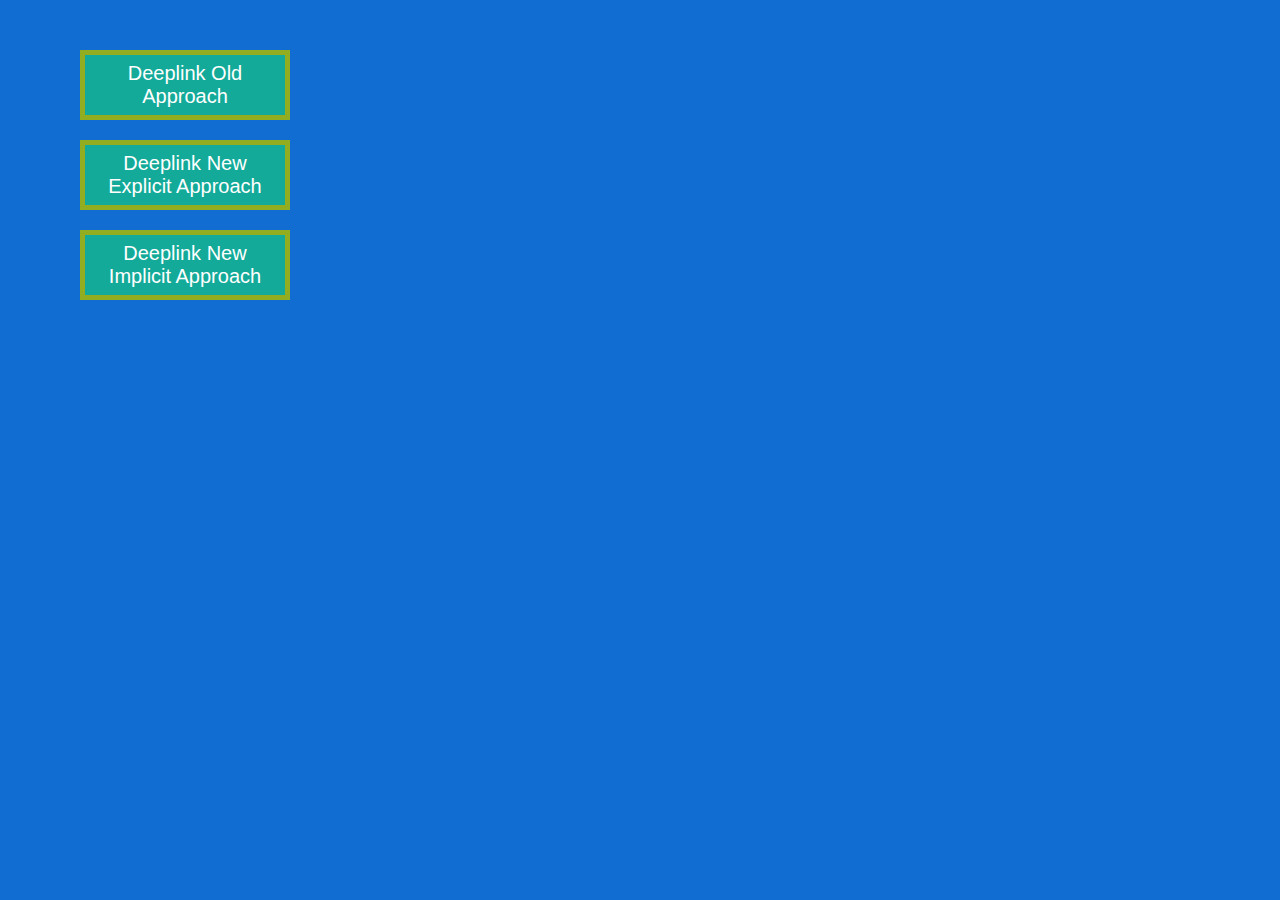
<file: Deeplink-Android-Application-from-Gear-Device/index.html>
<!DOCTYPE html>
<html>
<head>
    <meta charset="utf-8" />
    <meta name="viewport" content="width=device-width, initial-scale=1.0, maximum-scale=1.0">
    <meta name="description" content="Tizen Wearable basic template generated by Samsung Wearable Web IDE"/>

    <title>Tizen Wearable Web IDE - Tizen Wearable - Tizen Wearable basic Application</title>

    <link rel="stylesheet" type="text/css" href="css/style.css"/>
    <script src="js/main.js"></script>
</head>

<body>
  <div class=contents>
	<button id = "idDeepLink_Old">Deeplink Old Approach</button>
	<button id = "idDeepLinkNewExplicit">Deeplink New Explicit Approach</button>
	<button id = "idDeepLinkNewimplicit">Deeplink New Implicit Approach</button>
  </div>
</body>
</html>
</file>
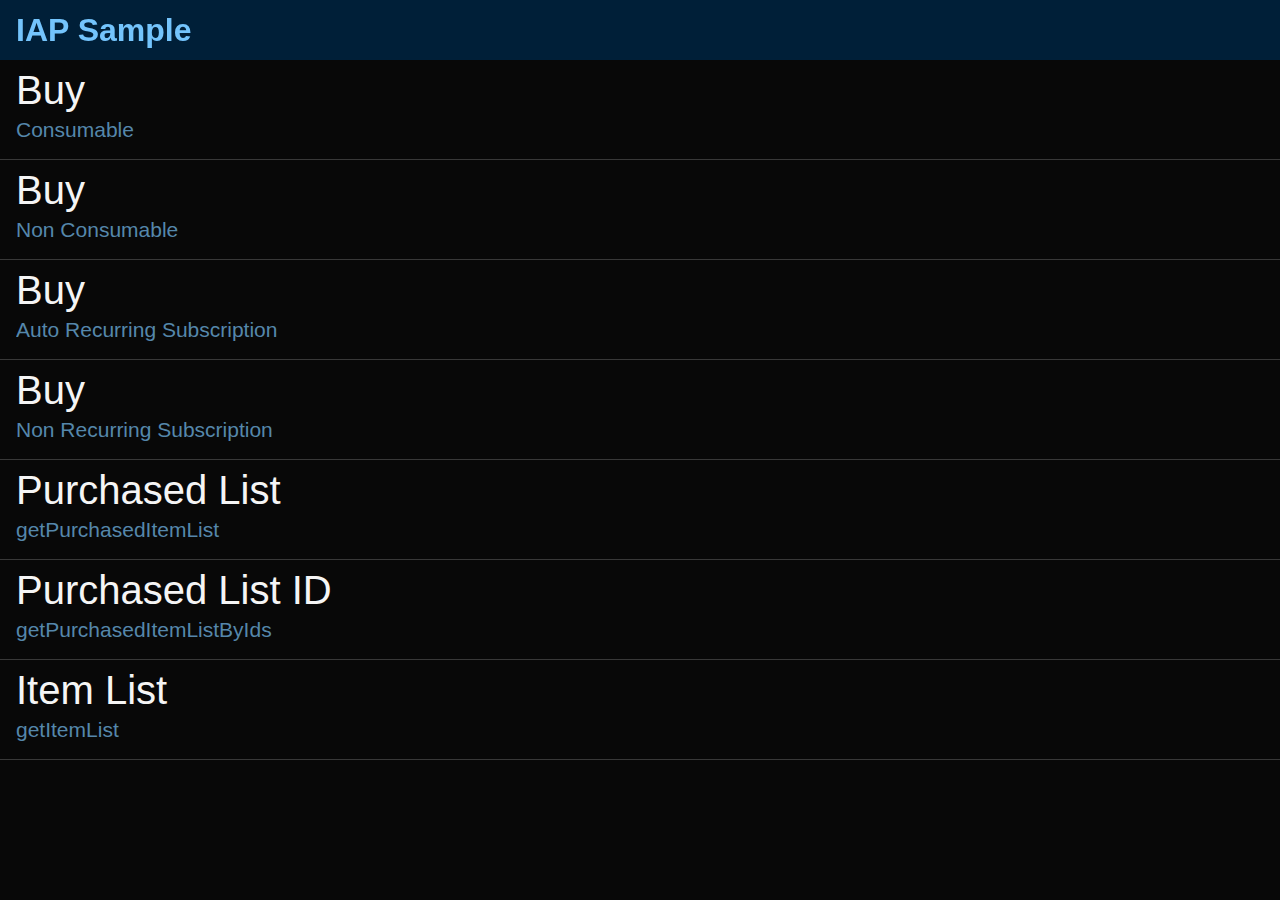
<file: Gear-IAP-Web-Sample/index.html>
<!DOCTYPE html>
<html>
<head>
	<meta name="viewport" content="width=device-width,user-scalable=no">
	<title></title>
	<link rel="stylesheet" href="lib/tau/wearable/theme/default/tau.min.css">
	<link rel="stylesheet" media="all and (-tizen-geometric-shape: circle)" href="lib/tau/wearable/theme/default/tau.circle.min.css">
	
	<!-- load theme file for your application -->
	<link rel="stylesheet" href="css/style.css">
</head>
<body>
	<div class="ui-page" id ="main">
		<header class="ui-header">
			<h2 class="ui-title">IAP Sample</h2>
		</header>
		
		<div class="ui-content">
			<ul class="ui-listview">
				<li class="li-has-multiline" id ="idConsume">
					<a>
						Buy
						<span class="ui-li-sub-text li-text-sub">Consumable</span>
					</a>
				</li>
				 <li class="li-has-multiline" id ="idNonConsume">
					<a>
						Buy
						<span class="ui-li-sub-text li-text-sub">Non Consumable</span>
					</a>
				</li>
				<li class="li-has-multiline" id ="idAutoSubs">
					<a>
						Buy
						<span class="ui-li-sub-text li-text-sub">Auto Recurring Subscription</span>
					</a>
				</li>
				<li class="li-has-multiline" id ="idSubs">
					<a>
						Buy
						<span class="ui-li-sub-text li-text-sub">Non Recurring Subscription</span>
					</a>
				</li>

				<li class="li-has-multiline" id ="idPurItem">
					<a>
						Purchased List
						<span class="ui-li-sub-text li-text-sub">getPurchasedItemList</span>
					</a>
				</li>
				 <li class="li-has-multiline" id ="idPurItemByID">
					<a>
						Purchased List ID
						<span class="ui-li-sub-text li-text-sub">getPurchasedItemListByIds</span>
					</a>
				</li>
				<li class="li-has-multiline"  id ="idGetItem">
					<a>
						Item List
						<span class="ui-li-sub-text li-text-sub">getItemList</span>
					</a>
				</li>
				
				
			</ul>
		</div>
		
		
		
		<!-- div id="1btnPopup" class="ui-popup">
			<div class="ui-popup-content">
				This item has already<br>been purchased.
			</div>
			<div class="ui-popup-footer ui-bottom-button">
				<a id="1btnPopup-cancel" href="#" class="ui-btn" data-rel="back">OK</a>
			</div>
		</div-->
		
		
		
	</div>

	<script type="text/javascript" src="lib/tau/wearable/js/tau.min.js"></script>
	<script src="app.js"></script>
	<script src="lowBatteryCheck.js"></script>
	
</body>
</html>
</file>
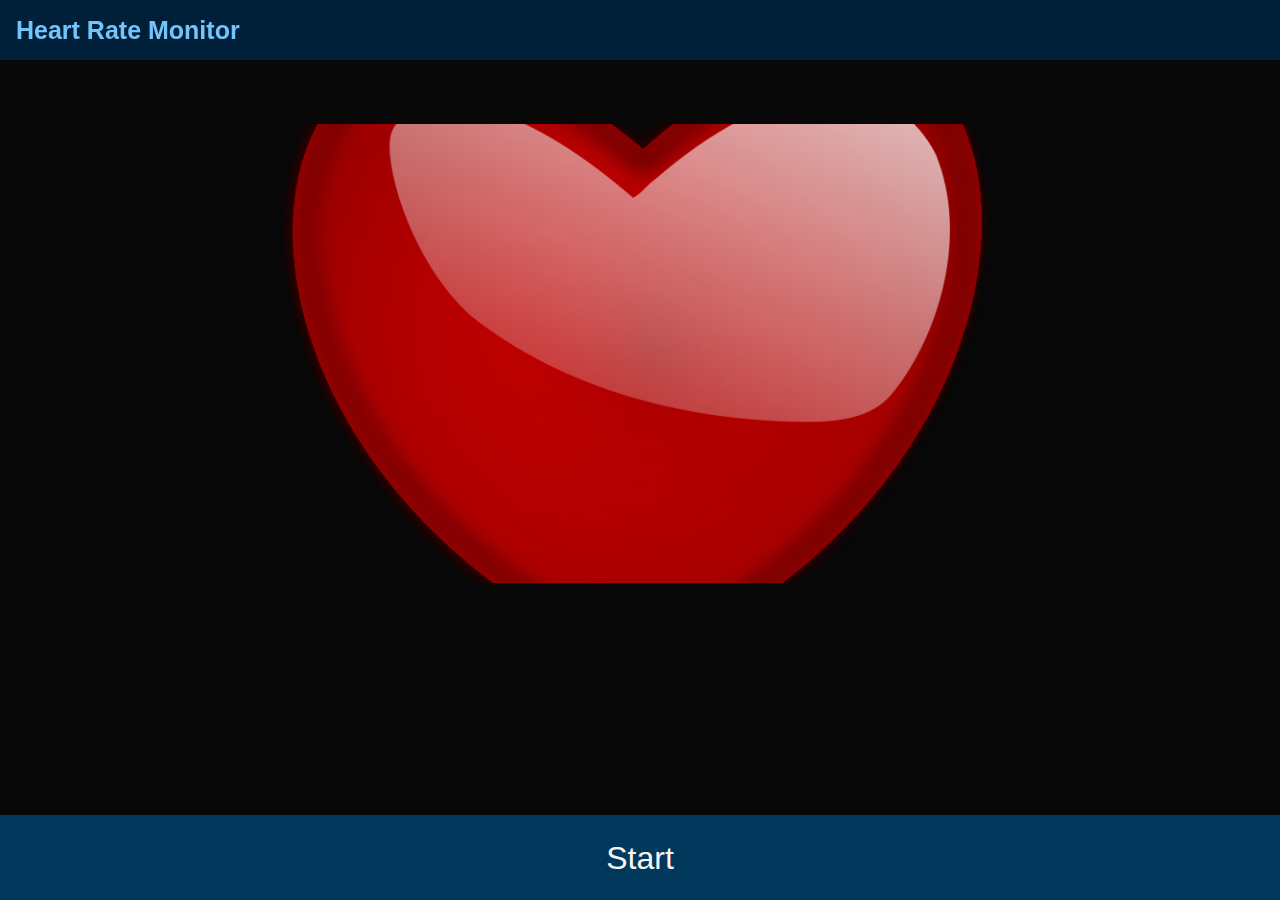
<file: Hear-Rate-Monitor-Developer-Connection/index.html>
<!DOCTYPE html>
<html>
<head>
	<meta name="viewport" content="width=device-width,user-scalable=no">
	<title>Heart Rate Monitor</title>
	
	<!-- ******** Loading style css file of the application ************************ -->
	
	<link rel="stylesheet" href="lib/tau/wearable/theme/default/tau.min.css">
	<link rel="stylesheet" media="all and (-tizen-geometric-shape: circle)" 
		  href="lib/tau/wearable/theme/default/tau.circle.min.css">
	<link rel="stylesheet" href="css/style.css">
</head>

<body onload="init()">

	<!-- ******** Launch page of the applicatin************************************* -->
	
	<div class="ui-page ui-page-active" id="main">
		<div class="ui-header">
            <h2 class="ui-title">Heart Rate Monitor</h2>
        </div>  
        
        <div class="ui-content">
            <div id="heart-rate-value"></div>
            <div id="heart">
                <div id="heart-img"></div>
            </div>
        </div>
		<footer class="ui-footer ui-bottom-button">
            <a id="hrm-control-btn" class="ui-btn">Start</a>
        </footer>
	</div>
	
	<!--***** Below page will be shown when Stop button is tapped by the user****** -->
	
	<div class="ui-page" id="info">
		<div class="ui-header">
			<h2 class="ui-title">HRM Info</h2>
		</div>
		<div class="ui-content">
			<div class="info-text">
				not enough info recorded.
			</div>
		</div>
        <footer class="ui-footer ui-bottom-button">
            <a id="info-back-btn" class="ui-btn">Back</a>
        </footer>
    </div>
	
	<!-- ****** Below page will be show the user heart rate information************ -->
	
	<div class="ui-page" id="information">
		<header class="ui-header">
			<h2 class="ui-title">HRM Information</h2>
		</header>
		<div class="ui-content">
			<ul class="ui-listview">
				<li id ="currentHR">Current HR</li>
				<li id ="maxHR">Max HR</li>
				<li id ="minHR">Min HR</li>
				<li id ="avgHR">Avg HR</li>
			</ul>
		</div>
		<!--**************** Button to deeplink to ABC Mouse application *********** -->
		 <footer class="ui-footer ui-bottom-button">
            <a id="idDeeplink" class="ui-btn">On Phone</a>
        </footer>
        
	</div>
	
	<!-- ******** Loading javascript file of the application *********************** -->
	
	<script type="text/javascript" src="lib/tau/wearable/js/tau.min.js"></script>
	<script type="text/javascript" src="js/circle-helper.js"></script>
	<script src="app.js"></script>
	<script src="lowBatteryCheck.js"></script>
	
</body>
</html>
</file>
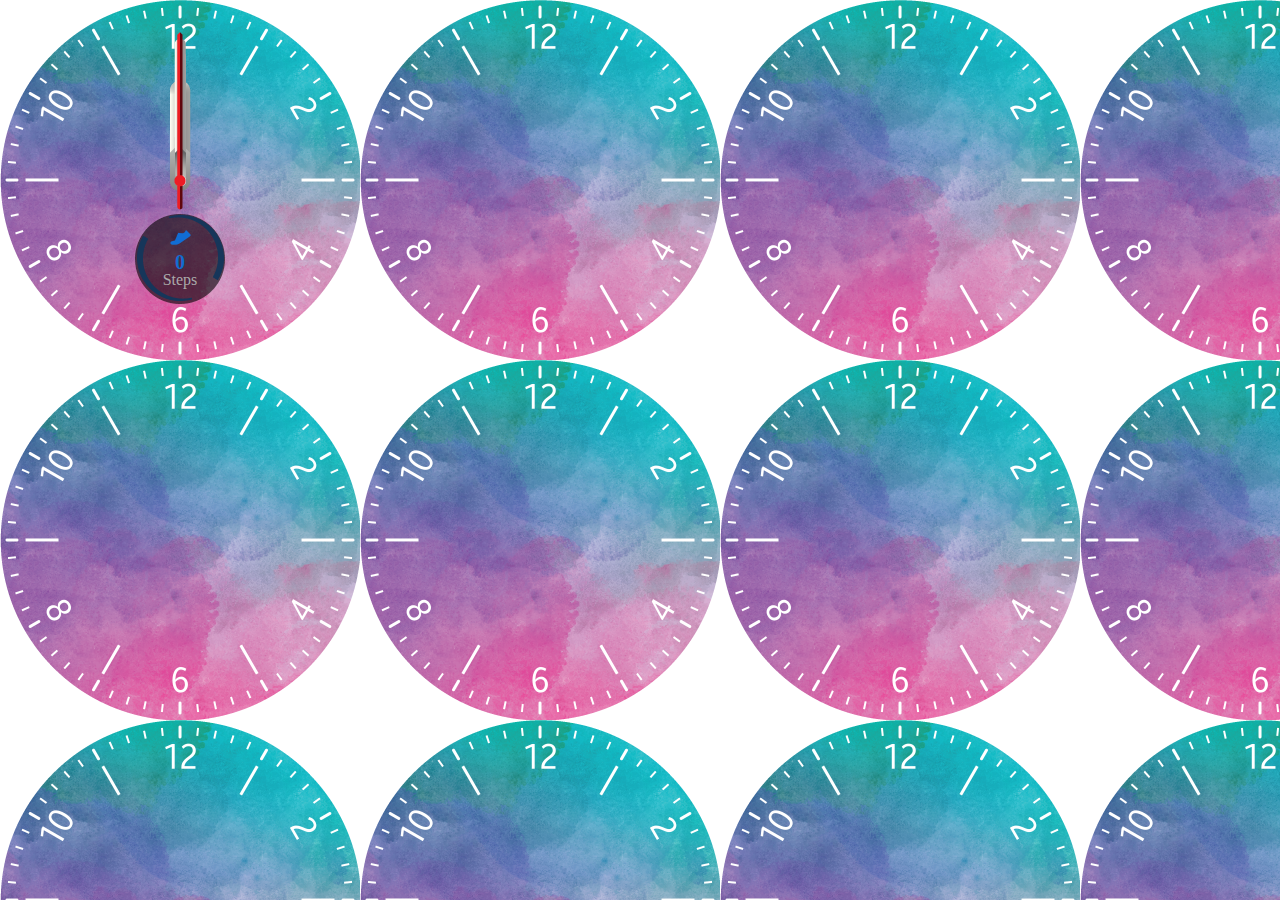
<file: WatchFace/WatchFaceSample/index.html>
<!DOCTYPE html>
<html>

<head>
    <meta charset="utf-8" />
    <meta name="viewport" content="width=device-width, initial-scale=1.0, maximum-scale=1.0">
    <meta name="description" content="Tizen Wearable Web Basic Template" />

    <title>Tizen Wearable Web Basic Application</title>

    <link rel="stylesheet" type="text/css" href="css/style.css" />
   
</head>

<body>
    <div id="container">
        <div id="background" class = "normalBackground">
        	<div id="index"></div>
        	<div id="components-steps">
            	 <div id="step-icon"></div>
            	 <div id="step-count">0</div>
            	 <div id="step-text">Steps</div>
            </div>
            <div id="components-main">
                <div id="hand-main-hour"></div>
                <div id="hand-main-minute"></div>
                <div id="hand-main-second"></div>
            </div>
            <div id="action-steps"></div>
        </div>
    </div>
    
     <script src="js/main.js"></script>
</body>

</html>
</file>
<file: Deeplink-Android-Application-from-Gear-Device/css/style.css>
* {
    font-family: Verdana, Lucida Sans, Arial, Helvetica, sans-serif;
}

body {
    margin: 0px auto;
    background-color:#116DD1;
    
}

.contents {
	display: flex;
	display: -webkit-flex;
	box-sizing: border-box;
	-webkit-box-sizing: border-box;
	height:320px;
}


.content_text {
	font-weight:bold;
	font-size:8em;
	color:#fff;
}

#idDeepLink_Old{
	
	position: absolute;
	left: 80px;
    top: 50px;
    background: #13AA99;
    border: 5px solid #93AD21;
    width: 210px;
    height: 70px;    
    text-align: center;
    color:white;
    font-size: 20px;
}

#idDeepLinkNewExplicit{
	
	position: absolute;
	left: 80px;
    top: 140px;
    background: #13AA99;
    border: 5px solid #93AD21;
    width: 210px;
    height: 70px;    
    text-align: center;
    color:white;
    font-size: 20px;
}
#idDeepLinkNewimplicit{
	
	position: absolute;
	left: 80px;
    top: 230px;
    background: #13AA99;
    border: 5px solid #93AD21;
    width: 210px;
    height: 70px;    
    text-align: center;
    color:white;
    font-size: 20px;
}
</file>
<file: Gear-IAP-Web-Sample/css/style.css>
* {
    font-family: Verdana, Lucida Sans, Arial, Helvetica, sans-serif;
}

body {
    margin: 0px auto;
    background-color:#222;
}


.ui-listview li.li-has-multiline {
	padding-top: 6px;
	padding-bottom: 5px;
	min-height: 100px;
}
.ui-listview li .li-text-sub {
	display: block;
	text-overflow: ellipsis;
	overflow: hidden;
	line-height: 32px;
	font-size: 21px;
}


  .ui-popup-content {
        text-align: center;
        margin-top: 0 !important;
        margin-bottom: 0 !important;
        padding-top: 20% !important;
    }
</file>
<file: Hear-Rate-Monitor-Developer-Connection/css/style.css>
.ui-title {
    font-size: 25px !important;
}
.ui-content {
    font-size: 20px;
}
#heart-rate-value {
    position: absolute;
    text-align: center;
    width: 100%;
    height: 20%;
    font-size: 17vh;
    font-weight: bold;
    z-index: 100;
    margin-top: 15%;
    color: #ffffff;
}
#heart {
    position: absolute;
    width: 100%;
    height: 85%;
}
#heart-img {
    margin: 5% auto;
    background-image: url(../images/heart.png);
    background-position: center;
    background-size: cover;
    width: 60%;
    height: 60%;
}

.ui-footer {
    background-color: transparent;
}
.info-text {
    text-align: left;
    color: #ffffff;
    font-size: 24px;
}
@-webkit-keyframes heartMove360 {
    0%, 50%, 100% {
        width: 35%;
        height: 35%;
    }
    25%, 75% {
        width: 45%;
        height: 45%;
    }
}
@media screen and (-tizen-geometric-shape: circle) {
    .ui-header {
        height: 90px;
    }
    #heart-img {
        width: 45%;
        height: 45%;
    }
    .animate {
        -webkit-animation: heartMove360 1.5s infinite;
    }
    .ui-footer {
        height: 20%;
    }
    .info-text {
        text-align: center;
        margin-left: 5%;
        margin-right: 5%;
    }
}
</file>
<file: WatchFace/WatchFaceSample/css/style.css>
html, body {
    width: 100%;
    height: 100%;
    margin: 0px;
    overflow: hidden;
}

#container {
    width: 100%;
    height: 100%;
    overflow: hidden;
}

.normalBackground {
    width: 100%;
    height: 100%;
    background-image: url("../image/background.png");
}

.amibentBackground {
    width: 100%;
    height: 100%;
    background-image: url("../image/ambient.png");
}

#index {
	position: absolute;
    width: 100%;
    height: 100%;
    background-image: url("../image/index.png");
}

#components-main {
    position: absolute;
    width: 100%;
}

#hand-main-hour {
    position: absolute;
    left: 170px;
    top:80px;
    width: 21px;
    height: 111px;
    background-image: url("../image/hour_hand.png");
    transform-origin: 50% 90%;
   
}

#hand-main-minute {
    position: absolute;
    left: 174px;
    top: 38px;
    width: 12px;
    height: 149px;
    background-image: url("../image/minute_hand.png");
    background-position: center top;
    background-size: contain;
    transform-origin: 50% 95.3%;
}

#hand-main-second {
    position: absolute;
    left: 174px;
    top: 32px;
    width: 12px;
    height: 178px;
    background-image: url("../image/seconds_hand.png");
    background-position: center top;
    background-size: contain;
    transform-origin: 50% 83.15%;
}

#components-steps {
	position: absolute;
	left: 134px;
    top: 213px;
    width: 92px;
    height: 92px;
    background-image: url("../image/steps_bg_03.png");
    background-size: contain;
}

#step-icon {
	position: absolute;
	left: 0px;
    top: 0px;
    width: 92px;
    height: 92px;
    background-image: url("../image/icon_steps_03.png");
    background-size: contain;
}

#step-count {
	position: absolute;
	left: 0px;
    top: 38px;
    width:92px;
    height:20px;
    color:#116DD1;
    text-align: center;
    font-size: 20px;
    font-weight: bold;
}

#step-text {
	position: absolute;
	left: 0px;
    top: 58px;
    width:92px;
    height:20px;
    color:#AAAAAA;
    text-align: center;
}

#action-steps {
	position: absolute;
	left: 134px;
    top: 213px;
    width: 92px;
    height: 92px;
    -webkit-tap-highlight-color: rgba(0, 0, 0, 0);
}
</file>
<file: Gear-IAP-Web-Sample/lib/tau/wearable/theme/default/tau.min.css>
/*
 * Copyright (c) 2015 Samsung Electronics Co., Ltd
 *
 * Licensed under the Flora License, Version 1.1 (the "License");
 * you may not use this file except in compliance with the License.
 * You may obtain a copy of the License at
 *
 *     http://floralicense.org/license/
 *
 * Unless required by applicable law or agreed to in writing, software
 * distributed under the License is distributed on an "AS IS" BASIS,
 * WITHOUT WARRANTIES OR CONDITIONS OF ANY KIND, either express or implied.
 * See the License for the specific language governing permissions and
 * limitations under the License.
 */
*{outline:0}article,aside,details,figcaption,figure,footer,header,hgroup,nav,section,summary{display:block}audio,canvas,video{display:inline-block;*display:inline;*zoom:1}audio:not([controls]){display:none;height:0}[hidden]{display:none}html{font-size:100%;-webkit-text-size-adjust:100%;-moz-text-size-adjust:100%;-ms-text-size-adjust:100%;-o-text-size-adjust:100%;text-size-adjust:100%}html,button,input,select,textarea{font-family:Tizen,Samsung Sans,Helvetica}body{margin:0}h1{font-size:2em;margin:.67em 0}h2{font-size:1.5em;margin:.83em 0}h3{font-size:1.17em;margin:1em 0}h4{font-size:1em;margin:1.33em 0}h5{font-size:.83em;margin:1.67em 0}h6{font-size:.75em;margin:2.33em 0}abbr[title]{border-bottom:1px dotted}b,strong{font-weight:700}blockquote{margin:1em 40px}dfn{font-style:italic}mark{background:#ff0;color:#000}p,pre{margin:1em 0}code,kbd,pre,samp{font-family:monospace,serif;_font-family:'courier new',monospace;font-size:1em}pre{white-space:pre;white-space:pre-wrap;word-wrap:break-word}q{quotes:none}q:before,q:after{content:'';content:none}small{font-size:75%}sub,sup{font-size:75%;line-height:0;position:relative;vertical-align:baseline}sup{top:-.5em}sub{bottom:-.25em}dl,menu,ol,ul{margin:1em 0}dd{margin:0 0 0 40px}menu,ol,ul{padding:0 0 0 40px}nav ul,nav ol{list-style:none;list-style-image:none}img{border:0;-ms-interpolation-mode:bicubic}svg:not(:root){overflow:hidden}figure{margin:0}form{margin:0}fieldset{border:1px solid silver;margin:0 2px;padding:.35em .625em .75em}legend{border:0;padding:0;white-space:normal;*margin-left:-7px}button,input,select,textarea{font-size:100%;margin:0;vertical-align:baseline;*vertical-align:middle}button,input{line-height:normal}button[disabled],input[disabled]{cursor:default}input[type=time],input[type=date]{color:#000}input[type=search]{-webkit-appearance:textfield;-moz-appearance:textfield;-ms-appearance:textfield;-o-appearance:textfield;appearance:textfield;-webkit-box-sizing:content-box;-moz-box-sizing:content-box;box-sizing:content-box}input[type=search]::-webkit-search-cancel-button,input[type=search]::-webkit-search-decoration{-webkit-appearance:none;-moz-appearance:none;-ms-appearance:none;-o-appearance:none;appearance:none}button::-moz-focus-inner,input::-moz-focus-inner{border:0;padding:0}textarea{overflow:auto;vertical-align:top}table{border-collapse:collapse;border-spacing:0}.tau-info-theme{position:absolute;top:-999px;left:-999px}.screen-hidden{visibility:hidden;position:absolute;top:-10000em;left:-10000em}button,input{outline:0;cursor:pointer}*{-webkit-box-sizing:border-box;-moz-box-sizing:border-box;box-sizing:border-box}a{text-decoration:none!important;color:rgba(245,245,245,1)}ul,li{margin:0;padding:0;list-style-type:none}img{margin:0;padding:0}html{-webkit-tap-highlight-color:rgba(0,0,0,0)}body{height:100%;font-size:2.125rem;font-family:Tizen,Samsung Sans,Helvetica;background:rgba(8,8,8,1);color:rgba(245,245,245,1)}.ui-page{width:100%;height:100%;overflow:hidden;position:absolute;top:0;left:0;display:none;background:rgba(8,8,8,1);-webkit-tap-highlight-color:rgba(0,0,0,0)}.ui-page.ui-page-active{display:flex;display:-webkit-flex;flex-direction:column;-webkit-flex-direction:column}.ui-page.ui-page-build{display:flex;display:-webkit-flex;flex-direction:column;-webkit-flex-direction:column;visibility:hidden}.ui-content{width:100%;height:auto;overflow:auto;-webkit-overflow-scrolling:touch;-moz-overflow-scrolling:touch;-o-overflow-scrolling:touch;-ms-overflow-scrolling:touch;overflow-scrolling:touch;flex:1;-webkit-flex:1}.ui-header{position:relative;width:100%;height:60px;line-height:60px;background-color:rgba(0,31,56,1)}.ui-header .ui-title{color:rgba(116,196,252,1);font-size:32px;font-weight:700;white-space:nowrap;overflow:hidden;margin:0;padding-left:16px;padding-right:16px;-webkit-mask-image:-webkit-linear-gradient(left,#000 80%,rgba(0,0,0,0) 95%)}.ui-header .ui-title.ui-icon{padding-left:60px;background-position:16px 14px;background-size:34px 34px;background-repeat:no-repeat}.ui-header.ui-has-more .ui-title{padding-right:78px;-webkit-mask-image:-webkit-linear-gradient(left,#000 70%,rgba(0,0,0,0) 75%)}.ui-header button.ui-more,.ui-header input.ui-more{border:0 none;padding:0}.ui-header .ui-more-disable{cursor:default;background-color:transparent}.ui-header .ui-more{display:block;position:absolute;top:0;right:0;width:68px;height:100%;overflow:hidden;text-indent:-1000em;background-position:center center;background-color:transparent;cursor:pointer}.ui-header .ui-more:active{background-color:rgba(23,73,115,1)}.ui-header .ui-more.ui-icon-detail{background-color:rgba(116,196,252,1);-webkit-mask-image:url(./images/Actionbar/tw_ic_menu_detail_normal_holo_dark.png);-moz-mask-image:url(./images/Actionbar/tw_ic_menu_detail_normal_holo_dark.png);-ms-mask-image:url(./images/Actionbar/tw_ic_menu_detail_normal_holo_dark.png);-o-mask-image:url(./images/Actionbar/tw_ic_menu_detail_normal_holo_dark.png);mask-image:url(./images/Actionbar/tw_ic_menu_detail_normal_holo_dark.png);-webkit-mask-size:3.25rem 3.75rem;-moz-mask-size:3.25rem 3.75rem;-ms-mask-size:3.25rem 3.75rem;-o-mask-size:3.25rem 3.75rem;mask-size:3.25rem 3.75rem;-webkit-mask-position:center;-moz-mask-position:center;-ms-mask-position:center;-o-mask-position:center;mask-position:center;-webkit-mask-repeat:no-repeat;-moz-mask-repeat:no-repeat;-ms-mask-repeat:no-repeat;-o-mask-repeat:no-repeat;mask-repeat:no-repeat}.ui-header .ui-more.ui-icon-detail[disabled=disabled]{cursor:default;background-color:transparent;background-color:rgba(116,196,252,.2);-webkit-mask-image:url(./images/Actionbar/tw_ic_menu_detail_disable_holo_dark.png);-moz-mask-image:url(./images/Actionbar/tw_ic_menu_detail_disable_holo_dark.png);-ms-mask-image:url(./images/Actionbar/tw_ic_menu_detail_disable_holo_dark.png);-o-mask-image:url(./images/Actionbar/tw_ic_menu_detail_disable_holo_dark.png);mask-image:url(./images/Actionbar/tw_ic_menu_detail_disable_holo_dark.png);-webkit-mask-size:3.25rem 3.75rem;-moz-mask-size:3.25rem 3.75rem;-ms-mask-size:3.25rem 3.75rem;-o-mask-size:3.25rem 3.75rem;mask-size:3.25rem 3.75rem;-webkit-mask-position:center;-moz-mask-position:center;-ms-mask-position:center;-o-mask-position:center;mask-position:center;-webkit-mask-repeat:no-repeat;-moz-mask-repeat:no-repeat;-ms-mask-repeat:no-repeat;-o-mask-repeat:no-repeat;mask-repeat:no-repeat}.ui-header .ui-more.ui-icon-overflow{background-color:rgba(116,196,252,1);-webkit-mask-image:url(./images/Actionbar/tw_ic_menu_moreoverflow_holo_dark.png);-moz-mask-image:url(./images/Actionbar/tw_ic_menu_moreoverflow_holo_dark.png);-ms-mask-image:url(./images/Actionbar/tw_ic_menu_moreoverflow_holo_dark.png);-o-mask-image:url(./images/Actionbar/tw_ic_menu_moreoverflow_holo_dark.png);mask-image:url(./images/Actionbar/tw_ic_menu_moreoverflow_holo_dark.png);-webkit-mask-size:3.25rem 3.75rem;-moz-mask-size:3.25rem 3.75rem;-ms-mask-size:3.25rem 3.75rem;-o-mask-size:3.25rem 3.75rem;mask-size:3.25rem 3.75rem;-webkit-mask-position:center;-moz-mask-position:center;-ms-mask-position:center;-o-mask-position:center;mask-position:center;-webkit-mask-repeat:no-repeat;-moz-mask-repeat:no-repeat;-ms-mask-repeat:no-repeat;-o-mask-repeat:no-repeat;mask-repeat:no-repeat}.ui-header .ui-more.ui-icon-overflow[disabled=disabled]{cursor:default;background-color:transparent;background-color:rgba(116,196,252,.2);-webkit-mask-image:url(./images/Actionbar/tw_ic_menu_moreoverflow_holo_dark.png);-moz-mask-image:url(./images/Actionbar/tw_ic_menu_moreoverflow_holo_dark.png);-ms-mask-image:url(./images/Actionbar/tw_ic_menu_moreoverflow_holo_dark.png);-o-mask-image:url(./images/Actionbar/tw_ic_menu_moreoverflow_holo_dark.png);mask-image:url(./images/Actionbar/tw_ic_menu_moreoverflow_holo_dark.png);-webkit-mask-size:3.25rem 3.75rem;-moz-mask-size:3.25rem 3.75rem;-ms-mask-size:3.25rem 3.75rem;-o-mask-size:3.25rem 3.75rem;mask-size:3.25rem 3.75rem;-webkit-mask-position:center;-moz-mask-position:center;-ms-mask-position:center;-o-mask-position:center;mask-position:center;-webkit-mask-repeat:no-repeat;-moz-mask-repeat:no-repeat;-ms-mask-repeat:no-repeat;-o-mask-repeat:no-repeat;mask-repeat:no-repeat}.ui-header .ui-more.ui-icon-selectall{background-color:rgba(116,196,252,1);-webkit-mask-image:url(./images/Actionbar/tw_ic_menu_selectall_normal_holo_dark.png);-moz-mask-image:url(./images/Actionbar/tw_ic_menu_selectall_normal_holo_dark.png);-ms-mask-image:url(./images/Actionbar/tw_ic_menu_selectall_normal_holo_dark.png);-o-mask-image:url(./images/Actionbar/tw_ic_menu_selectall_normal_holo_dark.png);mask-image:url(./images/Actionbar/tw_ic_menu_selectall_normal_holo_dark.png);-webkit-mask-size:3.25rem 3.75rem;-moz-mask-size:3.25rem 3.75rem;-ms-mask-size:3.25rem 3.75rem;-o-mask-size:3.25rem 3.75rem;mask-size:3.25rem 3.75rem;-webkit-mask-position:center;-moz-mask-position:center;-ms-mask-position:center;-o-mask-position:center;mask-position:center;-webkit-mask-repeat:no-repeat;-moz-mask-repeat:no-repeat;-ms-mask-repeat:no-repeat;-o-mask-repeat:no-repeat;mask-repeat:no-repeat}.ui-header .ui-more.ui-icon-selectall[disabled=disabled]{cursor:default;background-color:transparent;background-color:rgba(116,196,252,.2);-webkit-mask-image:url(./images/Actionbar/tw_ic_menu_selectall_disable_holo_dark.png);-moz-mask-image:url(./images/Actionbar/tw_ic_menu_selectall_disable_holo_dark.png);-ms-mask-image:url(./images/Actionbar/tw_ic_menu_selectall_disable_holo_dark.png);-o-mask-image:url(./images/Actionbar/tw_ic_menu_selectall_disable_holo_dark.png);mask-image:url(./images/Actionbar/tw_ic_menu_selectall_disable_holo_dark.png);-webkit-mask-size:3.25rem 3.75rem;-moz-mask-size:3.25rem 3.75rem;-ms-mask-size:3.25rem 3.75rem;-o-mask-size:3.25rem 3.75rem;mask-size:3.25rem 3.75rem;-webkit-mask-position:center;-moz-mask-position:center;-ms-mask-position:center;-o-mask-position:center;mask-position:center;-webkit-mask-repeat:no-repeat;-moz-mask-repeat:no-repeat;-ms-mask-repeat:no-repeat;-o-mask-repeat:no-repeat;mask-repeat:no-repeat}.ui-footer{width:100%;height:85px;position:relative;bottom:0;left:0}.ui-footer .ui-btn.ui-btn-icon-only{position:relative;text-indent:-624.9375rem}.ui-footer .ui-btn.ui-btn-icon-only::before{content:"";position:absolute;-webkit-mask-size:3.125rem 3.125rem;-webkit-mask-repeat:no-repeat;width:3.125rem;height:3.125rem;top:50%;left:50%;transform:translate3d(-50%,-50%,0)}.ui-page.ui-scroll-on .ui-scroller{width:100%;height:auto;overflow:hidden;overflow-y:auto;-webkit-overflow-scrolling:touch;-moz-overflow-scrolling:touch;-o-overflow-scrolling:touch;-ms-overflow-scrolling:touch;overflow-scrolling:touch;flex:1;-webkit-flex:1}.ui-page.ui-scroll-on .ui-content{height:auto!important;flex:none;-webkit-flex:none}.ui-page.ui-scroll-on .ui-footer{position:relative}.ui-footer.ui-fixed{position:fixed!important;bottom:0;left:0;width:100%;-webkit-transform:translate3d(0,0,0)}.ui-grid-col>*{float:left}.ui-page .ui-grid-col-1>*{float:left}.ui-page .ui-grid-col-1>*{width:100%}.ui-page .ui-grid-col-2>*{float:left}.ui-page .ui-grid-col-2>*{width:50%}.ui-page .ui-grid-col-3>*{float:left}.ui-page .ui-grid-col-3>*{width:33.333333333333336%}.ui-grid-row>*{display:block}@-webkit-keyframes indeterminate{0%{-webkit-mask-image:url(./images/Progress/tw_progressbar_indeterminate1_holo_dark.png);-moz-mask-image:url(./images/Progress/tw_progressbar_indeterminate1_holo_dark.png);-ms-mask-image:url(./images/Progress/tw_progressbar_indeterminate1_holo_dark.png);-o-mask-image:url(./images/Progress/tw_progressbar_indeterminate1_holo_dark.png);mask-image:url(./images/Progress/tw_progressbar_indeterminate1_holo_dark.png);-webkit-mask-repeat:no-repeat;-moz-mask-repeat:no-repeat;-ms-mask-repeat:no-repeat;-o-mask-repeat:no-repeat;mask-repeat:no-repeat;background-color:rgba(0,77,153,1)}25%{-webkit-mask-image:url(./images/Progress/tw_progressbar_indeterminate2_holo_dark.png);-moz-mask-image:url(./images/Progress/tw_progressbar_indeterminate2_holo_dark.png);-ms-mask-image:url(./images/Progress/tw_progressbar_indeterminate2_holo_dark.png);-o-mask-image:url(./images/Progress/tw_progressbar_indeterminate2_holo_dark.png);mask-image:url(./images/Progress/tw_progressbar_indeterminate2_holo_dark.png);-webkit-mask-repeat:no-repeat;-moz-mask-repeat:no-repeat;-ms-mask-repeat:no-repeat;-o-mask-repeat:no-repeat;mask-repeat:no-repeat;background-color:rgba(0,77,153,1)}50%{-webkit-mask-image:url(./images/Progress/tw_progressbar_indeterminate3_holo_dark.png);-moz-mask-image:url(./images/Progress/tw_progressbar_indeterminate3_holo_dark.png);-ms-mask-image:url(./images/Progress/tw_progressbar_indeterminate3_holo_dark.png);-o-mask-image:url(./images/Progress/tw_progressbar_indeterminate3_holo_dark.png);mask-image:url(./images/Progress/tw_progressbar_indeterminate3_holo_dark.png);-webkit-mask-repeat:no-repeat;-moz-mask-repeat:no-repeat;-ms-mask-repeat:no-repeat;-o-mask-repeat:no-repeat;mask-repeat:no-repeat;background-color:rgba(0,77,153,1)}75%{-webkit-mask-image:url(./images/Progress/tw_progressbar_indeterminate4_holo_dark.png);-moz-mask-image:url(./images/Progress/tw_progressbar_indeterminate4_holo_dark.png);-ms-mask-image:url(./images/Progress/tw_progressbar_indeterminate4_holo_dark.png);-o-mask-image:url(./images/Progress/tw_progressbar_indeterminate4_holo_dark.png);mask-image:url(./images/Progress/tw_progressbar_indeterminate4_holo_dark.png);-webkit-mask-repeat:no-repeat;-moz-mask-repeat:no-repeat;-ms-mask-repeat:no-repeat;-o-mask-repeat:no-repeat;mask-repeat:no-repeat;background-color:rgba(0,77,153,1)}100%{-webkit-mask-image:url(./images/Progress/tw_progressbar_indeterminate5_holo_dark.png);-moz-mask-image:url(./images/Progress/tw_progressbar_indeterminate5_holo_dark.png);-ms-mask-image:url(./images/Progress/tw_progressbar_indeterminate5_holo_dark.png);-o-mask-image:url(./images/Progress/tw_progressbar_indeterminate5_holo_dark.png);mask-image:url(./images/Progress/tw_progressbar_indeterminate5_holo_dark.png);-webkit-mask-repeat:no-repeat;-moz-mask-repeat:no-repeat;-ms-mask-repeat:no-repeat;-o-mask-repeat:no-repeat;mask-repeat:no-repeat;background-color:rgba(0,77,153,1)}}@-moz-keyframes indeterminate{0%{-webkit-mask-image:url(./images/Progress/tw_progressbar_indeterminate1_holo_dark.png);-moz-mask-image:url(./images/Progress/tw_progressbar_indeterminate1_holo_dark.png);-ms-mask-image:url(./images/Progress/tw_progressbar_indeterminate1_holo_dark.png);-o-mask-image:url(./images/Progress/tw_progressbar_indeterminate1_holo_dark.png);mask-image:url(./images/Progress/tw_progressbar_indeterminate1_holo_dark.png);-webkit-mask-repeat:no-repeat;-moz-mask-repeat:no-repeat;-ms-mask-repeat:no-repeat;-o-mask-repeat:no-repeat;mask-repeat:no-repeat;background-color:rgba(0,77,153,1)}25%{-webkit-mask-image:url(./images/Progress/tw_progressbar_indeterminate2_holo_dark.png);-moz-mask-image:url(./images/Progress/tw_progressbar_indeterminate2_holo_dark.png);-ms-mask-image:url(./images/Progress/tw_progressbar_indeterminate2_holo_dark.png);-o-mask-image:url(./images/Progress/tw_progressbar_indeterminate2_holo_dark.png);mask-image:url(./images/Progress/tw_progressbar_indeterminate2_holo_dark.png);-webkit-mask-repeat:no-repeat;-moz-mask-repeat:no-repeat;-ms-mask-repeat:no-repeat;-o-mask-repeat:no-repeat;mask-repeat:no-repeat;background-color:rgba(0,77,153,1)}50%{-webkit-mask-image:url(./images/Progress/tw_progressbar_indeterminate3_holo_dark.png);-moz-mask-image:url(./images/Progress/tw_progressbar_indeterminate3_holo_dark.png);-ms-mask-image:url(./images/Progress/tw_progressbar_indeterminate3_holo_dark.png);-o-mask-image:url(./images/Progress/tw_progressbar_indeterminate3_holo_dark.png);mask-image:url(./images/Progress/tw_progressbar_indeterminate3_holo_dark.png);-webkit-mask-repeat:no-repeat;-moz-mask-repeat:no-repeat;-ms-mask-repeat:no-repeat;-o-mask-repeat:no-repeat;mask-repeat:no-repeat;background-color:rgba(0,77,153,1)}75%{-webkit-mask-image:url(./images/Progress/tw_progressbar_indeterminate4_holo_dark.png);-moz-mask-image:url(./images/Progress/tw_progressbar_indeterminate4_holo_dark.png);-ms-mask-image:url(./images/Progress/tw_progressbar_indeterminate4_holo_dark.png);-o-mask-image:url(./images/Progress/tw_progressbar_indeterminate4_holo_dark.png);mask-image:url(./images/Progress/tw_progressbar_indeterminate4_holo_dark.png);-webkit-mask-repeat:no-repeat;-moz-mask-repeat:no-repeat;-ms-mask-repeat:no-repeat;-o-mask-repeat:no-repeat;mask-repeat:no-repeat;background-color:rgba(0,77,153,1)}100%{-webkit-mask-image:url(./images/Progress/tw_progressbar_indeterminate5_holo_dark.png);-moz-mask-image:url(./images/Progress/tw_progressbar_indeterminate5_holo_dark.png);-ms-mask-image:url(./images/Progress/tw_progressbar_indeterminate5_holo_dark.png);-o-mask-image:url(./images/Progress/tw_progressbar_indeterminate5_holo_dark.png);mask-image:url(./images/Progress/tw_progressbar_indeterminate5_holo_dark.png);-webkit-mask-repeat:no-repeat;-moz-mask-repeat:no-repeat;-ms-mask-repeat:no-repeat;-o-mask-repeat:no-repeat;mask-repeat:no-repeat;background-color:rgba(0,77,153,1)}}@-ms-keyframes indeterminate{0%{-webkit-mask-image:url(./images/Progress/tw_progressbar_indeterminate1_holo_dark.png);-moz-mask-image:url(./images/Progress/tw_progressbar_indeterminate1_holo_dark.png);-ms-mask-image:url(./images/Progress/tw_progressbar_indeterminate1_holo_dark.png);-o-mask-image:url(./images/Progress/tw_progressbar_indeterminate1_holo_dark.png);mask-image:url(./images/Progress/tw_progressbar_indeterminate1_holo_dark.png);-webkit-mask-repeat:no-repeat;-moz-mask-repeat:no-repeat;-ms-mask-repeat:no-repeat;-o-mask-repeat:no-repeat;mask-repeat:no-repeat;background-color:rgba(0,77,153,1)}25%{-webkit-mask-image:url(./images/Progress/tw_progressbar_indeterminate2_holo_dark.png);-moz-mask-image:url(./images/Progress/tw_progressbar_indeterminate2_holo_dark.png);-ms-mask-image:url(./images/Progress/tw_progressbar_indeterminate2_holo_dark.png);-o-mask-image:url(./images/Progress/tw_progressbar_indeterminate2_holo_dark.png);mask-image:url(./images/Progress/tw_progressbar_indeterminate2_holo_dark.png);-webkit-mask-repeat:no-repeat;-moz-mask-repeat:no-repeat;-ms-mask-repeat:no-repeat;-o-mask-repeat:no-repeat;mask-repeat:no-repeat;background-color:rgba(0,77,153,1)}50%{-webkit-mask-image:url(./images/Progress/tw_progressbar_indeterminate3_holo_dark.png);-moz-mask-image:url(./images/Progress/tw_progressbar_indeterminate3_holo_dark.png);-ms-mask-image:url(./images/Progress/tw_progressbar_indeterminate3_holo_dark.png);-o-mask-image:url(./images/Progress/tw_progressbar_indeterminate3_holo_dark.png);mask-image:url(./images/Progress/tw_progressbar_indeterminate3_holo_dark.png);-webkit-mask-repeat:no-repeat;-moz-mask-repeat:no-repeat;-ms-mask-repeat:no-repeat;-o-mask-repeat:no-repeat;mask-repeat:no-repeat;background-color:rgba(0,77,153,1)}75%{-webkit-mask-image:url(./images/Progress/tw_progressbar_indeterminate4_holo_dark.png);-moz-mask-image:url(./images/Progress/tw_progressbar_indeterminate4_holo_dark.png);-ms-mask-image:url(./images/Progress/tw_progressbar_indeterminate4_holo_dark.png);-o-mask-image:url(./images/Progress/tw_progressbar_indeterminate4_holo_dark.png);mask-image:url(./images/Progress/tw_progressbar_indeterminate4_holo_dark.png);-webkit-mask-repeat:no-repeat;-moz-mask-repeat:no-repeat;-ms-mask-repeat:no-repeat;-o-mask-repeat:no-repeat;mask-repeat:no-repeat;background-color:rgba(0,77,153,1)}100%{-webkit-mask-image:url(./images/Progress/tw_progressbar_indeterminate5_holo_dark.png);-moz-mask-image:url(./images/Progress/tw_progressbar_indeterminate5_holo_dark.png);-ms-mask-image:url(./images/Progress/tw_progressbar_indeterminate5_holo_dark.png);-o-mask-image:url(./images/Progress/tw_progressbar_indeterminate5_holo_dark.png);mask-image:url(./images/Progress/tw_progressbar_indeterminate5_holo_dark.png);-webkit-mask-repeat:no-repeat;-moz-mask-repeat:no-repeat;-ms-mask-repeat:no-repeat;-o-mask-repeat:no-repeat;mask-repeat:no-repeat;background-color:rgba(0,77,153,1)}}@-o-keyframes indeterminate{0%{-webkit-mask-image:url(./images/Progress/tw_progressbar_indeterminate1_holo_dark.png);-moz-mask-image:url(./images/Progress/tw_progressbar_indeterminate1_holo_dark.png);-ms-mask-image:url(./images/Progress/tw_progressbar_indeterminate1_holo_dark.png);-o-mask-image:url(./images/Progress/tw_progressbar_indeterminate1_holo_dark.png);mask-image:url(./images/Progress/tw_progressbar_indeterminate1_holo_dark.png);-webkit-mask-repeat:no-repeat;-moz-mask-repeat:no-repeat;-ms-mask-repeat:no-repeat;-o-mask-repeat:no-repeat;mask-repeat:no-repeat;background-color:rgba(0,77,153,1)}25%{-webkit-mask-image:url(./images/Progress/tw_progressbar_indeterminate2_holo_dark.png);-moz-mask-image:url(./images/Progress/tw_progressbar_indeterminate2_holo_dark.png);-ms-mask-image:url(./images/Progress/tw_progressbar_indeterminate2_holo_dark.png);-o-mask-image:url(./images/Progress/tw_progressbar_indeterminate2_holo_dark.png);mask-image:url(./images/Progress/tw_progressbar_indeterminate2_holo_dark.png);-webkit-mask-repeat:no-repeat;-moz-mask-repeat:no-repeat;-ms-mask-repeat:no-repeat;-o-mask-repeat:no-repeat;mask-repeat:no-repeat;background-color:rgba(0,77,153,1)}50%{-webkit-mask-image:url(./images/Progress/tw_progressbar_indeterminate3_holo_dark.png);-moz-mask-image:url(./images/Progress/tw_progressbar_indeterminate3_holo_dark.png);-ms-mask-image:url(./images/Progress/tw_progressbar_indeterminate3_holo_dark.png);-o-mask-image:url(./images/Progress/tw_progressbar_indeterminate3_holo_dark.png);mask-image:url(./images/Progress/tw_progressbar_indeterminate3_holo_dark.png);-webkit-mask-repeat:no-repeat;-moz-mask-repeat:no-repeat;-ms-mask-repeat:no-repeat;-o-mask-repeat:no-repeat;mask-repeat:no-repeat;background-color:rgba(0,77,153,1)}75%{-webkit-mask-image:url(./images/Progress/tw_progressbar_indeterminate4_holo_dark.png);-moz-mask-image:url(./images/Progress/tw_progressbar_indeterminate4_holo_dark.png);-ms-mask-image:url(./images/Progress/tw_progressbar_indeterminate4_holo_dark.png);-o-mask-image:url(./images/Progress/tw_progressbar_indeterminate4_holo_dark.png);mask-image:url(./images/Progress/tw_progressbar_indeterminate4_holo_dark.png);-webkit-mask-repeat:no-repeat;-moz-mask-repeat:no-repeat;-ms-mask-repeat:no-repeat;-o-mask-repeat:no-repeat;mask-repeat:no-repeat;background-color:rgba(0,77,153,1)}100%{-webkit-mask-image:url(./images/Progress/tw_progressbar_indeterminate5_holo_dark.png);-moz-mask-image:url(./images/Progress/tw_progressbar_indeterminate5_holo_dark.png);-ms-mask-image:url(./images/Progress/tw_progressbar_indeterminate5_holo_dark.png);-o-mask-image:url(./images/Progress/tw_progressbar_indeterminate5_holo_dark.png);mask-image:url(./images/Progress/tw_progressbar_indeterminate5_holo_dark.png);-webkit-mask-repeat:no-repeat;-moz-mask-repeat:no-repeat;-ms-mask-repeat:no-repeat;-o-mask-repeat:no-repeat;mask-repeat:no-repeat;background-color:rgba(0,77,153,1)}}@keyframes indeterminate{0%{-webkit-mask-image:url(./images/Progress/tw_progressbar_indeterminate1_holo_dark.png);-moz-mask-image:url(./images/Progress/tw_progressbar_indeterminate1_holo_dark.png);-ms-mask-image:url(./images/Progress/tw_progressbar_indeterminate1_holo_dark.png);-o-mask-image:url(./images/Progress/tw_progressbar_indeterminate1_holo_dark.png);mask-image:url(./images/Progress/tw_progressbar_indeterminate1_holo_dark.png);-webkit-mask-repeat:no-repeat;-moz-mask-repeat:no-repeat;-ms-mask-repeat:no-repeat;-o-mask-repeat:no-repeat;mask-repeat:no-repeat;background-color:rgba(0,77,153,1)}25%{-webkit-mask-image:url(./images/Progress/tw_progressbar_indeterminate2_holo_dark.png);-moz-mask-image:url(./images/Progress/tw_progressbar_indeterminate2_holo_dark.png);-ms-mask-image:url(./images/Progress/tw_progressbar_indeterminate2_holo_dark.png);-o-mask-image:url(./images/Progress/tw_progressbar_indeterminate2_holo_dark.png);mask-image:url(./images/Progress/tw_progressbar_indeterminate2_holo_dark.png);-webkit-mask-repeat:no-repeat;-moz-mask-repeat:no-repeat;-ms-mask-repeat:no-repeat;-o-mask-repeat:no-repeat;mask-repeat:no-repeat;background-color:rgba(0,77,153,1)}50%{-webkit-mask-image:url(./images/Progress/tw_progressbar_indeterminate3_holo_dark.png);-moz-mask-image:url(./images/Progress/tw_progressbar_indeterminate3_holo_dark.png);-ms-mask-image:url(./images/Progress/tw_progressbar_indeterminate3_holo_dark.png);-o-mask-image:url(./images/Progress/tw_progressbar_indeterminate3_holo_dark.png);mask-image:url(./images/Progress/tw_progressbar_indeterminate3_holo_dark.png);-webkit-mask-repeat:no-repeat;-moz-mask-repeat:no-repeat;-ms-mask-repeat:no-repeat;-o-mask-repeat:no-repeat;mask-repeat:no-repeat;background-color:rgba(0,77,153,1)}75%{-webkit-mask-image:url(./images/Progress/tw_progressbar_indeterminate4_holo_dark.png);-moz-mask-image:url(./images/Progress/tw_progressbar_indeterminate4_holo_dark.png);-ms-mask-image:url(./images/Progress/tw_progressbar_indeterminate4_holo_dark.png);-o-mask-image:url(./images/Progress/tw_progressbar_indeterminate4_holo_dark.png);mask-image:url(./images/Progress/tw_progressbar_indeterminate4_holo_dark.png);-webkit-mask-repeat:no-repeat;-moz-mask-repeat:no-repeat;-ms-mask-repeat:no-repeat;-o-mask-repeat:no-repeat;mask-repeat:no-repeat;background-color:rgba(0,77,153,1)}100%{-webkit-mask-image:url(./images/Progress/tw_progressbar_indeterminate5_holo_dark.png);-moz-mask-image:url(./images/Progress/tw_progressbar_indeterminate5_holo_dark.png);-ms-mask-image:url(./images/Progress/tw_progressbar_indeterminate5_holo_dark.png);-o-mask-image:url(./images/Progress/tw_progressbar_indeterminate5_holo_dark.png);mask-image:url(./images/Progress/tw_progressbar_indeterminate5_holo_dark.png);-webkit-mask-repeat:no-repeat;-moz-mask-repeat:no-repeat;-ms-mask-repeat:no-repeat;-o-mask-repeat:no-repeat;mask-repeat:no-repeat;background-color:rgba(0,77,153,1)}}progress{position:relative;padding-left:1rem;padding-right:1rem;margin-top:.875rem;margin-bottom:.875rem;width:100%;height:.375rem;-webkit-appearance:none;-moz-appearance:none;-ms-appearance:none;-o-appearance:none;appearance:none;border:0}progress::-webkit-progress-bar{position:relative;background-color:rgba(71,71,71,1);border-radius:.125rem;overflow:hidden}progress::-webkit-progress-value{background-color:rgba(55,161,237,1);height:.375rem;border-radius:.125rem;overflow:hidden}progress.ui-progress-indeterminate::-webkit-progress-bar{background-color:rgba(55,161,237,1)}progress.ui-progress-indeterminate::-webkit-progress-value{background-size:100% 100%;-webkit-animation:indeterminate 150ms infinite;-moz-animation:indeterminate 150ms infinite;-ms-animation:indeterminate 150ms infinite;-o-animation:indeterminate 150ms infinite;animation:indeterminate 150ms infinite}.ui-progress-proportion{display:inline-block;float:left;font-size:20px;padding-left:1rem;padding-right:1rem;margin-top:-.625rem;color:rgba(245,245,245,1)}.ui-progress-ratio{display:inline-block;float:right;font-size:20px;padding-left:1rem;padding-right:1rem;margin-top:-.625rem;color:rgba(245,245,245,1)}.ui-circle-progress{display:none}.ui-progressbar.ui-progressbar-full{position:fixed;top:0;left:0;width:100%;height:100%}.ui-progressbar.ui-progressbar-large{width:6.25rem;height:6.25rem}.ui-progressbar.ui-progressbar-medium{width:5.25rem;height:5.25rem}.ui-progressbar.ui-progressbar-small{width:3.5rem;height:3.5rem}.ui-progressbar{position:relative;display:inline-block;pointer-events:none}.ui-progressbar .ui-progressbar-value.ui-progressbar-half{clip:rect(auto,auto,auto,auto)}.ui-progressbar .ui-progressbar-value.ui-progressbar-half .ui-progressbar-value-right{-webkit-transform:rotate(180deg)}.ui-progressbar .ui-progressbar-value{clip:rect(0,1em,1em,.5em);width:100%;height:100%;position:absolute}.ui-progressbar .ui-progressbar-value .ui-progressbar-value-left{border:.5rem solid rgba(55,161,237,1);border-radius:50%;clip:rect(0,.5em,1em,0);height:100%;width:100%;position:absolute}.ui-progressbar .ui-progressbar-value .ui-progressbar-value-right{border:.5rem solid rgba(55,161,237,1);border-radius:50%;clip:rect(0,.5em,1em,0);width:100%;height:100%;position:absolute}.ui-progressbar .ui-progressbar-bg{border:.5rem solid rgba(71,71,71,1);border-radius:50%;width:100%;height:100%}.ui-switch{width:100%;color:rgba(245,245,245,1)}.ui-switch-inneroffset,.ui-switch-handler{display:none}.ui-switch-text{margin-top:30px;margin-bottom:40px;padding:0 30px;font-size:34px;text-align:center}.ui-switch-sub-text{margin-top:48px;font-size:26px;text-align:center;color:T161}.ui-toggleswitch{position:relative;display:inline-block;width:103.5px;height:55px;overflow:hidden}.ui-toggleswitch.ui-toggleswitch-large{width:207px;height:110px}.ui-toggleswitch .ui-switch-input{position:absolute;width:100%;height:100%;-webkit-appearance:none;display:block}.ui-toggleswitch .ui-switch-input::before{content:"";position:absolute;width:100%;height:100%;-webkit-mask-image:url(images/Controller_icon/toggle_changeable.png);-moz-mask-image:url(images/Controller_icon/toggle_changeable.png);-ms-mask-image:url(images/Controller_icon/toggle_changeable.png);-o-mask-image:url(images/Controller_icon/toggle_changeable.png);mask-image:url(images/Controller_icon/toggle_changeable.png);-webkit-mask-size:100% 400%;-moz-mask-size:100% 400%;-ms-mask-size:100% 400%;-o-mask-size:100% 400%;mask-size:100% 400%;-webkit-mask-repeat:no-repeat;-moz-mask-repeat:no-repeat;-ms-mask-repeat:no-repeat;-o-mask-repeat:no-repeat;mask-repeat:no-repeat;-webkit-mask-position:0 0;-moz-mask-position:0 0;-ms-mask-position:0 0;-o-mask-position:0 0;mask-position:0 0;background-color:rgba(97,96,96,1);z-index:0}.ui-toggleswitch .ui-switch-input:active::before{background-color:rgba(97,96,96,1)}.ui-toggleswitch .ui-switch-input:active~.ui-switch-activation,.ui-toggleswitch .ui-switch-input:active~.ui-switch-button{background-color:rgba(173,173,173,1)}.ui-toggleswitch .ui-switch-input:active~.ui-switch-activation::before,.ui-toggleswitch .ui-switch-input:active~.ui-switch-button::before{background-color:rgba(97,96,96,1)}.ui-toggleswitch .ui-switch-activation,.ui-toggleswitch .ui-switch-button{width:100%;height:100%;-webkit-mask-image:url(images/Controller_icon/toggle_changeable.png);-moz-mask-image:url(images/Controller_icon/toggle_changeable.png);-ms-mask-image:url(images/Controller_icon/toggle_changeable.png);-o-mask-image:url(images/Controller_icon/toggle_changeable.png);mask-image:url(images/Controller_icon/toggle_changeable.png);-webkit-mask-size:100% 400%;-moz-mask-size:100% 400%;-ms-mask-size:100% 400%;-o-mask-size:100% 400%;mask-size:100% 400%;-webkit-mask-repeat:no-repeat;-moz-mask-repeat:no-repeat;-ms-mask-repeat:no-repeat;-o-mask-repeat:no-repeat;mask-repeat:no-repeat;-webkit-mask-position:0 33.3%;-moz-mask-position:0 33.3%;-ms-mask-position:0 33.3%;-o-mask-position:0 33.3%;mask-position:0 33.3%;background-color:rgba(245,245,245,1);position:absolute;top:0;left:0;pointer-events:none;z-index:1}.ui-toggleswitch .ui-switch-activation::before,.ui-toggleswitch .ui-switch-button::before{content:"";position:absolute;width:100%;height:100%;-webkit-mask-image:url(images/Controller_icon/toggle_changeable.png);-moz-mask-image:url(images/Controller_icon/toggle_changeable.png);-ms-mask-image:url(images/Controller_icon/toggle_changeable.png);-o-mask-image:url(images/Controller_icon/toggle_changeable.png);mask-image:url(images/Controller_icon/toggle_changeable.png);-webkit-mask-size:100% 400%;-moz-mask-size:100% 400%;-ms-mask-size:100% 400%;-o-mask-size:100% 400%;mask-size:100% 400%;-webkit-mask-repeat:no-repeat;-moz-mask-repeat:no-repeat;-ms-mask-repeat:no-repeat;-o-mask-repeat:no-repeat;mask-repeat:no-repeat;-webkit-mask-position:0 66.7%;-moz-mask-position:0 66.7%;-ms-mask-position:0 66.7%;-o-mask-position:0 66.7%;mask-position:0 66.7%;background-color:rgba(128,128,128,1);top:0;left:0}.ui-toggleswitch .ui-switch-input:checked~.ui-switch-activation,.ui-toggleswitch .ui-switch-input:checked~.ui-switch-button{width:100%;height:100%;background-color:rgba(245,245,245,1);-webkit-mask-position:0 33%;-moz-mask-position:0 33%;-ms-mask-position:0 33%;-o-mask-position:0 33%;mask-position:0 33%;-webkit-transform:translate3d(36.23%,0,0);-moz-transform:translate3d(36.23%,0,0);-ms-transform:translate3d(36.23%,0,0);-o-transform:translate3d(36.23%,0,0);transform:translate3d(36.23%,0,0)}.ui-toggleswitch .ui-switch-input:checked~.ui-switch-activation::before,.ui-toggleswitch .ui-switch-input:checked~.ui-switch-button::before{-webkit-mask-position:0 100%;-moz-mask-position:0 100%;-ms-mask-position:0 100%;-o-mask-position:0 100%;mask-position:0 100%;background-color:rgba(112,186,15,1)}.ui-toggleswitch .ui-switch-input:checked::before{background-color:rgba(112,186,15,1)}.ui-toggleswitch .ui-switch-input:checked:active::before{background-color:rgba(71,97,37,1)}.ui-toggleswitch .ui-switch-input:checked:active~.ui-switch-activation,.ui-toggleswitch .ui-switch-input:checked:active~.ui-switch-button{background-color:rgba(173,173,173,1)}.ui-toggleswitch .ui-switch-input:checked:active~.ui-switch-activation::before,.ui-toggleswitch .ui-switch-input:checked:active~.ui-switch-button::before{background-color:rgba(71,97,37,1)}@-webkit-keyframes fullprocess{0%{-webkit-mask-position:0vw 0vw}2%{-webkit-mask-position:-100vw 0vw}3%{-webkit-mask-position:-200vw 0vw}5%{-webkit-mask-position:-300vw 0vw}7%{-webkit-mask-position:-400vw 0vw}8%{-webkit-mask-position:-500vw 0vw}10%{-webkit-mask-position:-600vw 0vw}12%{-webkit-mask-position:0vw -100vw}14%{-webkit-mask-position:-100vw -100vw}15%{-webkit-mask-position:-200vw -100vw}17%{-webkit-mask-position:-300vw -100vw}19%{-webkit-mask-position:-400vw -100vw}20%{-webkit-mask-position:-500vw -100vw}22%{-webkit-mask-position:-600vw -100vw}24%{-webkit-mask-position:0vw -200vw}25%{-webkit-mask-position:-100vw -200vw}27%{-webkit-mask-position:-200vw -200vw}29%{-webkit-mask-position:-300vw -200vw}31%{-webkit-mask-position:-400vw -200vw}32%{-webkit-mask-position:-500vw -200vw}34%{-webkit-mask-position:-600vw -200vw}36%{-webkit-mask-position:0vw -300vw}37%{-webkit-mask-position:-100vw -300vw}39%{-webkit-mask-position:-200vw -300vw}41%{-webkit-mask-position:-300vw -300vw}42%{-webkit-mask-position:-400vw -300vw}44%{-webkit-mask-position:-500vw -300vw}46%{-webkit-mask-position:-600vw -300vw}47%{-webkit-mask-position:0vw -400vw}49%{-webkit-mask-position:-100vw -400vw}51%{-webkit-mask-position:-200vw -400vw}53%{-webkit-mask-position:-300vw -400vw}54%{-webkit-mask-position:-400vw -400vw}56%{-webkit-mask-position:-500vw -400vw}58%{-webkit-mask-position:-600vw -400vw}59%{-webkit-mask-position:0vw -500vw}61%{-webkit-mask-position:-100vw -500vw}63%{-webkit-mask-position:-200vw -500vw}64%{-webkit-mask-position:-300vw -500vw}66%{-webkit-mask-position:-400vw -500vw}68%{-webkit-mask-position:-500vw -500vw}69%{-webkit-mask-position:-600vw -500vw}71%{-webkit-mask-position:0vw -600vw}73%{-webkit-mask-position:-100vw -600vw}75%{-webkit-mask-position:-200vw -600vw}76%{-webkit-mask-position:-300vw -600vw}78%{-webkit-mask-position:-400vw -600vw}80%{-webkit-mask-position:-500vw -600vw}81%{-webkit-mask-position:-600vw -600vw}83%{-webkit-mask-position:0vw -700vw}85%{-webkit-mask-position:-100vw -700vw}86%{-webkit-mask-position:-200vw -700vw}88%{-webkit-mask-position:-300vw -700vw}90%{-webkit-mask-position:-400vw -700vw}92%{-webkit-mask-position:-500vw -700vw}93%{-webkit-mask-position:-600vw -700vw}95%{-webkit-mask-position:0vw -800vw}97%{-webkit-mask-position:-100vw -800vw}98%{-webkit-mask-position:-200vw -800vw}100%{-webkit-mask-position:-300vw -800vw}}@-webkit-keyframes smallprocess{0%{-webkit-mask-position:0 0}2%{-webkit-mask-position:-76px 0}3%{-webkit-mask-position:-152px 0}5%{-webkit-mask-position:-228px 0}7%{-webkit-mask-position:-304px 0}8%{-webkit-mask-position:-380px 0}10%{-webkit-mask-position:-456px 0}12%{-webkit-mask-position:0 -76px}14%{-webkit-mask-position:-76px -76px}15%{-webkit-mask-position:-152px -76px}17%{-webkit-mask-position:-228px -76px}19%{-webkit-mask-position:-304px -76px}20%{-webkit-mask-position:-380px -76px}22%{-webkit-mask-position:-456px -76px}24%{-webkit-mask-position:0 -152px}25%{-webkit-mask-position:-76px -152px}27%{-webkit-mask-position:-152px -152px}29%{-webkit-mask-position:-228px -152px}31%{-webkit-mask-position:-304px -152px}32%{-webkit-mask-position:-380px -152px}34%{-webkit-mask-position:-456px -152px}36%{-webkit-mask-position:0 -228px}37%{-webkit-mask-position:-76px -228px}39%{-webkit-mask-position:-152px -228px}41%{-webkit-mask-position:-228px -228px}42%{-webkit-mask-position:-304px -228px}44%{-webkit-mask-position:-380px -228px}46%{-webkit-mask-position:-456px -228px}47%{-webkit-mask-position:0 -304px}49%{-webkit-mask-position:-76px -304px}51%{-webkit-mask-position:-152px -304px}53%{-webkit-mask-position:-228px -304px}54%{-webkit-mask-position:-304px -304px}56%{-webkit-mask-position:-380px -304px}58%{-webkit-mask-position:-456px -304px}59%{-webkit-mask-position:0 -380px}61%{-webkit-mask-position:-76px -380px}63%{-webkit-mask-position:-152px -380px}64%{-webkit-mask-position:-228px -380px}66%{-webkit-mask-position:-304px -380px}68%{-webkit-mask-position:-380px -380px}69%{-webkit-mask-position:-456px -380px}71%{-webkit-mask-position:0 -456px}73%{-webkit-mask-position:-76px -456px}75%{-webkit-mask-position:-152px -456px}76%{-webkit-mask-position:-228px -456px}78%{-webkit-mask-position:-304px -456px}80%{-webkit-mask-position:-380px -456px}81%{-webkit-mask-position:-456px -456px}83%{-webkit-mask-position:0 -532px}85%{-webkit-mask-position:-76px -532px}86%{-webkit-mask-position:-152px -532px}88%{-webkit-mask-position:-228px -532px}90%{-webkit-mask-position:-304px -532px}92%{-webkit-mask-position:-380px -532px}93%{-webkit-mask-position:-456px -532px}95%{-webkit-mask-position:0 -608px}97%{-webkit-mask-position:-76px -608px}98%{-webkit-mask-position:-152px -608px}100%{-webkit-mask-position:-228px -608px}}.ui-processing{background-color:rgba(0,77,153,1);-webkit-mask-image:url(./images/Processing/processingsmall.png);-webkit-mask-repeat:no-repeat;-webkit-animation-duration:1s;-webkit-animation-iteration-count:infinite;-webkit-animation-timing-function:step-start;-webkit-animation-name:smallprocess;width:4.75rem;height:4.75rem;margin:0 auto}.ui-processing-text{margin:0 auto;text-align:center;width:10.5rem;font-size:1.5rem;color:rgba(245,245,245,1)}.ui-processing.ui-processing-full-size{background-color:rgba(0,77,153,1);-webkit-mask-image:url(./images/Processing/processingfull.png);-webkit-mask-repeat:no-repeat;-webkit-animation-duration:1s;-webkit-animation-iteration-count:infinite;-webkit-animation-timing-function:step-start;-webkit-animation-name:fullprocess;pointer-events:none;position:fixed;width:100vw;height:100vw;top:0;left:0;margin:0}.ui-btn{display:block;padding-top:28.5px;padding-right:10px;padding-bottom:28.5px;padding-left:10px;margin:0;font-size:32px;line-height:28px;text-align:center;white-space:nowrap;cursor:pointer;vertical-align:middle;text-overflow:ellipsis;overflow:hidden;border:0 none;color:rgba(245,245,245,1);background-color:rgba(2,56,92,1)}a.ui-btn:active:hover,.ui-btn:enabled:active:hover{background-color:rgba(23,73,115,1)}.ui-btn:enabled:focus{background-color:rgba(2,56,92,1)}a.ui-btn.ui-state-disabled,.ui-btn:disabled{color:rgba(245,245,245,.2);background-color:rgba(3,44,64,1);cursor:default}.ui-btn.ui-multiline{padding-top:10px;padding-bottom:10px}.ui-btn.ui-inline{display:inline-block}.ui-btn.ui-btn-icon{background-position:center center;height:76px;text-indent:-1000em;overflow:hidden;background-repeat:no-repeat;background-size:60px 60px;position:relative}.ui-btn-icon::before{content:"";background-color:rgba(245,245,245,1);-webkit-mask-size:60px 60px;-webkit-mask-repeat:no-repeat;-webkit-mask-position:0 0;width:60px;height:60px;top:50%;left:50%;transform:translate3d(-50%,-50%,0);position:absolute;-webkit-mask-image:-webkit-linear-gradient(transparent,transparent)}.ui-default{color:rgba(245,245,245,1);background-color:rgba(2,56,92,1)}a.ui-default:active:hover,.ui-default:enabled:active:hover{background-color:rgba(23,73,115,1)}.ui-default:enabled:focus{background-color:rgba(2,56,92,1)}a.ui-default.ui-state-disabled,.ui-default:disabled{color:rgba(245,245,245,.2);background-color:rgba(3,44,64,1);cursor:default}.ui-color-red{color:rgba(245,245,245,1);background-color:rgba(207,36,2,1)}a.ui-color-red:active:hover,.ui-color-red:enabled:active:hover{background-color:rgba(222,102,78,1)}.ui-color-red:enabled:focus{background-color:rgba(207,36,2,1)}a.ui-color-red.ui-state-disabled,.ui-color-red:disabled{color:rgba(245,245,245,.2);background-color:rgba(69,11,1,1);cursor:default}.ui-color-orange{color:rgba(245,245,245,1);background-color:rgba(237,134,0,1)}a.ui-color-orange:active:hover,.ui-color-orange:enabled:active:hover{background-color:rgba(242,171,78,1)}.ui-color-orange:enabled:focus{background-color:rgba(237,134,0,1)}a.ui-color-orange.ui-state-disabled,.ui-color-orange:disabled{color:rgba(245,245,245,.2);background-color:rgba(69,39,5,1);cursor:default}.ui-color-green{color:rgba(245,245,245,1);background-color:rgba(97,163,16,1)}a.ui-color-green:active:hover,.ui-color-green:enabled:active:hover{background-color:rgba(146,191,90,1)}.ui-color-green:enabled:focus{background-color:rgba(97,163,16,1)}a.ui-color-green.ui-state-disabled,.ui-color-green:disabled{color:rgba(245,245,245,.2);background-color:rgba(50,54,48,1);cursor:default}.ui-btn:focus,.ui-btn:active{outline:0}a.ui-btn{text-decoration:none;box-sizing:border-box}button.ui-btn,input.ui-btn{box-sizing:border-box;-webkit-appearance:none;-moz-appearance:none;-ms-appearance:none;-o-appearance:none;appearance:none;width:100%}button.ui-btn.ui-inline,input.ui-btn.ui-inline{display:inline-block;width:auto}.ui-grid-col-1>.ui-btn{border-left:solid 1px rgba(8,8,8,1)}.ui-grid-col-1>.ui-btn:first-child{border-left:0 none}.ui-grid-col-2>.ui-btn{border-left:solid 1px rgba(8,8,8,1)}.ui-grid-col-2>.ui-btn:first-child{border-left:0 none}.ui-grid-col-3>.ui-btn{border-left:solid 1px rgba(8,8,8,1)}.ui-grid-col-3>.ui-btn:first-child{border-left:0 none}.ui-grid-row>.ui-btn{margin-top:1px}.ui-grid-row>.ui-btn:first-child{margin-top:0}.ui-popup{position:fixed;left:0;width:100%;margin:0;background-color:rgba(0,17,33,1);border:3px solid rgba(0,55,92,1);display:none;z-index:1100}.ui-popup:not(.ui-ctxpopup){bottom:0}.ui-popup .ui-popup-header{width:100%;min-height:68px;font-size:30px;text-align:left;background-color:rgba(5,42,71,1);color:rgba(116,196,252,1);padding-top:14px;padding-right:13px;padding-bottom:14px;padding-left:13px;overflow:hidden;text-overflow:ellipsis;white-space:nowrap}.ui-popup .ui-popup-content{width:100%;min-height:14rem;font-size:2.125rem;text-align:left;color:rgba(245,245,245,1);background-color:rgba(0,17,33,1);padding:10px 16px 9px;overflow:auto;-webkit-overflow-scrolling:touch;-moz-overflow-scrolling:touch;-o-overflow-scrolling:touch;-ms-overflow-scrolling:touch;overflow-scrolling:touch}.ui-popup .ui-popup-content .ui-listview,.ui-popup .ui-popup-content .ui-inline-listview{margin:-.5625rem -1rem -.5625rem -1rem}.ui-popup .ui-popup-content .ui-listview li,.ui-popup .ui-popup-content .ui-inline-listview li{font-size:2.125rem}.ui-popup .ui-popup-footer{width:100%;height:83px}.ui-popup .ui-popup-footer .ui-btn{padding-top:27px;padding-bottom:28px;font-size:30px}.ui-popup .ui-popup-footer .ui-btn.ui-btn-icon-only{position:relative;text-indent:-624.9375rem}.ui-popup .ui-popup-footer .ui-btn.ui-btn-icon-only::before{content:"";position:absolute;-webkit-mask-size:3.125rem 3.125rem;-webkit-mask-repeat:no-repeat;width:3.125rem;height:3.125rem;top:50%;left:50%;-webkit-transform:translate3d(-50%,-50%,0)}.ui-popup.ui-popup-active{display:block}.ui-popup.in{display:block}.ui-popup.ui-build{display:block;visibility:hidden}.ui-popup.ui-scroll-on:not(.ui-ctxpopup):not(.ui-popup-toast){max-height:100%}.ui-popup.ui-scroll-on:not(.ui-ctxpopup):not(.ui-popup-toast) .ui-popup-wrapper{width:100%;max-height:100%;overflow:auto!important;-webkit-overflow-scrolling:touch;-moz-overflow-scrolling:touch;-o-overflow-scrolling:touch;-ms-overflow-scrolling:touch;overflow-scrolling:touch}.ui-popup.ui-scroll-on:not(.ui-ctxpopup):not(.ui-popup-toast) .ui-popup-content{height:auto!important}.ui-popup.ui-scroll-on:not(.ui-ctxpopup):not(.ui-popup-toast) .ui-popup-header.ui-fixed{position:absolute!important;top:0;left:0;width:100%;z-index:2100}.ui-popup.ui-scroll-on:not(.ui-ctxpopup):not(.ui-popup-toast) .ui-popup-footer.ui-fixed{position:absolute!important;bottom:0;left:0;width:100%;z-index:2100;-webkit-transform:translate3d(0,0,0)}.ui-popup.ui-ctxpopup{background-color:transparent;width:100%;border:0 none;border-radius:0;overflow:visible}div.ui-popup.ui-ctxpopup.ui-popup-content-size{width:auto;padding:0}div.ui-popup.ui-ctxpopup.ui-popup-content-size .ui-popup-content{width:auto}.ui-popup.ui-ctxpopup .ui-popup-content{background-color:rgba(245,245,245,1);border:1px solid rgba(112,112,112,.9);color:#333;min-height:initial}.ui-popup.ui-ctxpopup .ui-popup-content .ui-listview li{color:rgba(8,8,8,1);border-bottom:1px solid rgba(204,204,204,1);min-height:90px;padding:21px 8px 20px 16px}.ui-popup.ui-ctxpopup .ui-popup-content .ui-listview li a{color:rgba(8,8,8,1);margin:-21px -16px;padding:21px 16px;min-height:48px}.ui-popup.ui-ctxpopup .ui-popup-content .ui-listview li a:active{color:rgba(245,245,245,1);background-color:rgba(19,99,145,1)}.ui-popup.ui-ctxpopup .ui-popup-content .ui-listview li:last-child{border:0}.ui-popup.ui-ctxpopup .ui-popup-content .ui-listview .ui-list-icon{position:relative;padding-left:4.25rem}.ui-popup.ui-ctxpopup .ui-popup-content .ui-listview .ui-list-icon a{margin-left:-4.25rem;padding-left:4.25rem}.ui-popup.ui-ctxpopup .ui-popup-content .ui-listview .ui-list-icon::before{content:"";position:absolute;top:50%;left:.375rem;width:3.5rem;height:3.5rem;margin-top:-1.75rem;background-color:rgba(99,99,99,.9);-webkit-mask-size:3.5rem 3.5rem;-moz-mask-size:3.5rem 3.5rem;-ms-mask-size:3.5rem 3.5rem;-o-mask-size:3.5rem 3.5rem;mask-size:3.5rem 3.5rem;-webkit-mask-repeat:no-repeat;-moz-mask-repeat:no-repeat;-ms-mask-repeat:no-repeat;-o-mask-repeat:no-repeat;mask-repeat:no-repeat}.ui-popup.ui-ctxpopup .ui-popup-content .ui-listview a.ui-list-icon:active::before{background-color:rgba(245,245,245,1)}.ui-popup.ui-ctxpopup .ui-popup-content .ui-inline-listview{height:4.3125rem;overflow:hidden}.ui-popup.ui-ctxpopup .ui-popup-content .ui-inline-listview li{float:left;height:4.1875rem;line-height:4.1875rem;border-right:1px solid rgba(8,8,8,1)}.ui-popup.ui-ctxpopup .ui-popup-content .ui-inline-listview li:last-child{border:0}.ui-popup.ui-ctxpopup .ui-popup-content .ui-inline-listview li a{display:block;width:100%;height:100%;padding:0rem .5rem;color:rgba(8,8,8,1)}.ui-popup.ui-ctxpopup .ui-popup-content .ui-inline-listview li a:active{color:rgba(245,245,245,1);background-color:rgba(19,99,145,1)}.ui-popup.ui-ctxpopup .ui-popup-content .ui-inline-listview .ui-list-icon-notext{width:3.6875rem;height:4.1875rem;text-indent:-1000em;overflow:hidden;position:relative}.ui-popup.ui-ctxpopup .ui-popup-content .ui-inline-listview .ui-list-icon-notext::before{content:"";position:absolute;top:50%;left:50%;width:2.6875rem;height:2.6875rem;margin-top:-1.34375rem;margin-left:-1.34375rem;background-color:rgba(8,8,8,1);-webkit-mask-size:2.6875rem 2.6875rem;-moz-mask-size:2.6875rem 2.6875rem;-ms-mask-size:2.6875rem 2.6875rem;-o-mask-size:2.6875rem 2.6875rem;mask-size:2.6875rem 2.6875rem;-webkit-mask-repeat:no-repeat;-moz-mask-repeat:no-repeat;-ms-mask-repeat:no-repeat;-o-mask-repeat:no-repeat;mask-repeat:no-repeat}.ui-popup.ui-ctxpopup .ui-popup-content .ui-inline-listview a.ui-list-icon-notext:active::before{background-color:rgba(245,245,245,1)}.ui-popup.ui-ctxpopup .ui-arrow{width:36px;height:15px;overflow:hidden;position:absolute;display:none;-webkit-animation-duration:0;-moz-animation-duration:0;-ms-animation-duration:0;-o-animation-duration:0}.ui-popup.ui-ctxpopup .ui-arrow span{width:20px;height:20px;background-color:rgba(245,245,245,1);border:1px solid rgba(112,112,112,.9);position:absolute;top:6px;left:8px;-webkit-transform:rotate(55deg) skew(24deg);-moz-transform:rotate(55deg) skew(24deg);-ms-transform:rotate(55deg) skew(24deg);-o-transform:rotate(55deg) skew(24deg);transform:rotate(55deg) skew(24deg);-webkit-animation-duration:0;-moz-animation-duration:0;-ms-animation-duration:0;-o-animation-duration:0}.ui-popup.ui-ctxpopup.ui-popup-arrow-b{padding:20px 20px 0}.ui-popup.ui-ctxpopup.ui-popup-arrow-t{padding:0 20px 20px}.ui-popup.ui-ctxpopup.ui-popup-arrow-r{padding:20px 0 20px 20px}.ui-popup.ui-ctxpopup.ui-popup-arrow-l{padding:20px 20px 20px 0}.ui-popup.ui-ctxpopup.ui-popup-arrow-b .ui-arrow{display:block;bottom:-14px;-webkit-transform:rotate(180deg);-moz-transform:rotate(180deg);-ms-transform:rotate(180deg);-o-transform:rotate(180deg);transform:rotate(180deg)}.ui-popup.ui-ctxpopup.ui-popup-arrow-t .ui-arrow{display:block;top:-14px}.ui-popup.ui-ctxpopup.ui-popup-arrow-r .ui-arrow{display:block;right:-25px;-webkit-transform:rotate(90deg);-moz-transform:rotate(90deg);-ms-transform:rotate(90deg);-o-transform:rotate(90deg);transform:rotate(90deg)}.ui-popup.ui-ctxpopup.ui-popup-arrow-l .ui-arrow{display:block;left:-25px;-webkit-transform:rotate(-90deg);-moz-transform:rotate(-90deg);-ms-transform:rotate(-90deg);-o-transform:rotate(-90deg);transform:rotate(-90deg)}.ui-popup.ui-popup-toast{margin-left:0;margin-right:0;margin-bottom:0;font-size:1.5rem;border:3px solid rgba(0,55,92,1);border-radius:0;border-left:0;border-right:0;position:absolute;bottom:0;top:auto!important;height:auto}.ui-popup.ui-popup-toast .ui-popup-content{min-height:initial;padding:.6875rem 2.625rem .75rem;background-color:rgba(0,17,33,1)}.ui-popup.ui-popup-toast.ui-popup-toast-graphic .ui-popup-toast-icon{width:3.5rem;height:3.5rem;position:relative;left:50%;transform:translateX(-50%);text-indent:-10000px;overflow:hidden}.ui-popup.ui-popup-toast.ui-popup-toast-graphic .ui-popup-toast-icon::after{content:"";width:100%;height:100%;position:absolute;left:0;-webkit-mask-size:100% 100%;-moz-mask-size:100% 100%;-ms-mask-size:100% 100%;-o-mask-size:100% 100%;mask-size:100% 100%;-webkit-mask-repeat:no-repeat;-moz-mask-repeat:no-repeat;-ms-mask-repeat:no-repeat;-o-mask-repeat:no-repeat;mask-repeat:no-repeat;-webkit-mask-position:50% 50%;-moz-mask-position:50% 50%;-ms-mask-position:50% 50%;-o-mask-position:50% 50%;mask-position:50% 50%}.ui-popup-overlay{position:fixed;display:none;top:0;width:100%;height:100%;z-index:100;background-color:rgba(8,8,8,.7)}.ui-popup-overlay.in{display:block}.ui-popup.slideup.in{-webkit-animation-name:popupslideinfrombottom;-moz-animation-name:popupslideinfrombottom;-ms-animation-name:popupslideinfrombottom;-o-animation-name:popupslideinfrombottom;animation-name:popupslideinfrombottom;-webkit-animation-duration:250ms;-moz-animation-duration:250ms;-ms-animation-duration:250ms;-o-animation-duration:250ms;-webkit-transition-timing-function:ease-in-out;-moz-transition-timing-function:ease-in-out;-o-transition-timing-function:ease-in-out;-ms-transition-timing-function:ease-in-out;transition-timing-function:ease-in-out}.ui-popup.slideup.out{-webkit-animation-name:popupslideouttobottom;-moz-animation-name:popupslideouttobottom;-ms-animation-name:popupslideouttobottom;-o-animation-name:popupslideouttobottom;animation-name:popupslideouttobottom;-webkit-animation-duration:250ms;-moz-animation-duration:250ms;-ms-animation-duration:250ms;-o-animation-duration:250ms;-webkit-animation-fill-mode:forwards;animation-fill-mode:forwards;-webkit-transition-timing-function:ease-in-out;-moz-transition-timing-function:ease-in-out;-o-transition-timing-function:ease-in-out;-ms-transition-timing-function:ease-in-out;transition-timing-function:ease-in-out}@-webkit-keyframes popupslideinfrombottom{from{-webkit-transform:translateY(100%);-moz-transform:translateY(100%);-ms-transform:translateY(100%);-o-transform:translateY(100%);transform:translateY(100%)}to{-webkit-transform:translateY(0%);-moz-transform:translateY(0%);-ms-transform:translateY(0%);-o-transform:translateY(0%);transform:translateY(0%)}}@-moz-keyframes popupslideinfrombottom{from{-webkit-transform:translateY(100%);-moz-transform:translateY(100%);-ms-transform:translateY(100%);-o-transform:translateY(100%);transform:translateY(100%)}to{-webkit-transform:translateY(0%);-moz-transform:translateY(0%);-ms-transform:translateY(0%);-o-transform:translateY(0%);transform:translateY(0%)}}@-ms-keyframes popupslideinfrombottom{from{-webkit-transform:translateY(100%);-moz-transform:translateY(100%);-ms-transform:translateY(100%);-o-transform:translateY(100%);transform:translateY(100%)}to{-webkit-transform:translateY(0%);-moz-transform:translateY(0%);-ms-transform:translateY(0%);-o-transform:translateY(0%);transform:translateY(0%)}}@-o-keyframes popupslideinfrombottom{from{-webkit-transform:translateY(100%);-moz-transform:translateY(100%);-ms-transform:translateY(100%);-o-transform:translateY(100%);transform:translateY(100%)}to{-webkit-transform:translateY(0%);-moz-transform:translateY(0%);-ms-transform:translateY(0%);-o-transform:translateY(0%);transform:translateY(0%)}}@keyframes popupslideinfrombottom{from{-webkit-transform:translateY(100%);-moz-transform:translateY(100%);-ms-transform:translateY(100%);-o-transform:translateY(100%);transform:translateY(100%)}to{-webkit-transform:translateY(0%);-moz-transform:translateY(0%);-ms-transform:translateY(0%);-o-transform:translateY(0%);transform:translateY(0%)}}@-webkit-keyframes popupslideouttobottom{from{-webkit-transform:translateY(0%);-moz-transform:translateY(0%);-ms-transform:translateY(0%);-o-transform:translateY(0%);transform:translateY(0%)}to{-webkit-transform:translateY(100%);-moz-transform:translateY(100%);-ms-transform:translateY(100%);-o-transform:translateY(100%);transform:translateY(100%)}}@-moz-keyframes popupslideouttobottom{from{-webkit-transform:translateY(0%);-moz-transform:translateY(0%);-ms-transform:translateY(0%);-o-transform:translateY(0%);transform:translateY(0%)}to{-webkit-transform:translateY(100%);-moz-transform:translateY(100%);-ms-transform:translateY(100%);-o-transform:translateY(100%);transform:translateY(100%)}}@-ms-keyframes popupslideouttobottom{from{-webkit-transform:translateY(0%);-moz-transform:translateY(0%);-ms-transform:translateY(0%);-o-transform:translateY(0%);transform:translateY(0%)}to{-webkit-transform:translateY(100%);-moz-transform:translateY(100%);-ms-transform:translateY(100%);-o-transform:translateY(100%);transform:translateY(100%)}}@-o-keyframes popupslideouttobottom{from{-webkit-transform:translateY(0%);-moz-transform:translateY(0%);-ms-transform:translateY(0%);-o-transform:translateY(0%);transform:translateY(0%)}to{-webkit-transform:translateY(100%);-moz-transform:translateY(100%);-ms-transform:translateY(100%);-o-transform:translateY(100%);transform:translateY(100%)}}@keyframes popupslideouttobottom{from{-webkit-transform:translateY(0%);-moz-transform:translateY(0%);-ms-transform:translateY(0%);-o-transform:translateY(0%);transform:translateY(0%)}to{-webkit-transform:translateY(100%);-moz-transform:translateY(100%);-ms-transform:translateY(100%);-o-transform:translateY(100%);transform:translateY(100%)}}.ui-popup.pop.in{-webkit-animation-name:popuppopin;-webkit-animation-duration:350ms;-webkit-transition-timing-function:ease-in-out;animation-name:popuppopin;animation-duration:350ms;transition-timing-function:ease-in-out}.ui-popup.pop.out{-webkit-animation-name:popuppopout;-webkit-animation-duration:350ms;-webkit-transition-timing-function:ease-in-out;animation-name:popuppopout;animation-duration:350ms;transition-timing-function:ease-in-out}@-webkit-keyframes popuppopin{from{transform:scale3d(1.35,1.35,1);opacity:0}to{transform:scale3d(1,1,1);opacity:1}}@-webkit-keyframes popuppopout{from{transform:scale3d(1,1,1);opacity:1}to{transform:scale3d(1.35,1.35,1);opacity:0}}.ui-popup.ui-popup-toast.pop.in{-webkit-animation-name:toastpopuppopin!important;-webkit-animation-duration:250ms;-webkit-transition-timing-function:ease-in-out;animation-name:toastpopuppopin!important;animation-duration:250ms;transition-timing-function:ease-in-out}.ui-popup.ui-popup-toast.pop.out{-webkit-animation-name:toastpopuppopout!important;-webkit-animation-duration:250ms;-webkit-transition-timing-function:ease-in-out;-webkit-animation-fill-mode:forwards;animation-name:toastpopuppopout!important;animation-duration:250ms;animation-fill-mode:forwards;transition-timing-function:ease-in-out}@-webkit-keyframes toastpopuppopin{from{-webkit-transform:translateY(100%);opacity:0}to{-webkit-transform:translateY(0%);opacity:1}}@-webkit-keyframes toastpopuppopout{from{-webkit-transform:translateY(0%);opacity:1}to{-webkit-transform:translateY(100%);opacity:0}}.ui-popup-overlay.slideup.in,.ui-popup-overlay.pop.in{-webkit-animation:fadein 250ms;-moz-animation:fadein 250ms;-ms-animation:fadein 250ms;-o-animation:fadein 250ms;animation:fadein 250ms}.ui-popup-overlay.slideup.out,.ui-popup-overlay.pop.out{-webkit-animation:fadeout 250ms forwards;-moz-animation:fadeout 250ms forwards;-ms-animation:fadeout 250ms forwards;-o-animation:fadeout 250ms forwards;animation:fadeout 250ms forwards}.ui-popup.ui-popup-arrow-t.slideup.in,.ui-popup.ui-popup-arrow-l.slideup.in,.ui-popup.ui-popup-arrow-r.slideup.in{-webkit-animation:ctxpopupslideinfrombottom 250ms ease-in-out;-moz-animation:ctxpopupslideinfrombottom 250ms ease-in-out;-ms-animation:ctxpopupslideinfrombottom 250ms ease-in-out;-o-animation:ctxpopupslideinfrombottom 250ms ease-in-out;animation:ctxpopupslideinfrombottom 250ms ease-in-out}.ui-popup.ui-popup-arrow-t.slideup.out,.ui-popup.ui-popup-arrow-l.slideup.out,.ui-popup.ui-popup-arrow-r.slideup.out{-webkit-animation:ctxpopupslideouttobottom 250ms ease-in-out;-moz-animation:ctxpopupslideouttobottom 250ms ease-in-out;-ms-animation:ctxpopupslideouttobottom 250ms ease-in-out;-o-animation:ctxpopupslideouttobottom 250ms ease-in-out;animation:ctxpopupslideouttobottom 250ms ease-in-out}.ui-popup.ui-popup-arrow-b.slideup.in{-webkit-animation:ctxpopupslideinfromtop 250ms ease-in-out;-moz-animation:ctxpopupslideinfromtop 250ms ease-in-out;-ms-animation:ctxpopupslideinfromtop 250ms ease-in-out;-o-animation:ctxpopupslideinfromtop 250ms ease-in-out;animation:ctxpopupslideinfromtop 250ms ease-in-out}.ui-popup.ui-popup-arrow-b.slideup.out{-webkit-animation:ctxpopupslideouttotop 250ms ease-in-out;-moz-animation:ctxpopupslideouttotop 250ms ease-in-out;-ms-animation:ctxpopupslideouttotop 250ms ease-in-out;-o-animation:ctxpopupslideouttotop 250ms ease-in-out;animation:ctxpopupslideouttotop 250ms ease-in-out}@-webkit-keyframes ctxpopupslideinfrombottom{from{transform:translateY(20%);opacity:0}to{transform:translateY(0%);opacity:1}}@-moz-keyframes ctxpopupslideinfrombottom{from{transform:translateY(20%);opacity:0}to{transform:translateY(0%);opacity:1}}@-ms-keyframes ctxpopupslideinfrombottom{from{transform:translateY(20%);opacity:0}to{transform:translateY(0%);opacity:1}}@-o-keyframes ctxpopupslideinfrombottom{from{transform:translateY(20%);opacity:0}to{transform:translateY(0%);opacity:1}}@keyframes ctxpopupslideinfrombottom{from{transform:translateY(20%);opacity:0}to{transform:translateY(0%);opacity:1}}@-webkit-keyframes ctxpopupslideouttobottom{from{transform:translateY(0%);opacity:1}to{transform:translateY(20%);opacity:0}}@-moz-keyframes ctxpopupslideouttobottom{from{transform:translateY(0%);opacity:1}to{transform:translateY(20%);opacity:0}}@-ms-keyframes ctxpopupslideouttobottom{from{transform:translateY(0%);opacity:1}to{transform:translateY(20%);opacity:0}}@-o-keyframes ctxpopupslideouttobottom{from{transform:translateY(0%);opacity:1}to{transform:translateY(20%);opacity:0}}@keyframes ctxpopupslideouttobottom{from{transform:translateY(0%);opacity:1}to{transform:translateY(20%);opacity:0}}@-webkit-keyframes ctxpopupslideinfromtop{from{transform:translateY(-20%);opacity:0}to{transform:translateY(0%);opacity:1}}@-ms-keyframes ctxpopupslideinfromtop{from{transform:translateY(-20%);opacity:0}to{transform:translateY(0%);opacity:1}}@-ms-keyframes ctxpopupslideinfromtop{from{transform:translateY(-20%);opacity:0}to{transform:translateY(0%);opacity:1}}@-o-keyframes ctxpopupslideinfromtop{from{transform:translateY(-20%);opacity:0}to{transform:translateY(0%);opacity:1}}@keyframes ctxpopupslideinfromtop{from{transform:translateY(-20%);opacity:0}to{transform:translateY(0%);opacity:1}}@-webkit-keyframes ctxpopupslideouttotop{from{transform:translateY(0%);opacity:1}to{transform:translateY(-20%);opacity:0}}@-moz-keyframes ctxpopupslideouttotop{from{transform:translateY(0%);opacity:1}to{transform:translateY(-20%);opacity:0}}@-ms-keyframes ctxpopupslideouttotop{from{transform:translateY(0%);opacity:1}to{transform:translateY(-20%);opacity:0}}@-o-keyframes ctxpopupslideouttotop{from{transform:translateY(0%);opacity:1}to{transform:translateY(-20%);opacity:0}}@keyframes ctxpopupslideouttotop{from{transform:translateY(0%);opacity:1}to{transform:translateY(-20%);opacity:0}}.ui-listview li{font-size:2.5rem;line-height:3rem;width:100%;min-height:6.25rem;padding:1.625rem .5rem 1.625rem 1rem;border-bottom:1px solid rgba(56,56,56,1);overflow:hidden;text-overflow:ellipsis;white-space:nowrap;position:relative;color:rgba(245,245,245,1)}.ui-listview li>*{white-space:nowrap;text-overflow:ellipsis;overflow:hidden;-webkit-user-select:none;-moz-user-select:none;-ms-user-select:none;-o-user-select:none;user-select:none;color:rgba(245,245,245,1)}.ui-listview li>a{display:block;width:100%;height:100%;margin:-1.625rem -1rem;padding:1.625rem .5rem 1.625rem 1rem;-o-box-sizing:content-box;-ms-box-sizing:content-box;-moz-box-sizing:content-box;-webkit-box-sizing:content-box;box-sizing:content-box}.ui-listview li.ui-li-active{background-color:rgba(8,56,94,1);color:rgba(245,245,245,1)}.ui-listview .ui-listview-divider{height:1.875rem;min-height:1.875rem;line-height:1.875rem;padding:0 .5rem 0 1rem;background-color:rgba(29,72,105,1);color:rgba(151,197,230,1);font-size:1.5rem}.ui-listview .ui-li-sub-text{color:rgba(85,135,171,1);font-size:1.75rem}.ui-listview .ui-li-has-action-icon .ui-action-text{width:calc(100% - 4.8125rem);height:100%}.ui-listview .ui-li-has-action-icon .ui-action-text::after{content:"";position:absolute;height:3.5rem;width:.125rem;background-color:rgba(245,245,245,1);right:4.25rem;top:20%}.ui-listview .ui-li-has-action-icon .ui-action-divider{display:none}.ui-listview .ui-li-has-action-icon .ui-action-delete,.ui-listview .ui-li-has-action-icon .ui-action-setting,.ui-listview .ui-li-has-action-icon .ui-action-add{position:absolute;height:100%;width:4.5rem;right:0;top:0;-webkit-mask-size:3.5rem 3.5rem;-webkit-mask-repeat:no-repeat;-webkit-mask-position:center center;padding:0;margin:0}.ui-listview .ui-li-has-action-icon .ui-action-delete{-webkit-mask-image:url(./images/listview/tw_list_delete_holo_dark.png);background-color:rgba(245,245,245,1)}.ui-listview .ui-li-has-action-icon .ui-action-setting{-webkit-mask-image:url(./images/listview/tw_list_setting_holo_dark.png);background-color:rgba(245,245,245,1)}.ui-listview .ui-li-has-action-icon .ui-action-add{-webkit-mask-image:url(./images/listview/tw_list_add_holo_dark.png);background-color:rgba(245,245,245,1)}.ui-listview .ui-li-has-action-icon.ui-li-active{background-color:transparent}.ui-listview .ui-li-has-action-icon.ui-li-active .ui-action-text:active{background-color:rgba(8,56,94,1);color:rgba(245,245,245,1)}.ui-listview .ui-li-has-action-icon .ui-action-delete:active,.ui-listview .ui-li-has-action-icon .ui-action-setting:active,.ui-listview .ui-li-has-action-icon .ui-action-add:active{background-color:rgba(8,56,94,1);color:rgba(245,245,245,1)}.ui-listview .li-divider{height:1.875rem;min-height:1.875rem;line-height:1.875rem;padding:0 .5rem 0 1rem;background-color:rgba(29,72,105,1);color:rgba(151,197,230,1);font-size:1.5rem}.ui-datetime-widget{position:relative;height:100%}.ui-datetime{text-align:center;padding-top:56px}.ui-time-picker .ui-datetime{padding-top:53px}.ui-datetime:only-child{padding-top:92px}.ui-time-picker .ui-datetime:only-child{padding-top:89px}.ui-datetime input[type=date],.ui-datetime input[type=datetime],.ui-datetime input[type=time]{display:none}.ui-datefield{height:52px;display:inline-block;vertical-align:top}.ui-datefield>.ui-btn{float:left;height:52px;padding:0;line-height:52px;font-size:42px;font-weight:600;border-radius:2px;background-color:rgba(255,255,255,.15)}.ui-datefield .ui-datefield-separator{display:block;height:100%;float:left;width:18px;background:transparent url(./images/Datetimepicker/tw_timepicker_num_dot.png)}.ui-datefield>.ui-btn:enabled:focus{background-color:rgba(255,255,255,.15)}.ui-datefield>.ui-btn:disabled{color:#404040}.ui-datafield>.ui-btn.ui-selected,.ui-datefield>.ui-btn:enabled:active,.ui-datefield>.ui-btn.ui-state-active:enabled,.ui-datefield>.ui-btn.ui-selected:enabled{background-color:#ff9000;color:#000}.ui-date-picker .ui-datefield>.ui-btn:first-child{margin-right:2px}.ui-date-picker .ui-datefield>.ui-btn:last-child{margin-left:2px}.ui-date-picker .ui-datefield-year{width:114px}.ui-date-picker .ui-datefield-month{width:102px}.ui-date-picker .ui-datefield-day{width:68px}.ui-time-picker .ui-datefield-hour{width:74px}.ui-time-picker .ui-datefield-min{width:74px}.ui-time-picker .ui-datefield-period{width:84px;margin-left:10px}.ui-time-picker .ui-datefield{height:58px}.ui-time-picker .ui-datefield>.ui-btn{height:58px;line-height:58px;font-size:50px}.ui-time-picker .ui-datefield>.ui-btn.ui-datefield-period{font-size:48px}.ui-datetime-wheel{height:68px;margin:0 10px;margin-top:30px}.ui-time-picker .ui-datetime-wheel{margin-top:27px}.ui-datetime-wheel .ui-btn{width:68px;height:68px;float:left}.ui-datetime-wheel .ui-btn.ui-datetime-wheel-plus{float:right;background:transparent url(./images/Datetimepicker/tw_timepicker_dialbtn_plus_normal.png) center center no-repeat}.ui-datetime-wheel .ui-btn.ui-datetime-wheel-plus:active:hover,.ui-datetime-wheel .ui-btn.ui-datetime-wheel-plus:enabled:active,.ui-datetime-wheel .ui-btn.ui-datetime-wheel-plus:enabled:active:hover{background:transparent url(./images/Datetimepicker/tw_timepicker_dialbtn_plus_pressed.png) center center no-repeat}.ui-datetime-wheel .ui-btn.ui-datetime-wheel-plus:disabled,.ui-datetime-wheel .ui-btn.ui-datetime-wheel-plus:disabled:active:hover,.ui-datetime-wheel .ui-btn.ui-datetime-wheel-plus.ui-state-disabled,.ui-datetime-wheel .ui-btn.ui-datetime-wheel-plus.ui-state-disabled:active:hover{background:transparent url(./images/Datetimepicker/tw_timepicker_dialbtn_plus_dim.png) center center no-repeat}.ui-datetime-wheel .ui-btn.ui-datetime-wheel-minus{background:transparent url(./images/Datetimepicker/tw_timepicker_dialbtn_minus_normal.png) center center no-repeat}.ui-datetime-wheel .ui-btn.ui-datetime-wheel-minus:active:hover,.ui-datetime-wheel .ui-btn.ui-datetime-wheel-minus:enabled:active,.ui-datetime-wheel .ui-btn.ui-datetime-wheel-minus:enabled:active:hover{background:transparent url(./images/Datetimepicker/tw_timepicker_dialbtn_minus_pressed.png) center center no-repeat}.ui-datetime-wheel .ui-btn.ui-datetime-wheel-minus:disabled,.ui-datetime-wheel .ui-btn.ui-datetime-wheel-minus:disabled:active:hover,.ui-datetime-wheel .ui-btn.ui-datetime-wheel-minus.ui-state-disabled,.ui-datetime-wheel .ui-btn.ui-datetime-wheel-minus.ui-state-disabled:active:hover{background:transparent url(./images/Datetimepicker/tw_timepicker_dialbtn_minus_dim.png) center center no-repeat}.ui-datetime-wheel .ui-wheel{display:block;margin-left:68px;margin-right:68px;height:68px;padding:10px 0;background:url(./images/Datetimepicker/tw_timepicker_wheel_01.png) center center no-repeat}.ui-datetime-btns{position:absolute;bottom:0;width:100%;height:76px;border-top:2px solid #262626}.ui-datetime-btns::before{content:"";height:34px;width:1px;background-color:#262626;position:absolute;left:160px;top:20px}.ui-datetime-btns .ui-btn{height:100%;position:relative;background-color:transparent}.ui-datetime-btns .ui-btn:enabled:active,.ui-datetime-btns .ui-btn:enabled:focus,.ui-datetime-btns .ui-btn:enabled:active:focus{background-color:transparent}.ui-datetime-btns .ui-btn-left{width:160px;float:left;background:url(./images/Datetimepicker/tw_timepicker_left_softbtn.png) center center no-repeat}.ui-datetime-btns .ui-btn-right{width:159px;float:right;background:url(./images/Datetimepicker/tw_timepicker_right_softbtn.png) center center no-repeat}.ui-datetime-btns .ui-btn:disabled,.ui-datetime-btns .ui-btn.ui-state-disabled{opacity:.2}.ui-datetime-periods{height:102px;margin-top:7px;display:inline-block}.ui-datetime-periods .ui-btn,.ui-datetime-periods .ui-datetime-periods-separator{height:100%;float:left;padding:0;background:transparent}.ui-datetime-periods .ui-btn{width:102px;font-size:34px;line-height:102px}.ui-datetime-periods .ui-btn:enabled:focus{background:transparent}.ui-datetime-periods .ui-btn:enabled:active,.ui-datetime-periods .ui-btn:enabled:active:focus,.ui-datetime-periods .ui-btn.ui-selected:enabled:active,.ui-datetime-periods .ui-btn.ui-state-active:enabled:active{color:inherit;text-decoration:none;background:url(./images/Datetimepicker/tw_timepicker_time_bg.png) center center no-repeat}.ui-datetime-periods .ui-btn.ui-selected:enabled,.ui-datetime-periods .ui-btn.ui-state-active:enabled{color:#ff9000;text-decoration:underline}.ui-datetime-periods .ui-datetime-periods-separator{width:24px;background:url(./images/Datetimepicker/tw_timepicker_num_dot_01.png) center center no-repeat}.ui-datetime-wheel.ui-hidden,.ui-datetime-periods.ui-hidden{display:none}.ui-viewport-transitioning,.ui-viewport-transitioning .ui-page{width:100%;height:100%;overflow:hidden;-webkit-box-sizing:border-box;-moz-box-sizing:border-box;box-sizing:border-box}.ui-pre-in{z-index:100;visibility:visible;display:flex;display:-webkit-flex;flex-direction:column;-webkit-flex-direction:column;top:0;left:0}.in{-webkit-animation-timing-function:ease-out;-moz-animation-timing-function:ease-out;-ms-animation-timing-function:ease-out;-o-animation-timing-function:ease-out;animation-timing-function:ease-out;-webkit-animation-duration:350ms;-moz-animation-duration:350ms;-ms-animation-duration:350ms;-o-animation-duration:350ms}.out{-webkit-animation-timing-function:ease-in;-moz-animation-timing-function:ease-in;-ms-animation-timing-function:ease-in;-o-animation-timing-function:ease-in;animation-timing-function:ease-in;-webkit-animation-duration:225ms;-moz-animation-duration:225ms;-ms-animation-duration:225ms;-o-animation-duration:225ms}@-webkit-keyframes fadein{from{opacity:0}to{opacity:1}}@-moz-keyframes fadein{from{opacity:0}to{opacity:1}}@-ms-keyframes fadein{from{opacity:0}to{opacity:1}}@keyframes fadein{from{opacity:0}to{opacity:1}}@-webkit-keyframes fadeout{from{opacity:0}to{opacity:1}}@-moz-keyframes fadeout{from{opacity:1}to{opacity:0}}@-ms-keyframes fadeout{from{opacity:1}to{opacity:0}}@-o-keyframes fadeout{from{opacity:1}to{opacity:0}}@keyframes fadeout{from{opacity:1}to{opacity:0}}.fade.out{opacity:0;-webkit-animation:fadeout 125ms;-moz-animation:fadeout 125ms;-ms-animation:fadeout 125ms;-o-animation:fadeout 125ms;animation:fadeout 125ms}.fade.in{opacity:1;-webkit-animation:fadein 225ms;-moz-animation:fadein 225ms;-ms-animation:fadein 225ms;-o-animation:fadein 225ms;animation:fadein 225ms}@-webkit-keyframes slideupin{from{-webkit-transform:translateY(100%);-moz-transform:translateY(100%);-ms-transform:translateY(100%);-o-transform:translateY(100%);transform:translateY(100%)}to{-webkit-transform:translateY(0);-moz-transform:translateY(0);-ms-transform:translateY(0);-o-transform:translateY(0);transform:translateY(0)}}@-o-keyframes slideupin{from{-webkit-transform:translateY(100%);-moz-transform:translateY(100%);-ms-transform:translateY(100%);-o-transform:translateY(100%);transform:translateY(100%)}to{-webkit-transform:translateY(0);-moz-transform:translateY(0);-ms-transform:translateY(0);-o-transform:translateY(0);transform:translateY(0)}}@-ms-keyframes slideupin{from{-webkit-transform:translateY(100%);-moz-transform:translateY(100%);-ms-transform:translateY(100%);-o-transform:translateY(100%);transform:translateY(100%)}to{-webkit-transform:translateY(0);-moz-transform:translateY(0);-ms-transform:translateY(0);-o-transform:translateY(0);transform:translateY(0)}}@-moz-keyframes slideupin{from{-webkit-transform:translateY(100%);-moz-transform:translateY(100%);-ms-transform:translateY(100%);-o-transform:translateY(100%);transform:translateY(100%)}to{-webkit-transform:translateY(0);-moz-transform:translateY(0);-ms-transform:translateY(0);-o-transform:translateY(0);transform:translateY(0)}}@keyframes slideupin{from{-webkit-transform:translateY(100%);-moz-transform:translateY(100%);-ms-transform:translateY(100%);-o-transform:translateY(100%);transform:translateY(100%)}to{-webkit-transform:translateY(0);-moz-transform:translateY(0);-ms-transform:translateY(0);-o-transform:translateY(0);transform:translateY(0)}}@-webkit-keyframes slideupout{from{-webkit-transform:scale3d(1,1,1);-moz-transform:scale3d(1,1,1);-ms-transform:scale3d(1,1,1);-o-transform:scale3d(1,1,1);transform:scale3d(1,1,1);opacity:1}to{-webkit-transform:scale3d(0.6,.6,1);-moz-transform:scale3d(0.6,.6,1);-ms-transform:scale3d(0.6,.6,1);-o-transform:scale3d(0.6,.6,1);transform:scale3d(0.6,.6,1);opacity:.3}}@-o-keyframes slideupout{from{-webkit-transform:scale3d(1,1,1);-moz-transform:scale3d(1,1,1);-ms-transform:scale3d(1,1,1);-o-transform:scale3d(1,1,1);transform:scale3d(1,1,1);opacity:1}to{-webkit-transform:scale3d(0.6,.6,1);-moz-transform:scale3d(0.6,.6,1);-ms-transform:scale3d(0.6,.6,1);-o-transform:scale3d(0.6,.6,1);transform:scale3d(0.6,.6,1);opacity:.3}}@-ms-keyframes slideupout{from{-webkit-transform:scale3d(1,1,1);-moz-transform:scale3d(1,1,1);-ms-transform:scale3d(1,1,1);-o-transform:scale3d(1,1,1);transform:scale3d(1,1,1);opacity:1}to{-webkit-transform:scale3d(0.6,.6,1);-moz-transform:scale3d(0.6,.6,1);-ms-transform:scale3d(0.6,.6,1);-o-transform:scale3d(0.6,.6,1);transform:scale3d(0.6,.6,1);opacity:.3}}@-moz-keyframes slideupout{from{-webkit-transform:scale3d(1,1,1);-moz-transform:scale3d(1,1,1);-ms-transform:scale3d(1,1,1);-o-transform:scale3d(1,1,1);transform:scale3d(1,1,1);opacity:1}to{-webkit-transform:scale3d(0.6,.6,1);-moz-transform:scale3d(0.6,.6,1);-ms-transform:scale3d(0.6,.6,1);-o-transform:scale3d(0.6,.6,1);transform:scale3d(0.6,.6,1);opacity:.3}}@keyframes slideupout{from{-webkit-transform:scale3d(1,1,1);-moz-transform:scale3d(1,1,1);-ms-transform:scale3d(1,1,1);-o-transform:scale3d(1,1,1);transform:scale3d(1,1,1);opacity:1}to{-webkit-transform:scale3d(0.6,.6,1);-moz-transform:scale3d(0.6,.6,1);-ms-transform:scale3d(0.6,.6,1);-o-transform:scale3d(0.6,.6,1);transform:scale3d(0.6,.6,1);opacity:.3}}@-webkit-keyframes slideupinreverse{from{-webkit-transform:scale3d(0.6,.6,1);-moz-transform:scale3d(0.6,.6,1);-ms-transform:scale3d(0.6,.6,1);-o-transform:scale3d(0.6,.6,1);transform:scale3d(0.6,.6,1);opacity:.3}to{-webkit-transform:scale3d(1,1,1);-moz-transform:scale3d(1,1,1);-ms-transform:scale3d(1,1,1);-o-transform:scale3d(1,1,1);transform:scale3d(1,1,1);opacity:1}}@-o-keyframes slideupinreverse{from{-webkit-transform:scale3d(0.6,.6,1);-moz-transform:scale3d(0.6,.6,1);-ms-transform:scale3d(0.6,.6,1);-o-transform:scale3d(0.6,.6,1);transform:scale3d(0.6,.6,1);opacity:.3}to{-webkit-transform:scale3d(1,1,1);-moz-transform:scale3d(1,1,1);-ms-transform:scale3d(1,1,1);-o-transform:scale3d(1,1,1);transform:scale3d(1,1,1);opacity:1}}@-ms-keyframes slideupinreverse{from{-webkit-transform:scale3d(0.6,.6,1);-moz-transform:scale3d(0.6,.6,1);-ms-transform:scale3d(0.6,.6,1);-o-transform:scale3d(0.6,.6,1);transform:scale3d(0.6,.6,1);opacity:.3}to{-webkit-transform:scale3d(1,1,1);-moz-transform:scale3d(1,1,1);-ms-transform:scale3d(1,1,1);-o-transform:scale3d(1,1,1);transform:scale3d(1,1,1);opacity:1}}@-moz-keyframes slideupinreverse{from{-webkit-transform:scale3d(0.6,.6,1);-moz-transform:scale3d(0.6,.6,1);-ms-transform:scale3d(0.6,.6,1);-o-transform:scale3d(0.6,.6,1);transform:scale3d(0.6,.6,1);opacity:.3}to{-webkit-transform:scale3d(1,1,1);-moz-transform:scale3d(1,1,1);-ms-transform:scale3d(1,1,1);-o-transform:scale3d(1,1,1);transform:scale3d(1,1,1);opacity:1}}@keyframes slideupinreverse{from{-webkit-transform:scale3d(0.6,.6,1);-moz-transform:scale3d(0.6,.6,1);-ms-transform:scale3d(0.6,.6,1);-o-transform:scale3d(0.6,.6,1);transform:scale3d(0.6,.6,1);opacity:.3}to{-webkit-transform:scale3d(1,1,1);-moz-transform:scale3d(1,1,1);-ms-transform:scale3d(1,1,1);-o-transform:scale3d(1,1,1);transform:scale3d(1,1,1);opacity:1}}@-webkit-keyframes slideupoutreverse{from{-webkit-transform:translateY(0);-moz-transform:translateY(0);-ms-transform:translateY(0);-o-transform:translateY(0);transform:translateY(0)}to{-webkit-transform:translateY(100%);-moz-transform:translateY(100%);-ms-transform:translateY(100%);-o-transform:translateY(100%);transform:translateY(100%)}}@-o-keyframes slideupoutreverse{from{-webkit-transform:translateY(0);-moz-transform:translateY(0);-ms-transform:translateY(0);-o-transform:translateY(0);transform:translateY(0)}to{-webkit-transform:translateY(100%);-moz-transform:translateY(100%);-ms-transform:translateY(100%);-o-transform:translateY(100%);transform:translateY(100%)}}@-ms-keyframes slideupoutreverse{from{-webkit-transform:translateY(0);-moz-transform:translateY(0);-ms-transform:translateY(0);-o-transform:translateY(0);transform:translateY(0)}to{-webkit-transform:translateY(100%);-moz-transform:translateY(100%);-ms-transform:translateY(100%);-o-transform:translateY(100%);transform:translateY(100%)}}@-moz-keyframes slideupoutreverse{from{-webkit-transform:translateY(0);-moz-transform:translateY(0);-ms-transform:translateY(0);-o-transform:translateY(0);transform:translateY(0)}to{-webkit-transform:translateY(100%);-moz-transform:translateY(100%);-ms-transform:translateY(100%);-o-transform:translateY(100%);transform:translateY(100%)}}@keyframes slideupoutreverse{from{-webkit-transform:translateY(0);-moz-transform:translateY(0);-ms-transform:translateY(0);-o-transform:translateY(0);transform:translateY(0)}to{-webkit-transform:translateY(100%);-moz-transform:translateY(100%);-ms-transform:translateY(100%);-o-transform:translateY(100%);transform:translateY(100%)}}.slideup.in:not(.ui-popup):not(.ui-popup-overlay){-webkit-transform:translateY(0);-moz-transform:translateY(0);-ms-transform:translateY(0);-o-transform:translateY(0);transform:translateY(0);-webkit-animation:slideupin 400ms cubic-bezier(0.25,.46,.45,1);-moz-animation:slideupin 400ms cubic-bezier(0.25,.46,.45,1);-ms-animation:slideupin 400ms cubic-bezier(0.25,.46,.45,1);-o-animation:slideupin 400ms cubic-bezier(0.25,.46,.45,1);animation:slideupin 400ms cubic-bezier(0.25,.46,.45,1)}.slideup.out:not(.ui-popup):not(.ui-popup-overlay){-webkit-transform:scale3d(0.6,.6,1);-moz-transform:scale3d(0.6,.6,1);-ms-transform:scale3d(0.6,.6,1);-o-transform:scale3d(0.6,.6,1);transform:scale3d(0.6,.6,1);-webkit-animation:slideupout 400ms cubic-bezier(0.25,.46,.45,1);-moz-animation:slideupout 400ms cubic-bezier(0.25,.46,.45,1);-ms-animation:slideupout 400ms cubic-bezier(0.25,.46,.45,1);-o-animation:slideupout 400ms cubic-bezier(0.25,.46,.45,1);animation:slideupout 400ms cubic-bezier(0.25,.46,.45,1)}.slideup.out.reverse:not(.ui-popup):not(.ui-popup-overlay){z-index:101;-webkit-transform:translateY(100%);-moz-transform:translateY(100%);-ms-transform:translateY(100%);-o-transform:translateY(100%);transform:translateY(100%);-webkit-animation:slideupoutreverse 400ms cubic-bezier(0.25,.46,.45,1);-moz-animation:slideupoutreverse 400ms cubic-bezier(0.25,.46,.45,1);-ms-animation:slideupoutreverse 400ms cubic-bezier(0.25,.46,.45,1);-o-animation:slideupoutreverse 400ms cubic-bezier(0.25,.46,.45,1);animation:slideupoutreverse 400ms cubic-bezier(0.25,.46,.45,1)}.slideup.in.reverse:not(.ui-popup):not(.ui-popup-overlay){-webkit-transform:scale3d(1,1,1);-moz-transform:scale3d(1,1,1);-ms-transform:scale3d(1,1,1);-o-transform:scale3d(1,1,1);transform:scale3d(1,1,1);-webkit-animation:slideupinreverse 400ms cubic-bezier(0.25,.46,.45,1);-moz-animation:slideupinreverse 400ms cubic-bezier(0.25,.46,.45,1);-ms-animation:slideupinreverse 400ms cubic-bezier(0.25,.46,.45,1);-o-animation:slideupinreverse 400ms cubic-bezier(0.25,.46,.45,1);animation:slideupinreverse 400ms cubic-bezier(0.25,.46,.45,1)}@-webkit-keyframes popin{from{transform:scale3d(0.3,.3,1);opacity:0}to{transform:scale3d(1,1,1);opacity:1}}@-webkit-keyframes popout{from{transform:scale3d(1,1,1);opacity:1}to{transform:scale3d(1.7,1.7,1);opacity:0}}@-webkit-keyframes popoutreverse{from{transform:scale3d(1,1,1);opacity:1}to{transform:scale3d(0.3,.3,1);opacity:0}}@-webkit-keyframes popinreverse{from{transform:scale3d(1.7,1.7,1);opacity:0}to{transform:scale3d(1,1,1);opacity:1}}.pop.out.reverse{z-index:100;-webkit-animation-duration:225ms;-webkit-animation-name:popoutreverse;-moz-animation-duration:225ms;-moz-animation-name:popoutreverse;animation-duration:225ms;animation-name:popoutreverse;-webkit-animation-fill-mode:forwards;-moz-animation-fill-mode:forwards;-ms-animation-fill-mode:forwards;-o-animation-fill-mode:forwards;animation-fill-mode:forwards}.pop.in.reverse{z-index:200;-webkit-animation-duration:225ms;-webkit-animation-name:popinreverse;-moz-animation-duration:225ms;-moz-animation-name:popinreverse;animation-duration:225ms;animation-name:popinreverse;-webkit-animation-fill-mode:forwards;-moz-animation-fill-mode:forwards;-ms-animation-fill-mode:forwards;-o-animation-fill-mode:forwards;animation-fill-mode:forwards}.pop.in{-webkit-animation-duration:225ms;-webkit-animation-name:popin;-moz-animation-duration:225ms;-moz-animation-name:popin;animation-duration:225ms;animation-name:popin;-webkit-animation-fill-mode:forwards;-moz-animation-fill-mode:forwards;-ms-animation-fill-mode:forwards;-o-animation-fill-mode:forwards;animation-fill-mode:forwards}.pop.out{z-index:200;-webkit-animation-duration:225ms;-webkit-animation-name:popout;-moz-animation-duration:225ms;-moz-animation-name:popout;animation-duration:225ms;animation-name:popout;-webkit-animation-fill-mode:forwards;-moz-animation-fill-mode:forwards;-ms-animation-fill-mode:forwards;-o-animation-fill-mode:forwards;animation-fill-mode:forwards}.ui-indexscrollbar{display:block;position:fixed;right:0;top:0;width:2.8125rem;height:100%;padding-left:.125rem;background-color:rgba(33,33,33,1);z-index:10;overflow:visible;-webkit-user-select:none;-moz-user-select:none;-ms-user-select:none;-o-user-select:none;user-select:none;cursor:pointer}.ui-indexscrollbar ul{position:absolute;width:100%;top:0}.ui-indexscrollbar ul li{color:rgba(84,84,84,1);display:block;width:100%;text-align:center;font-size:1.5rem;height:2.25rem}.ui-indexscrollbar ul li.ui-state-selected{background-color:rgba(43,43,43,1);color:rgba(55,161,237,1)}.ui-indexscrollbar ul.ui-indexscrollbar-supplementary{position:relative;height:auto;top:0;right:-2.5rem;width:100%}.ui-indexscrollbar ul.ui-indexscrollbar-supplementary li{background-color:rgba(43,43,43,1);color:rgba(84,84,84,1)}.ui-indexscrollbar ul.ui-indexscrollbar-supplementary li.ui-state-selected{background-color:rgba(43,43,43,1);color:rgba(55,161,237,1)}.ui-indexscrollbar+.ui-listview li{padding-right:2.5rem}.ui-indexscrollbar-indicator{position:fixed;top:0;left:0;z-index:9;display:none}.ui-indexscrollbar-indicator>span{width:8.75rem;height:5.4375rem;position:absolute;display:block;top:50%;left:50%;margin-left:-5.625rem;margin-top:-2.6875rem;line-height:5.4375rem;font-size:4.375rem;text-align:center;background-color:rgba(0,61,107,.95);color:rgba(250,250,250,1)}.ui-indexscrollbar-indicator>span>span.ui-selected{color:rgba(55,161,237,1)}.ui-circularindexscrollbar{position:absolute;top:0;left:0;width:100%;height:100%;pointer-events:none}.ui-circularindexscrollbar .ui-circularindexscrollbar-indicator{position:absolute;top:50%;left:50%;width:9.875rem;height:9.875rem;line-height:9.875rem;border-radius:50%;background-color:rgba(0,61,107,.95);-webkit-transition:opacity 250ms ease-out;-moz-transition:opacity 250ms ease-out;-o-transition:opacity 250ms ease-out;-ms-transition:opacity 250ms ease-out;transition:opacity 250ms ease-out;-webkit-transform:translate(-50%,-50%);-moz-transform:translate(-50%,-50%);-ms-transform:translate(-50%,-50%);-o-transform:translate(-50%,-50%);transform:translate(-50%,-50%);opacity:0}.ui-circularindexscrollbar.ui-circularindexscrollbar-show{pointer-events:auto}.ui-circularindexscrollbar.ui-circularindexscrollbar-show .ui-circularindexscrollbar-indicator{opacity:1}.ui-circularindexscrollbar .ui-circularindexscrollbar-indicator-text{position:absolute;top:0;left:0;width:100%;height:100%;text-align:center;font-size:4.375rem;color:rgba(55,161,237,1)}.ui-scrollbar-bar-type{position:absolute}.ui-scrollbar-bar-type.ui-scrollbar-horizontal{left:0;bottom:0;width:100%;height:8px}.ui-scrollbar-bar-type.ui-scrollbar-vertical{right:0;top:0;width:.5rem;height:100%}.ui-scrollbar-bar-type .ui-scrollbar-indicator{position:absolute;background-color:rgba(102,102,102,1)}.ui-scrollbar-bar-type.ui-scrollbar-horizontal .ui-scrollbar-indicator{height:.25rem}.ui-scrollbar-bar-type.ui-scrollbar-vertical .ui-scrollbar-indicator{width:.25rem}.ui-scrollbar-bouncing-effect{display:none;position:absolute;background-repeat:no-repeat;-webkit-animation-duration:.47s;-moz-animation-duration:.47s;-ms-animation-duration:.47s;-o-animation-duration:.47s;-webkit-animation-timing-function:step-start;-moz-animation-timing-function:step-start;-ms-animation-timing-function:step-start;-o-animation-timing-function:step-start;animation-timing-function:step-start;-webkit-animation-fill-mode:forwards;-moz-animation-fill-mode:forwards;-ms-animation-fill-mode:forwards;-o-animation-fill-mode:forwards;animation-fill-mode:forwards;background-color:rgba(55,161,237,.7)}.ui-scrollbar-bouncing-effect::before{content:"";position:absolute;background-color:rgba(55,161,237,1)}.ui-scrollbar-bouncing-effect.ui-top,.ui-scrollbar-bouncing-effect.ui-bottom{width:100%;height:3.125rem;left:0;-webkit-mask-size:100% 3.125rem}.ui-scrollbar-bouncing-effect.ui-top::before,.ui-scrollbar-bouncing-effect.ui-bottom::before{width:100%;height:.125rem;-webkit-mask-size:100% .125rem}.ui-scrollbar-bouncing-effect.ui-left,.ui-scrollbar-bouncing-effect.ui-right{width:3.125rem;height:100%;top:0;-webkit-mask-size:3.125rem 100%}.ui-scrollbar-bouncing-effect.ui-left::before,.ui-scrollbar-bouncing-effect.ui-right::before{width:.0625rem;height:100%;-webkit-mask-size:.0625rem 100%}.ui-scrollbar-bouncing-effect.ui-top{top:0;-webkit-mask-image:url(./images/Scroller/bouncing_top_glow.png);-moz-mask-image:url(./images/Scroller/bouncing_top_glow.png);-ms-mask-image:url(./images/Scroller/bouncing_top_glow.png);-o-mask-image:url(./images/Scroller/bouncing_top_glow.png);mask-image:url(./images/Scroller/bouncing_top_glow.png)}.ui-scrollbar-bouncing-effect.ui-top::before{-webkit-mask-image:url(./images/Scroller/bouncing_top_edge.png);-moz-mask-image:url(./images/Scroller/bouncing_top_edge.png);-ms-mask-image:url(./images/Scroller/bouncing_top_edge.png);-o-mask-image:url(./images/Scroller/bouncing_top_edge.png);mask-image:url(./images/Scroller/bouncing_top_edge.png)}.ui-scrollbar-bouncing-effect.ui-bottom{bottom:0;-webkit-mask-image:url(./images/Scroller/bouncing_bottom_glow.png);-moz-mask-image:url(./images/Scroller/bouncing_bottom_glow.png);-ms-mask-image:url(./images/Scroller/bouncing_bottom_glow.png);-o-mask-image:url(./images/Scroller/bouncing_bottom_glow.png);mask-image:url(./images/Scroller/bouncing_bottom_glow.png)}.ui-scrollbar-bouncing-effect.ui-bottom::before{-webkit-mask-image:url(./images/Scroller/bouncing_bottom_edge.png);-moz-mask-image:url(./images/Scroller/bouncing_bottom_edge.png);-ms-mask-image:url(./images/Scroller/bouncing_bottom_edge.png);-o-mask-image:url(./images/Scroller/bouncing_bottom_edge.png);mask-image:url(./images/Scroller/bouncing_bottom_edge.png)}.ui-scrollbar-bouncing-effect.ui-left{left:0;-webkit-mask-image:url(./images/Scroller/bouncing_left_glow.png);-moz-mask-image:url(./images/Scroller/bouncing_left_glow.png);-ms-mask-image:url(./images/Scroller/bouncing_left_glow.png);-o-mask-image:url(./images/Scroller/bouncing_left_glow.png);mask-image:url(./images/Scroller/bouncing_left_glow.png)}.ui-scrollbar-bouncing-effect.ui-left::before{-webkit-mask-image:url(./images/Scroller/bouncing_left_edge.png);-moz-mask-image:url(./images/Scroller/bouncing_left_edge.png);-ms-mask-image:url(./images/Scroller/bouncing_left_edge.png);-o-mask-image:url(./images/Scroller/bouncing_left_edge.png);mask-image:url(./images/Scroller/bouncing_left_edge.png)}.ui-scrollbar-bouncing-effect.ui-right{right:0;-webkit-mask-image:url(./images/Scroller/bouncing_right_glow.png);-moz-mask-image:url(./images/Scroller/bouncing_right_glow.png);-ms-mask-image:url(./images/Scroller/bouncing_right_glow.png);-o-mask-image:url(./images/Scroller/bouncing_right_glow.png);mask-image:url(./images/Scroller/bouncing_right_glow.png)}.ui-scrollbar-bouncing-effect.ui-right::before{-webkit-mask-image:url(./images/Scroller/bouncing_right_edge.png);-moz-mask-image:url(./images/Scroller/bouncing_right_edge.png);-ms-mask-image:url(./images/Scroller/bouncing_right_edge.png);-o-mask-image:url(./images/Scroller/bouncing_right_edge.png);mask-image:url(./images/Scroller/bouncing_right_edge.png)}@-webkit-keyframes ui-bouncing-show{0%{opacity:0}10%{opacity:.1}20%{opacity:.2}30%{opacity:.3}40%{opacity:.4}50%{opacity:.5}60%{opacity:.6}70%{opacity:.7}80%{opacity:.8}90%{opacity:.9}100%{opacity:1}}@-webkit-keyframes ui-bouncing-hide{0%{opacity:1}10%{opacity:.9}20%{opacity:.8}30%{opacity:.7}40%{opacity:.6}50%{opacity:.5}60%{opacity:.4}70%{opacity:.3}80%{opacity:.2}90%{opacity:.1}100%{opacity:0}}.ui-scrollbar-bouncing-effect.ui-show{display:block;-webkit-animation-name:ui-bouncing-show;-moz-animation-name:ui-bouncing-show;-ms-animation-name:ui-bouncing-show;-o-animation-name:ui-bouncing-show;animation-name:ui-bouncing-show}.ui-scrollbar-bouncing-effect.ui-hide{display:block;-webkit-animation-name:ui-bouncing-hide;-moz-animation-name:ui-bouncing-hide;-ms-animation-name:ui-bouncing-hide;-o-animation-name:ui-bouncing-hide;animation-name:ui-bouncing-hide}.ui-swipelist{position:absolute;top:0}.ui-swipelist .ui-swipelist-icon{width:20%;height:100%;-webkit-mask-repeat:no-repeat;-webkit-mask-size:100% 100%}.ui-swipelist .ui-swipelist-text{top:50%;transform:translate3d(0,-50%,0)}.ui-swipelist-left,.ui-swipelist-right{position:absolute;display:none}.ui-swipelist-left{background-color:rgba(98,168,24,1);background-image:-webkit-gradient(linear,left top,left top,color-stop(0%,rgba(98,168,24,1)),color-stop(0% rgba(8,8,8,1)));background-image:-webkit-linear-gradient(left,rgba(98,168,24,1) 0,rgba(8,8,8,1) 0);background-image:-moz-linear-gradient(left,rgba(98,168,24,1) 0,rgba(8,8,8,1) 0);background-image:-ms-linear-gradient(left,rgba(98,168,24,1) 0,rgba(8,8,8,1) 0);background-image:-o-linear-gradient(left,rgba(98,168,24,1) 0,rgba(8,8,8,1) 0);background-image:linear-gradient(left,rgba(98,168,24,1) 0,rgba(8,8,8,1) 0)}.ui-swipelist-right{background-color:rgba(235,164,23,1);background-image:-webkit-gradient(linear,right top,right top,color-stop(0%,rgba(235,164,23,1)),color-stop(0% rgba(8,8,8,1)));background-image:-webkit-linear-gradient(right,rgba(235,164,23,1) 0,rgba(8,8,8,1) 0);background-image:-moz-linear-gradient(right,rgba(235,164,23,1) 0,rgba(8,8,8,1) 0);background-image:-ms-linear-gradient(right,rgba(235,164,23,1) 0,rgba(8,8,8,1) 0);background-image:-o-linear-gradient(right,rgba(235,164,23,1) 0,rgba(8,8,8,1) 0);background-image:linear-gradient(right,rgba(235,164,23,1) 0,rgba(8,8,8,1) 0)}.ui-swipelist-icon,.ui-swipelist-text{position:absolute}.ui-swipelist-left .ui-swipelist-icon{margin-left:2%;background-color:rgba(245,245,245,1);-webkit-mask-image:url(./images/Swipelist/b_logs_icon_body_btn_call_nor.png);-moz-mask-image:url(./images/Swipelist/b_logs_icon_body_btn_call_nor.png);-ms-mask-image:url(./images/Swipelist/b_logs_icon_body_btn_call_nor.png);-o-mask-image:url(./images/Swipelist/b_logs_icon_body_btn_call_nor.png);mask-image:url(./images/Swipelist/b_logs_icon_body_btn_call_nor.png);-webkit-mask-repeat:no-repeat;-moz-mask-repeat:no-repeat;-ms-mask-repeat:no-repeat;-o-mask-repeat:no-repeat;mask-repeat:no-repeat}.ui-swipelist-left .ui-swipelist-text{margin-left:40%}.ui-swipelist-right .ui-swipelist-icon{margin-left:80%;background-color:rgba(245,245,245,1);-webkit-mask-image:url(./images/Swipelist/b_logs_icon_actionbar_btn_msg_nor.png);-moz-mask-image:url(./images/Swipelist/b_logs_icon_actionbar_btn_msg_nor.png);-ms-mask-image:url(./images/Swipelist/b_logs_icon_actionbar_btn_msg_nor.png);-o-mask-image:url(./images/Swipelist/b_logs_icon_actionbar_btn_msg_nor.png);mask-image:url(./images/Swipelist/b_logs_icon_actionbar_btn_msg_nor.png);-webkit-mask-repeat:no-repeat;-moz-mask-repeat:no-repeat;-ms-mask-repeat:no-repeat;-o-mask-repeat:no-repeat;mask-repeat:no-repeat}.ui-swipelist-right .ui-swipelist-text{margin-left:20%}.ui-tab-indicator{position:relative;height:6px}.ui-tab-indicator .ui-tab-item{position:absolute;top:0;left:0;display:block;height:6px;background-color:rgba(76,103,125,1)}.ui-tab-indicator .ui-tab-item.ui-tab-active{background-color:rgba(55,161,237,1)}input[type=checkbox]:not(.ui-switch-input),input[type=radio]{box-sizing:border-box;padding:0;height:56px;width:56px;font-size:32px;-webkit-appearance:none;-moz-appearance:none;-ms-appearance:none;-o-appearance:none;appearance:none;position:relative}input[type=radio]{background-color:rgba(0,14,26,1);-webkit-mask-image:url(images/Controller_icon/tw_btn_radiobox_holo_dark.png);-moz-mask-image:url(images/Controller_icon/tw_btn_radiobox_holo_dark.png);-ms-mask-image:url(images/Controller_icon/tw_btn_radiobox_holo_dark.png);-o-mask-image:url(images/Controller_icon/tw_btn_radiobox_holo_dark.png);mask-image:url(images/Controller_icon/tw_btn_radiobox_holo_dark.png);-webkit-mask-repeat:no-repeat;-moz-mask-repeat:no-repeat;-ms-mask-repeat:no-repeat;-o-mask-repeat:no-repeat;mask-repeat:no-repeat;-webkit-mask-size:100% 100%;-moz-mask-size:100% 100%;-ms-mask-size:100% 100%;-o-mask-size:100% 100%;mask-size:100% 100%}input[type=radio]::after{content:"";background-color:rgba(245,245,245,.3);-webkit-mask-image:url(images/Controller_icon/tw_btn_radiobox_line.png);-moz-mask-image:url(images/Controller_icon/tw_btn_radiobox_line.png);-ms-mask-image:url(images/Controller_icon/tw_btn_radiobox_line.png);-o-mask-image:url(images/Controller_icon/tw_btn_radiobox_line.png);mask-image:url(images/Controller_icon/tw_btn_radiobox_line.png);-webkit-mask-repeat:no-repeat;-moz-mask-repeat:no-repeat;-ms-mask-repeat:no-repeat;-o-mask-repeat:no-repeat;mask-repeat:no-repeat;-webkit-mask-size:100% 100%;-moz-mask-size:100% 100%;-ms-mask-size:100% 100%;-o-mask-size:100% 100%;mask-size:100% 100%;width:100%;height:100%;position:absolute}input[type=radio]:checked::before{content:"";background-color:rgba(112,186,15,1);-webkit-mask-image:url(images/Controller_icon/tw_btn_radio_holo_dark.png);-moz-mask-image:url(images/Controller_icon/tw_btn_radio_holo_dark.png);-ms-mask-image:url(images/Controller_icon/tw_btn_radio_holo_dark.png);-o-mask-image:url(images/Controller_icon/tw_btn_radio_holo_dark.png);mask-image:url(images/Controller_icon/tw_btn_radio_holo_dark.png);-webkit-mask-repeat:no-repeat;-moz-mask-repeat:no-repeat;-ms-mask-repeat:no-repeat;-o-mask-repeat:no-repeat;mask-repeat:no-repeat;-webkit-mask-size:100% 100%;-moz-mask-size:100% 100%;-ms-mask-size:100% 100%;-o-mask-size:100% 100%;mask-size:100% 100%;width:100%;height:100%;position:absolute}input[type=radio]:active{background-color:rgba(0,50,84,.4);-webkit-mask-image:url(images/Controller_icon/tw_btn_radiobox_holo_dark.png);-moz-mask-image:url(images/Controller_icon/tw_btn_radiobox_holo_dark.png);-ms-mask-image:url(images/Controller_icon/tw_btn_radiobox_holo_dark.png);-o-mask-image:url(images/Controller_icon/tw_btn_radiobox_holo_dark.png);mask-image:url(images/Controller_icon/tw_btn_radiobox_holo_dark.png);-webkit-mask-repeat:no-repeat;-moz-mask-repeat:no-repeat;-ms-mask-repeat:no-repeat;-o-mask-repeat:no-repeat;mask-repeat:no-repeat}input[type=radio]:active::after{content:"";background-color:rgba(245,245,245,.3);-webkit-mask-image:url(images/Controller_icon/tw_btn_radiobox_line.png);-moz-mask-image:url(images/Controller_icon/tw_btn_radiobox_line.png);-ms-mask-image:url(images/Controller_icon/tw_btn_radiobox_line.png);-o-mask-image:url(images/Controller_icon/tw_btn_radiobox_line.png);mask-image:url(images/Controller_icon/tw_btn_radiobox_line.png);-webkit-mask-repeat:no-repeat;-moz-mask-repeat:no-repeat;-ms-mask-repeat:no-repeat;-o-mask-repeat:no-repeat;mask-repeat:no-repeat;width:100%;height:100%;position:absolute}input[type=radio]:active:checked::before{content:"";background-color:rgba(245,245,245,1);-webkit-mask-image:url(images/Controller_icon/tw_btn_radio_holo_dark.png);-moz-mask-image:url(images/Controller_icon/tw_btn_radio_holo_dark.png);-ms-mask-image:url(images/Controller_icon/tw_btn_radio_holo_dark.png);-o-mask-image:url(images/Controller_icon/tw_btn_radio_holo_dark.png);mask-image:url(images/Controller_icon/tw_btn_radio_holo_dark.png);-webkit-mask-repeat:no-repeat;-moz-mask-repeat:no-repeat;-ms-mask-repeat:no-repeat;-o-mask-repeat:no-repeat;mask-repeat:no-repeat;width:100%;height:100%;position:absolute}input[type=checkbox]:not(.ui-switch-input){-webkit-mask-image:url(images/Controller_icon/tw_btn_checkbox_holo_dark.png);-moz-mask-image:url(images/Controller_icon/tw_btn_checkbox_holo_dark.png);-ms-mask-image:url(images/Controller_icon/tw_btn_checkbox_holo_dark.png);-o-mask-image:url(images/Controller_icon/tw_btn_checkbox_holo_dark.png);mask-image:url(images/Controller_icon/tw_btn_checkbox_holo_dark.png);-webkit-mask-repeat:no-repeat;-moz-mask-repeat:no-repeat;-ms-mask-repeat:no-repeat;-o-mask-repeat:no-repeat;mask-repeat:no-repeat;-webkit-mask-size:100% 100%;-moz-mask-size:100% 100%;-ms-mask-size:100% 100%;-o-mask-size:100% 100%;mask-size:100% 100%;background-color:rgba(0,14,26,1)}input[type=checkbox]:not(.ui-switch-input)::after{content:"";background-color:rgba(245,245,245,.3);-webkit-mask-image:url(images/Controller_icon/tw_btn_checkbox_line_holo_dark.png);-moz-mask-image:url(images/Controller_icon/tw_btn_checkbox_line_holo_dark.png);-ms-mask-image:url(images/Controller_icon/tw_btn_checkbox_line_holo_dark.png);-o-mask-image:url(images/Controller_icon/tw_btn_checkbox_line_holo_dark.png);mask-image:url(images/Controller_icon/tw_btn_checkbox_line_holo_dark.png);-webkit-mask-repeat:no-repeat;-moz-mask-repeat:no-repeat;-ms-mask-repeat:no-repeat;-o-mask-repeat:no-repeat;mask-repeat:no-repeat;-webkit-mask-size:100% 100%;-moz-mask-size:100% 100%;-ms-mask-size:100% 100%;-o-mask-size:100% 100%;mask-size:100% 100%;width:100%;height:100%;position:absolute}input[type=checkbox]:not(.ui-switch-input):checked::before{content:"";-webkit-mask-image:url(images/Controller_icon/tw_btn_check_holo_dark.png);-moz-mask-image:url(images/Controller_icon/tw_btn_check_holo_dark.png);-ms-mask-image:url(images/Controller_icon/tw_btn_check_holo_dark.png);-o-mask-image:url(images/Controller_icon/tw_btn_check_holo_dark.png);mask-image:url(images/Controller_icon/tw_btn_check_holo_dark.png);-webkit-mask-repeat:no-repeat;-moz-mask-repeat:no-repeat;-ms-mask-repeat:no-repeat;-o-mask-repeat:no-repeat;mask-repeat:no-repeat;-webkit-mask-size:100% 100%;-moz-mask-size:100% 100%;-ms-mask-size:100% 100%;-o-mask-size:100% 100%;mask-size:100% 100%;background-color:rgba(112,186,15,1);width:100%;height:100%;position:absolute}input[type=checkbox]:not(.ui-switch-input):active{background-color:rgba(0,50,84,.4)}input[type=checkbox]:not(.ui-switch-input):active::after{content:"";background-color:rgba(245,245,245,.3);width:100%;height:100%;position:absolute}input[type=checkbox]:not(.ui-switch-input):active:checked::before{content:"";background-color:rgba(245,245,245,1);width:100%;height:100%;position:absolute}.ui-marquee{position:relative;white-space:nowrap;overflow:hidden;-webkit-user-select:none}.ui-marquee.ui-marquee-gradient{text-overflow:clip;-webkit-mask-image:-webkit-linear-gradient(left,#fff 0,#fff 85%,transparent 100%)}.ui-marquee.ui-marquee-ellipsis .ui-marquee-content{display:block;overflow:hidden;text-overflow:ellipsis}.ui-marquee-content{overflow:visible;display:inline-block}.ui-marquee-anim-running{-webkit-animation-play-state:running}.ui-marquee-anim-stopped{-webkit-animation-play-state:paused}.ui-page-indicator{position:absolute;left:50%;-webkit-transform:translate3d(-50%,0,0);-moz-transform:translate3d(-50%,0,0);-ms-transform:translate3d(-50%,0,0);-o-transform:translate3d(-50%,0,0);transform:translate3d(-50%,0,0);white-space:nowrap;max-width:100%;overflow:hidden}.ui-page-indicator .ui-page-indicator-item{position:relative;display:inline-block;width:.8125rem;height:.8125rem;-webkit-mask-image:-webkit-radial-gradient(#000 .25rem,transparent .375rem);background-color:rgba(245,245,245,.4);margin-right:.5625rem;-webkit-transition-duration:250ms;-moz-transition-duration:250ms;-o-transition-duration:250ms;-ms-transition-duration:250ms;transition-duration:250ms}.ui-page-indicator .ui-page-indicator-item:last-child{margin-right:0}.ui-page-indicator .ui-page-indicator-item.ui-page-indicator-active{background-color:rgba(245,245,245,1)}.ui-page-indicator.ui-page-indicator-circular{top:0;left:0;width:100vw;height:100vw;-webkit-transform:none;-moz-transform:none;-ms-transform:none;-o-transform:none;transform:none;pointer-events:none}.ui-page-indicator.ui-page-indicator-circular .ui-page-indicator-item{-webkit-transition:none;-moz-transition:none;-o-transition:none;-ms-transition:none;transition:none;position:absolute;top:50%;left:50%;margin-top:-.3125rem;margin-left:-.3125rem;-webkit-mask-image:none;background-color:transparent;margin-right:0}.ui-page-indicator.ui-page-indicator-circular .ui-page-indicator-item::before{content:"";position:absolute;width:100%;height:100%;-webkit-mask-image:-webkit-radial-gradient(#000 .125rem,transparent .25rem);background-color:rgba(245,245,245,.4);-webkit-transition:250ms transform ease-out;-moz-transition:250ms transform ease-out;-o-transition:250ms transform ease-out;-ms-transition:250ms transform ease-out;transition:250ms transform ease-out}.ui-page-indicator.ui-page-indicator-circular .ui-page-indicator-item.ui-page-indicator-active{background-color:transparent}.ui-page-indicator.ui-page-indicator-circular .ui-page-indicator-item.ui-page-indicator-active::before{background-color:rgba(245,245,245,1);-webkit-transform:scale3d(1.5,1.5,1.5);-moz-transform:scale3d(1.5,1.5,1.5);-ms-transform:scale3d(1.5,1.5,1.5);-o-transform:scale3d(1.5,1.5,1.5);transform:scale3d(1.5,1.5,1.5)}.ui-snap-container{-webkit-scroll-snap-type:mandatory;-webkit-scroll-snap-destination:50% 50%}.ui-snap-container.ui-snap-disabled{-webkit-scroll-snap-type:none}.ui-snap-listview-item{-webkit-scroll-snap-coordinate:50% 50%}.ui-drawer{width:100%;height:100%;position:fixed;top:0;background-color:rgba(8,8,8,1);z-index:1201;box-sizing:border-box}.ui-drawer.ui-drawer-close{overflow:hidden}.ui-drawer.ui-drawer-open{overflow:auto}.ui-drawer-overlay{top:0;position:fixed;background-color:rgba(0,0,0,.8);z-index:1200}.ui-section-changer{height:100%}.ui-view-switcher{height:100%;overflow:hidden}.ui-view-switcher.ui-view-carousel .ui-view{display:none;position:absolute;z-index:-1000;top:50%;background-color:#fafafa}.ui-view-switcher.ui-view-carousel .ui-view.ui-view-carousel-active{display:inline;z-index:100;left:50%;transform:translate3d(-50%,0,0)}.ui-view-switcher.ui-view-carousel .ui-view.ui-view-carousel-active .ui-view-carousel-dim{opacity:0}.ui-view-switcher.ui-view-carousel .ui-view.ui-view-carousel-left{display:inline;left:0}.ui-view-switcher.ui-view-carousel .ui-view.ui-view-carousel-right{display:inline;right:0}.ui-view-switcher.ui-view-carousel .ui-view .ui-view-carousel-dim{position:absolute;top:0;width:100%;height:100%;opacity:.6;background-color:#000}.ui-slider{position:relative;box-sizing:border-box;background-color:rgba(71,71,71,1)}.ui-slider .ui-slider-value{background-color:rgba(55,161,237,1)}.ui-slider .ui-slider-handler{width:2.25rem;height:2.25rem;background-color:#fafafa;border-radius:50%;position:absolute;text-indent:9999px;-webkit-transition:transform 300ms ease-out;-moz-transition:transform 300ms ease-out;-o-transition:transform 300ms ease-out;-ms-transition:transform 300ms ease-out;transition:transform 300ms ease-out}.ui-slider.ui-slider-horizontal{width:100%;height:6px;margin:20px 0}.ui-slider.ui-slider-horizontal .ui-slider-value{height:6px}.ui-slider.ui-slider-horizontal .ui-slider-handler{top:50%;margin-left:-20px;border:3px solid rgba(55,161,237,1);-webkit-transform:translate(0,-50%) scale(0.6);-moz-transform:translate(0,-50%) scale(0.6);-ms-transform:translate(0,-50%) scale(0.6);-o-transform:translate(0,-50%) scale(0.6);transform:translate(0,-50%) scale(0.6)}.ui-slider.ui-slider-horizontal .ui-slider-handler.ui-slider-handler-active{-webkit-transform:translate(0,-50%) scale(1);-moz-transform:translate(0,-50%) scale(1);-ms-transform:translate(0,-50%) scale(1);-o-transform:translate(0,-50%) scale(1);transform:translate(0,-50%) scale(1)}.ui-selector{position:absolute;top:0;left:0;height:100%;width:100%;background-color:rgba(8,8,8,.7)}.ui-selector .ui-layer{position:absolute;display:none;width:4.25rem;height:4.25rem;border-radius:50%}.ui-selector .ui-layer.ui-layer-active{display:block;width:100%;height:100%;z-index:3}.ui-selector .ui-layer.ui-layer-active .ui-item{visibility:visible;-webkit-transition:transform 300ms ease-out;-moz-transition:transform 300ms ease-out;-o-transition:transform 300ms ease-out;-ms-transition:transform 300ms ease-out;transition:transform 300ms ease-out}.ui-selector .ui-layer.ui-layer-hide .ui-item{visibility:visible;-webkit-transition:transform 100ms ease-out;-moz-transition:transform 100ms ease-out;-o-transition:transform 100ms ease-out;-ms-transition:transform 100ms ease-out;transition:transform 100ms ease-out}.ui-selector .ui-layer.ui-layer-prev{display:block;top:50%;left:50%;margin:-2.125rem;z-index:2;background-color:rgba(102,102,102,1)}.ui-selector .ui-layer.ui-layer-prev-prev{display:block;top:50%;left:50%;margin:-2.125rem;z-index:1;background-color:rgba(51,51,51,1)}.ui-selector .ui-layer.ui-layer-next{display:block;top:50%;left:50%;margin:-2.125rem;z-index:2;background-color:rgba(102,102,102,1)}.ui-selector .ui-layer.ui-layer-next-next{display:block;top:50%;left:50%;margin:-2.125rem;z-index:1;background-color:rgba(51,51,51,1)}.ui-selector .ui-layer .ui-item{background-color:rgba(245,245,245,1);position:absolute;visibility:hidden;width:4.25rem;height:4.25rem;top:50%;left:50%;border-radius:50%;margin:-2.125rem;z-index:100}.ui-selector .ui-layer .ui-item:active{background-color:rgba(186,186,186,1)}.ui-selector .ui-layer .ui-item::before{-webkit-transition:background-color 200ms ease-out}.ui-selector .ui-selector-indicator-arrow{position:absolute;width:13.125rem;height:13.125rem;top:50%;left:50%;margin:-6.5625rem;text-align:center;line-height:13.125rem;font-size:1.75rem}.ui-selector .ui-selector-indicator{position:absolute;z-index:4;width:9.375rem;height:9.375rem;left:50%;top:50%;-webkit-transform:translate(-50%,-50%);-moz-transform:translate(-50%,-50%);-ms-transform:translate(-50%,-50%);-o-transform:translate(-50%,-50%);transform:translate(-50%,-50%)}.ui-selector .ui-selector-indicator::before{content:"";position:absolute;width:100%;height:100%;left:0;top:0;border-radius:50%;background-color:transparent;-webkit-transform:scale(0.8);-moz-transform:scale(0.8);-ms-transform:scale(0.8);-o-transform:scale(0.8);transform:scale(0.8);-webkit-transition:-webkit-transform 250ms;-moz-transition:-webkit-transform 250ms;-o-transition:-webkit-transform 250ms;-ms-transition:-webkit-transform 250ms;transition:-webkit-transform 250ms}.ui-selector .ui-selector-indicator:active::before{z-index:-1;background-color:rgba(33,41,47,.5);-webkit-transform:scale(1);-moz-transform:scale(1);-ms-transform:scale(1);-o-transform:scale(1);transform:scale(1)}.ui-selector .ui-selector-indicator .ui-selector-indicator-text{pointer-events:none;position:absolute;width:10.25rem;max-height:4.875rem;line-height:2.4375rem;top:50%;left:50%;-webkit-transform:translate(-50%,-50%);-moz-transform:translate(-50%,-50%);-ms-transform:translate(-50%,-50%);-o-transform:translate(-50%,-50%);transform:translate(-50%,-50%);text-align:center;word-wrap:break-word;overflow:hidden}.ui-selector .ui-selector-indicator-arrow{z-index:0}.ui-selector .ui-selector-indicator-arrow::before{position:absolute;content:"";width:100%;height:100%;top:0;left:0;-webkit-mask-image:url(./images/Common/b_rotary_selector_center_pointer.png);-moz-mask-image:url(./images/Common/b_rotary_selector_center_pointer.png);-ms-mask-image:url(./images/Common/b_rotary_selector_center_pointer.png);-o-mask-image:url(./images/Common/b_rotary_selector_center_pointer.png);mask-image:url(./images/Common/b_rotary_selector_center_pointer.png);-webkit-mask-size:100% 100%;-moz-mask-size:100% 100%;-ms-mask-size:100% 100%;-o-mask-size:100% 100%;mask-size:100% 100%;-webkit-mask-repeat:no-repeat;-moz-mask-repeat:no-repeat;-ms-mask-repeat:no-repeat;-o-mask-repeat:no-repeat;mask-repeat:no-repeat;background-color:#0096ff}.scrolling-scrollbar{position:absolute;pointer-events:none;-webkit-transition:opacity 2.5s;-moz-transition:opacity 2.5s;transition:opacity 2.5s;opacity:0}.scrolling-scrollbar .scrolling-scrollthumb{background-color:#009de4;stroke:#009de4;position:absolute}.scrolling-scrollbar.scrolling-direction-y{right:0;width:10px}.scrolling-scrollbar.scrolling-direction-y .scrolling-scrollthumb{width:10px;min-height:20px;top:0;left:50%;margin-left:-5px}.scrolling-scrollbar.scrolling-direction-x{bottom:0;height:10px}.scrolling-scrollbar.scrolling-direction-x .scrolling-scrollthumb{height:10px;min-width:20px;left:0;top:50%;margin-top:-5px}.scrolling-scrollbar:not(.scrolling-circular){background-color:rgba(0,0,0,.2)}.scrolling-scrollbar.scrolling-circular{width:100%;height:100%;top:0;left:0}.scrolling-scrollbar.scrolling-circular svg.ui-polar{position:absolute;top:0;left:0;height:100%;width:100%;pointer-events:none}.scrolling-scrollbar.scrolling-circular svg.ui-polar .scrolling-path{stroke:rgba(0,0,0,.2)}.scrolling-scrollbar.scrolling-circular svg.ui-polar .ui-animated{-webkit-transition:all .5s;-moz-transition:all .5s;transition:all .5s}.scrolling-scrollbar.fade-in{opacity:1;-webkit-transition:opacity .5s;-moz-transition:opacity .5s;transition:opacity .5s}.tau-info-theme:after{content:"default"}
</file>
<file: Gear-IAP-Web-Sample/lib/tau/wearable/theme/default/tau.circle.min.css>
body{background:rgba(0,146,204,.3);color:rgba(199,199,199,1)}.ui-header{height:115px;line-height:39px;background-color:transparent}.ui-header .ui-title{color:rgba(77,207,255,1);text-align:center;padding-top:51px;margin-left:2.5rem;margin-right:2.5rem;padding-left:1.5rem;padding-right:1.5rem;font-size:30px;-webkit-mask-image:none}.ui-header .ui-title.ui-icon{background:none!important;padding-left:1.5rem}.ui-header.ui-header-small{height:76px}.ui-header.ui-header-small .ui-title{padding-top:37px}.ui-header.ui-has-more .ui-title{padding-right:1.5rem;-webkit-mask-image:none}.ui-header.ui-has-more .ui-more{position:fixed;top:50%;right:0;width:34px;height:200px;transform:translate(0,-50%);border:0 none;padding:0}.ui-header.ui-has-more .ui-more.ui-icon-overflow{-webkit-mask-image:none;-moz-mask-image:none;-ms-mask-image:none;-o-mask-image:none;mask-image:none;-webkit-mask-position:initial;-moz-mask-position:initial;-ms-mask-position:initial;-o-mask-position:initial;mask-position:initial;background-color:transparent;overflow:visible}.ui-header.ui-has-more .ui-more.ui-icon-overflow[disabled=disabled]{-webkit-mask-position:initial;-moz-mask-position:initial;-ms-mask-position:initial;-o-mask-position:initial;mask-position:initial}.ui-header.ui-has-more .ui-more.ui-icon-overflow:active{background-color:transparent}.ui-more{position:fixed;top:50%;right:0;width:34px;height:200px;transform:translate(0,-50%);background-color:transparent;overflow:visible;border:0 none;padding:0;text-indent:-9999px}.ui-more::before{content:"";position:absolute;width:12.5rem;height:12.5rem;background-color:rgba(255,255,255,.13);border-radius:50%;opacity:0;-webkit-transform:scale(1);-moz-transform:scale(1);-ms-transform:scale(1);-o-transform:scale(1);transform:scale(1);top:50%;left:50%;margin-top:-6.25rem;margin-left:-6.25rem;-webkit-transition:all ease-out 200ms;-moz-transition:all ease-out 200ms;-o-transition:all ease-out 200ms;-ms-transition:all ease-out 200ms;transition:all ease-out 200ms;pointer-events:none}.ui-more:active::before{opacity:1;-webkit-transition:transform ease-out 300ms;-moz-transition:transform ease-out 300ms;-o-transition:transform ease-out 300ms;-ms-transition:transform ease-out 300ms;transition:transform ease-out 300ms;-webkit-transform:scale(1.1);-moz-transform:scale(1.1);-ms-transform:scale(1.1);-o-transform:scale(1.1);transform:scale(1.1)}.ui-more::after{content:"";position:absolute;width:1rem;height:2.25rem;-webkit-mask-box-image:url(images/Actionbar/b_more_option.png);-moz-mask-box-image:url(images/Actionbar/b_more_option.png);-ms-mask-box-image:url(images/Actionbar/b_more_option.png);-o-mask-box-image:url(images/Actionbar/b_more_option.png);mask-box-image:url(images/Actionbar/b_more_option.png);background-color:rgba(245,245,245,1);border-radius:50%;top:50%;right:.375rem;-webkit-transform:translate(0,-50%);-moz-transform:translate(0,-50%);-ms-transform:translate(0,-50%);-o-transform:translate(0,-50%);transform:translate(0,-50%)}.ui-page{background:rgba(8,8,8,1)}.ui-page .ui-content{text-align:center;font-size:32px}.ui-page .ui-footer.ui-bottom-button{position:fixed!important;bottom:0;z-index:1000;height:6.25rem}.ui-page .ui-footer.ui-bottom-button .ui-btn{line-height:5.625rem;height:100%;position:relative;margin:0;padding:0 0 .625rem;background-color:rgba(0,53,74,.9);-webkit-mask-image:url(images/Bottom_button/tw_bottom_btn_bg.png);-moz-mask-image:url(images/Bottom_button/tw_bottom_btn_bg.png);-ms-mask-image:url(images/Bottom_button/tw_bottom_btn_bg.png);-o-mask-image:url(images/Bottom_button/tw_bottom_btn_bg.png);mask-image:url(images/Bottom_button/tw_bottom_btn_bg.png);-webkit-mask-size:100% 100%;-moz-mask-size:100% 100%;-ms-mask-size:100% 100%;-o-mask-size:100% 100%;mask-size:100% 100%}.ui-page .ui-footer.ui-bottom-button .ui-btn::after{content:"";position:absolute;width:100%;height:100%;left:0;top:0;background-color:rgba(0,146,204,.3);-webkit-transition:opacity 200ms;-moz-transition:opacity 200ms;-o-transition:opacity 200ms;-ms-transition:opacity 200ms;transition:opacity 200ms;opacity:0;z-index:-1}.ui-page .ui-footer.ui-bottom-button .ui-btn:active::after{-webkit-transition:none;-moz-transition:none;-o-transition:none;-ms-transition:none;transition:none;opacity:1}.ui-page.ui-scroll-on{overflow:hidden;-webkit-overflow-scrolling:auto;-moz-overflow-scrolling:auto;-o-overflow-scrolling:auto;-ms-overflow-scrolling:auto;overflow-scrolling:auto}.ui-page.ui-scroll-on .ui-content{margin-top:4.75rem;padding-bottom:6.25rem;padding-top:0}.ui-page.ui-scroll-on .ui-header~.ui-content{margin-top:0}.ui-page.ui-scroll-on .ui-header~.ui-scroller>.ui-content{margin-top:0}.ui-page.ui-scroll-on .ui-content~.ui-footer:not(.ui-expandable-footer){margin-top:-5.3125rem}a{color:rgba(199,199,199,1)}.ui-switch-text{margin-top:60px;margin-bottom:48px;font-size:34px;padding:0}.ui-switch-sub-text{margin-top:48px;font-size:26px;color:T161}.ui-toggleswitch{width:76px;height:76px}.ui-toggleswitch.ui-toggleswitch-large{width:76px;height:76px}.ui-toggleswitch .ui-switch-input{background-color:rgba(245,245,245,.3);-webkit-mask-image:url(images/Controller_icon/On_Off/tw_btn_control_bg_holo_dark.png);-moz-mask-image:url(images/Controller_icon/On_Off/tw_btn_control_bg_holo_dark.png);-ms-mask-image:url(images/Controller_icon/On_Off/tw_btn_control_bg_holo_dark.png);-o-mask-image:url(images/Controller_icon/On_Off/tw_btn_control_bg_holo_dark.png);mask-image:url(images/Controller_icon/On_Off/tw_btn_control_bg_holo_dark.png);-webkit-mask-size:100% 100%;-moz-mask-size:100% 100%;-ms-mask-size:100% 100%;-o-mask-size:100% 100%;mask-size:100% 100%;-webkit-transition:all 300ms;-moz-transition:all 300ms;-o-transition:all 300ms;-ms-transition:all 300ms;transition:all 300ms}.ui-toggleswitch .ui-switch-input::before{content:none}.ui-toggleswitch .ui-switch-input:active{background-color:rgba(245,245,245,.3);-webkit-transition:none;-moz-transition:none;-o-transition:none;-ms-transition:none;transition:none}.ui-toggleswitch .ui-switch-input:active~.ui-switch-activation,.ui-toggleswitch .ui-switch-input:active~.ui-switch-button{background-color:transparent}.ui-toggleswitch .ui-switch-input:active~.ui-switch-activation::after,.ui-toggleswitch .ui-switch-input:active~.ui-switch-button::after{-webkit-transition:none;-moz-transition:none;-o-transition:none;-ms-transition:none;transition:none;background-color:rgba(245,245,245,.4)}.ui-toggleswitch .ui-switch-input:disabled{background-color:rgba(245,245,245,.2)}.ui-toggleswitch .ui-switch-input:disabled~.ui-switch-activation,.ui-toggleswitch .ui-switch-input:disabled~.ui-switch-button{background-color:transparent}.ui-toggleswitch .ui-switch-input:disabled~.ui-switch-activation::after,.ui-toggleswitch .ui-switch-input:disabled~.ui-switch-button::after{background-color:rgba(245,245,245,.2)}.ui-toggleswitch .ui-switch-activation,.ui-toggleswitch .ui-switch-button{width:100%;height:100%;-webkit-mask-image:none;background-color:transparent;transform:none}.ui-toggleswitch .ui-switch-activation::before,.ui-toggleswitch .ui-switch-button::before{-webkit-mask-image:url(images/Controller_icon/On_Off/tw_btn_control_on_holo_dark.png);-moz-mask-image:url(images/Controller_icon/On_Off/tw_btn_control_on_holo_dark.png);-ms-mask-image:url(images/Controller_icon/On_Off/tw_btn_control_on_holo_dark.png);-o-mask-image:url(images/Controller_icon/On_Off/tw_btn_control_on_holo_dark.png);mask-image:url(images/Controller_icon/On_Off/tw_btn_control_on_holo_dark.png);-webkit-transform:scale(0);-moz-transform:scale(0);-ms-transform:scale(0);-o-transform:scale(0);transform:scale(0);-webkit-transition:all 300ms;-moz-transition:all 300ms;-o-transition:all 300ms;-ms-transition:all 300ms;transition:all 300ms;background-color:rgba(77,207,255,1);-webkit-mask-size:100% 100%;-moz-mask-size:100% 100%;-ms-mask-size:100% 100%;-o-mask-size:100% 100%;mask-size:100% 100%;-webkit-mask-position:0;-moz-mask-position:0;-ms-mask-position:0;-o-mask-position:0;mask-position:0}.ui-toggleswitch .ui-switch-activation::after,.ui-toggleswitch .ui-switch-button::after{content:"";width:100%;height:100%;-webkit-mask-image:url(images/Controller_icon/On_Off/tw_btn_control_off_holo_dark.png);-moz-mask-image:url(images/Controller_icon/On_Off/tw_btn_control_off_holo_dark.png);-ms-mask-image:url(images/Controller_icon/On_Off/tw_btn_control_off_holo_dark.png);-o-mask-image:url(images/Controller_icon/On_Off/tw_btn_control_off_holo_dark.png);mask-image:url(images/Controller_icon/On_Off/tw_btn_control_off_holo_dark.png);-webkit-mask-size:100% 100%;-moz-mask-size:100% 100%;-ms-mask-size:100% 100%;-o-mask-size:100% 100%;mask-size:100% 100%;-webkit-mask-position:0;-moz-mask-position:0;-ms-mask-position:0;-o-mask-position:0;mask-position:0;-webkit-transform:scale(1);-moz-transform:scale(1);-ms-transform:scale(1);-o-transform:scale(1);transform:scale(1);-webkit-transition:transform 300ms;-moz-transition:transform 300ms;-o-transition:transform 300ms;-ms-transition:transform 300ms;transition:transform 300ms;background-color:rgba(245,245,245,.5);position:absolute;left:0}.ui-toggleswitch .ui-switch-input:checked{background-color:rgba(77,207,255,1)}.ui-toggleswitch .ui-switch-input:checked~.ui-switch-activation,.ui-toggleswitch .ui-switch-input:checked~.ui-switch-button{width:100%;height:100%;-webkit-mask-image:none;background-color:transparent;transform:none}.ui-toggleswitch .ui-switch-input:checked~.ui-switch-activation::before,.ui-toggleswitch .ui-switch-input:checked~.ui-switch-button::before{-webkit-transform:scale(1);-moz-transform:scale(1);-ms-transform:scale(1);-o-transform:scale(1);transform:scale(1);background-color:rgba(77,207,255,1);-webkit-mask-position:0;-moz-mask-position:0;-ms-mask-position:0;-o-mask-position:0;mask-position:0}.ui-toggleswitch .ui-switch-input:checked~.ui-switch-activation::after,.ui-toggleswitch .ui-switch-input:checked~.ui-switch-button::after{-webkit-transform:scale(0);-moz-transform:scale(0);-ms-transform:scale(0);-o-transform:scale(0);transform:scale(0)}.ui-toggleswitch .ui-switch-input:checked:active{background-color:rgba(54,145,179,1);-webkit-transition:none;-moz-transition:none;-o-transition:none;-ms-transition:none;transition:none}.ui-toggleswitch .ui-switch-input:checked:active~.ui-switch-activation,.ui-toggleswitch .ui-switch-input:checked:active~.ui-switch-button{background-color:transparent}.ui-toggleswitch .ui-switch-input:checked:active~.ui-switch-activation::before,.ui-toggleswitch .ui-switch-input:checked:active~.ui-switch-button::before{-webkit-transition:none;-moz-transition:none;-o-transition:none;-ms-transition:none;transition:none;background-color:rgba(54,145,179,1)}.ui-toggleswitch .ui-switch-input:checked:disabled{background-color:rgba(77,207,255,.3)}.ui-toggleswitch .ui-switch-input:checked:disabled~.ui-switch-activation,.ui-toggleswitch .ui-switch-input:checked:disabled~.ui-switch-button{background-color:transparent}.ui-toggleswitch .ui-switch-input:checked:disabled~.ui-switch-activation::before,.ui-toggleswitch .ui-switch-input:checked:disabled~.ui-switch-button::before{background-color:rgba(77,207,255,.3)}.ui-popup{width:100%;height:100%;overflow:hidden;border:0;border-radius:50%;background-color:rgba(8,8,8,1)}.ui-popup ::-webkit-scrollbar{display:none}.ui-popup .ui-popup-header{text-align:center;min-height:99px;background-color:transparent;color:rgba(77,207,255,1);padding-top:60px;padding-right:61px;padding-bottom:0;padding-left:61px}.ui-popup .ui-popup-header+.ui-popup-content{padding-top:26px}.ui-popup .ui-popup-content{color:rgba(199,199,199,1);background-color:transparent;font-size:32px;line-height:2.625rem;padding:3.75rem 1.875rem .625rem;text-align:center}.ui-popup .ui-popup-content .ui-listview,.ui-popup .ui-popup-content .ui-inline-listview{margin:-1.5625rem -3.4375rem -1rem -3.4375rem}.ui-popup.ui-has-side-buttons .ui-popup-content{padding-left:4rem;padding-right:4rem}.ui-popup .ui-popup-footer.ui-side-button .ui-btn{top:0;height:100%;width:4rem;border:0;position:fixed;text-indent:-9999px}.ui-popup .ui-popup-footer.ui-side-button .ui-btn::before{content:"";-webkit-mask-size:50px 50px;-webkit-mask-repeat:no-repeat;width:50px;height:50px;position:absolute}.ui-popup .ui-popup-footer.ui-side-button .ui-btn::after{content:"";position:absolute;width:100%;height:100%;top:0;left:0}.ui-popup .ui-popup-footer.ui-side-button .ui-btn:nth-child(n){background-color:rgba(0,53,74,.9)}.ui-popup .ui-popup-footer.ui-side-button .ui-btn:nth-child(n)::before{left:50%;top:50%;-webkit-transform:translate3d(-50%,-50%,0)}.ui-popup .ui-popup-footer.ui-side-button .ui-btn:nth-child(n)::after{background-color:rgba(0,53,74,.9);-webkit-transition:opacity 250ms;-moz-transition:opacity 250ms;-o-transition:opacity 250ms;-ms-transition:opacity 250ms;transition:opacity 250ms;opacity:0;z-index:-1}.ui-popup .ui-popup-footer.ui-side-button .ui-btn:nth-child(n):active::after{-webkit-transition:none;-moz-transition:none;-o-transition:none;-ms-transition:none;transition:none;opacity:1}.ui-popup .ui-popup-footer.ui-side-button .ui-btn:nth-child(1){-webkit-mask-image:url(images/Popup/tw_ic_popup_left_btn_bg.png);-moz-mask-image:url(images/Popup/tw_ic_popup_left_btn_bg.png);-ms-mask-image:url(images/Popup/tw_ic_popup_left_btn_bg.png);-o-mask-image:url(images/Popup/tw_ic_popup_left_btn_bg.png);mask-image:url(images/Popup/tw_ic_popup_left_btn_bg.png);-webkit-mask-size:100% 100%;-moz-mask-size:100% 100%;-ms-mask-size:100% 100%;-o-mask-size:100% 100%;mask-size:100% 100%;left:0}.ui-popup .ui-popup-footer.ui-side-button .ui-btn:nth-child(2){-webkit-mask-image:url(images/Popup/tw_ic_popup_right_btn_bg.png);-moz-mask-image:url(images/Popup/tw_ic_popup_right_btn_bg.png);-ms-mask-image:url(images/Popup/tw_ic_popup_right_btn_bg.png);-o-mask-image:url(images/Popup/tw_ic_popup_right_btn_bg.png);mask-image:url(images/Popup/tw_ic_popup_right_btn_bg.png);-webkit-mask-size:100% 100%;-moz-mask-size:100% 100%;-ms-mask-size:100% 100%;-o-mask-size:100% 100%;mask-size:100% 100%;right:0}.ui-popup .ui-popup-footer.ui-bottom-button .ui-btn{position:fixed;bottom:0;height:6.25rem;width:100%;border:0;line-height:5.625rem;padding:0 0 .625rem;background-color:rgba(0,53,74,.9);-webkit-mask-image:url(images/Bottom_button/tw_bottom_btn_bg.png);-moz-mask-image:url(images/Bottom_button/tw_bottom_btn_bg.png);-ms-mask-image:url(images/Bottom_button/tw_bottom_btn_bg.png);-o-mask-image:url(images/Bottom_button/tw_bottom_btn_bg.png);mask-image:url(images/Bottom_button/tw_bottom_btn_bg.png);-webkit-mask-size:100% 100%;-moz-mask-size:100% 100%;-ms-mask-size:100% 100%;-o-mask-size:100% 100%;mask-size:100% 100%}.ui-popup .ui-popup-footer.ui-bottom-button .ui-btn::after{content:"";position:absolute;width:100%;height:100%;left:0;top:0;background-color:rgba(0,146,204,.3);-webkit-transition:opacity 250ms;-moz-transition:opacity 250ms;-o-transition:opacity 250ms;-ms-transition:opacity 250ms;transition:opacity 250ms;opacity:0;z-index:-1}.ui-popup .ui-popup-footer.ui-bottom-button .ui-btn:active::after{-webkit-transition:none;-moz-transition:none;-o-transition:none;-ms-transition:none;transition:none;opacity:1}.ui-popup.ui-scroll-on:not(.ui-ctxpopup):not(.ui-popup-toast) .ui-popup-wrapper::after{content:"";position:fixed;left:0;top:0;width:100%;height:100%;pointer-events:none;background-color:rgba(77,207,255,.6);-webkit-mask-image:url(./images/Popup/b_popup_edge_inner_glow.png);-webkit-mask-size:100% 100%}.ui-popup.ui-scroll-on:not(.ui-ctxpopup):not(.ui-popup-toast) .ui-popup-content{margin-top:4.75rem;margin-bottom:4.75rem;padding-top:0}.ui-popup.ui-scroll-on:not(.ui-ctxpopup):not(.ui-popup-toast) .ui-popup-header+.ui-popup-content{margin-top:0;padding-top:8px}.ui-popup.ui-scroll-on:not(.ui-ctxpopup):not(.ui-popup-toast) .ui-popup-footer{margin-top:-4.75rem}@-webkit-keyframes toastCheck{0%{-webkit-mask-position:0 0}6%{-webkit-mask-position:-82px 0}11%{-webkit-mask-position:-164px 0}17%{-webkit-mask-position:-246px 0}22%{-webkit-mask-position:0 -82px}28%{-webkit-mask-position:-82px -82px}33%{-webkit-mask-position:-164px -82px}39%{-webkit-mask-position:-246px -82px}44%{-webkit-mask-position:0 -164px}50%{-webkit-mask-position:-82px -164px}56%{-webkit-mask-position:-164px -164px}61%{-webkit-mask-position:-246px -164px}67%{-webkit-mask-position:0 -246px}72%{-webkit-mask-position:-82px -246px}78%{-webkit-mask-position:-164px -246px}83%{-webkit-mask-position:-246px -246px}89%{-webkit-mask-position:0 -328px}94%{-webkit-mask-position:-82px -328px}100%{-webkit-mask-position:-164px -328px}}.ui-popup.ui-popup-toast{min-height:100%;background-color:rgba(8,8,8,1);background-image:none;border:0;margin:0}.ui-popup.ui-popup-toast .ui-popup-wrapper{height:100vh!important}.ui-popup.ui-popup-toast .ui-popup-content{height:auto;position:relative;top:50%;transform:translateY(-50%);background-color:transparent;color:rgba(245,245,245,1);font-size:32px;text-align:center;line-height:43px}.ui-popup.ui-popup-toast.ui-popup-toast-graphic .ui-popup-toast-check-icon{width:5.125rem;height:5.125rem;-webkit-mask-image:url(./images/Popup/toast_check.png);-webkit-mask-repeat:no-repeat;-webkit-animation-name:toastCheck;-webkit-animation-duration:300ms;-webkit-animation-delay:300ms;-webkit-animation-iteration-count:1;-webkit-animation-timing-function:step-start;-webkit-animation-fill-mode:forwards;background-color:rgba(224,224,224,1)}.ui-popup.ui-popup-toast.ui-popup-toast-graphic .ui-popup-toast-check-icon::after{content:none}.ui-popup.ui-ctxpopup{height:auto}.ui-page.ui-scroll-on .ui-listview{margin-top:3.125rem}.ui-page.ui-scroll-on .ui-header~.ui-content .ui-listview{margin-top:0}.ui-listview{padding-bottom:1.25rem}.ui-listview li{margin-top:.6875rem;font-size:2.25rem;min-height:6.75rem;padding:1.09375rem 2.5rem;border:0 none;border-bottom:1.5px solid transparent;border-image:-webkit-linear-gradient(0deg,transparent,#245b85,transparent) 1;color:rgba(245,245,245,1);text-align:center;line-height:4.5625rem}.ui-listview li.ui-listview-divider{height:2.0625rem;min-height:2.0625rem;line-height:1.9375rem;background-color:transparent;color:rgba(194,194,194,1);display:-webkit-flex;padding:0}.ui-listview li.ui-listview-divider::before{content:"";height:100%;width:auto;-webkit-mask-image:url(images/List/tw_list_sub_line_left.png);-moz-mask-image:url(images/List/tw_list_sub_line_left.png);-ms-mask-image:url(images/List/tw_list_sub_line_left.png);-o-mask-image:url(images/List/tw_list_sub_line_left.png);mask-image:url(images/List/tw_list_sub_line_left.png);-webkit-mask-repeat:no-repeat;-moz-mask-repeat:no-repeat;-ms-mask-repeat:no-repeat;-o-mask-repeat:no-repeat;mask-repeat:no-repeat;-webkit-mask-size:100% 2px;-moz-mask-size:100% 2px;-ms-mask-size:100% 2px;-o-mask-size:100% 2px;mask-size:100% 2px;-webkit-mask-position:-.75rem 50%;-moz-mask-position:-.75rem 50%;-ms-mask-position:-.75rem 50%;-o-mask-position:-.75rem 50%;mask-position:-.75rem 50%;background:rgba(255,255,255,.2);-webkit-flex:1}.ui-listview li.ui-listview-divider::after{content:"";height:100%;width:auto;-webkit-mask-image:url(images/List/tw_list_sub_line_right.png);-moz-mask-image:url(images/List/tw_list_sub_line_right.png);-ms-mask-image:url(images/List/tw_list_sub_line_right.png);-o-mask-image:url(images/List/tw_list_sub_line_right.png);mask-image:url(images/List/tw_list_sub_line_right.png);-webkit-mask-repeat:no-repeat;-moz-mask-repeat:no-repeat;-ms-mask-repeat:no-repeat;-o-mask-repeat:no-repeat;mask-repeat:no-repeat;-webkit-mask-size:100% 2px;-moz-mask-size:100% 2px;-ms-mask-size:100% 2px;-o-mask-size:100% 2px;mask-size:100% 2px;-webkit-mask-position:.75rem 50%;-moz-mask-position:.75rem 50%;-ms-mask-position:.75rem 50%;-o-mask-position:.75rem 50%;mask-position:.75rem 50%;background:rgba(255,255,255,.2);-webkit-flex:1}.ui-listview li.ui-li-btn{padding:0}.ui-listview li.ui-li-btn .ui-btn{padding:2.625rem 2.5rem;margin:0;line-height:inherit}.ui-listview li.ui-li-btn.ui-grid-col-2 .ui-btn{padding:1.75rem 1.25rem}.ui-listview li.ui-li-btn.ui-grid-col-3 .ui-btn{padding:1.75rem 1.875rem;height:100%;text-indent:-9999px}.ui-listview li>*{color:rgba(245,245,245,1)}.ui-listview li>a,.ui-listview li button{padding:1.09375rem 2.5rem;margin:-1.09375rem -2.5rem}.ui-listview li.ui-li-active{background-color:transparent;color:rgba(245,245,245,1)}.ui-listview li.ui-li-active::before{content:"";position:absolute;width:100%;height:100%;left:50%;top:50%;transform:translate(-50%,-50%);-webkit-mask-image:url(images/List/b_list_focus_bg.png);-webkit-mask-size:100% 100%;background-color:rgba(245,245,245,.65);pointer-events:none}.ui-listview li:last-child{border:0}.ui-listview.ui-snap-listview .ui-li-sub-text{color:rgba(173,173,173,1);font-size:1.5rem}.ui-listview.ui-snap-listview .ui-snap-listview-selected::before{content:"";position:absolute;width:100%;height:100%;left:50%;top:50%;-webkit-transform:translate(-50%,-50%);-moz-transform:translate(-50%,-50%);-ms-transform:translate(-50%,-50%);-o-transform:translate(-50%,-50%);transform:translate(-50%,-50%);-webkit-mask-image:url(images/List/b_list_focus_bg.png);-webkit-mask-size:100% 100%;background-color:rgba(245,245,245,.5);border-radius:20vw;pointer-events:none}.ui-listview.ui-snap-listview .ui-snap-listview-selected.ui-li-active{color:rgba(245,245,245,1)}.ui-listview.ui-snap-listview .ui-snap-listview-selected.ui-li-active::before{background-color:rgba(245,245,245,.65)}.ui-listview.ui-snap-listview li{border:0}.ui-listview.ui-snap-listview li.ui-li-active::before{background-color:transparent}.ui-listview .ui-li-has-action-icon .ui-action-text::after{background-color:rgba(199,199,199,1)}.ui-listview .ui-li-has-action-icon .ui-action-delete{background-color:rgba(245,245,245,1)}.ui-listview .ui-li-has-action-icon .ui-action-setting{background-color:rgba(245,245,245,1)}.ui-listview .ui-li-has-action-icon .ui-action-add{background-color:rgba(245,245,245,1)}.ui-listview .ui-li-has-action-icon.ui-li-active .ui-action-text:active{background-color:B041P;color:rgba(245,245,245,1)}.ui-listview .ui-li-has-action-icon .ui-action-delete:active,.ui-listview .ui-li-has-action-icon .ui-action-setting:active,.ui-listview .ui-li-has-action-icon .ui-action-add:active{background-color:B041P;color:rgba(245,245,245,1)}.ui-listview .li-divider{height:2.0625rem;min-height:2.0625rem;line-height:1.9375rem;background-color:rgba(255,255,255,.2);color:rgba(194,194,194,1);padding:0}input[type=checkbox]:not(.ui-switch-input),input[type=radio]{height:76px;width:76px}input[type=checkbox]:not(.ui-switch-input){-webkit-mask-image:none;background:-webkit-radial-gradient(transparent,transparent 59%,rgba(250,250,250,.7) 63%,rgba(250,250,250,.7) 68%,transparent 72%),url(images/Controller_icon/Check/ref_btn_check_holo_dark.png) no-repeat;background-size:100% 100%}input[type=checkbox]:not(.ui-switch-input)::before{content:"";-webkit-mask-image:none;background:-webkit-radial-gradient(transparent,transparent 59%,rgba(77,207,255,1) 63%,rgba(77,207,255,1) 68%,transparent 72%);height:100%;width:100%;opacity:0;position:absolute;-webkit-transition:all 300ms ease-in;-moz-transition:all 300ms ease-in;-o-transition:all 300ms ease-in;-ms-transition:all 300ms ease-in;transition:all 300ms ease-in}input[type=checkbox]:not(.ui-switch-input)::after{-webkit-mask-image:url(images/Controller_icon/Check/tw_btn_check_holo_dark.png);-moz-mask-image:url(images/Controller_icon/Check/tw_btn_check_holo_dark.png);-ms-mask-image:url(images/Controller_icon/Check/tw_btn_check_holo_dark.png);-o-mask-image:url(images/Controller_icon/Check/tw_btn_check_holo_dark.png);mask-image:url(images/Controller_icon/Check/tw_btn_check_holo_dark.png);-webkit-mask-repeat:repeat;-moz-mask-repeat:repeat;-ms-mask-repeat:repeat;-o-mask-repeat:repeat;mask-repeat:repeat;-webkit-mask-position:center bottom;-moz-mask-position:center bottom;-ms-mask-position:center bottom;-o-mask-position:center bottom;mask-position:center bottom;height:0;-webkit-transition-property:height;-moz-transition-property:height;-o-transition-property:height;-ms-transition-property:height;transition-property:height;-webkit-transition-duration:500ms;-moz-transition-duration:500ms;-o-transition-duration:500ms;-ms-transition-duration:500ms;transition-duration:500ms;bottom:0;-webkit-mask-size:100%;-moz-mask-size:100%;-ms-mask-size:100%;-o-mask-size:100%;mask-size:100%}input[type=checkbox]:not(.ui-switch-input):checked::before{-webkit-animation:checkon 300ms ease-out;-moz-animation:checkon 300ms ease-out;-ms-animation:checkon 300ms ease-out;-o-animation:checkon 300ms ease-out;animation:checkon 300ms ease-out;-webkit-transition:none;-moz-transition:none;-o-transition:none;-ms-transition:none;transition:none;-webkit-mask-image:none;background:-webkit-radial-gradient(transparent,transparent 59%,rgba(77,207,255,1) 63%,rgba(77,207,255,1) 68%,transparent 72%);opacity:1}input[type=checkbox]:not(.ui-switch-input):checked::after{background-color:rgba(77,207,255,1);height:100%}input[type=checkbox]:not(.ui-switch-input):active{background:-webkit-radial-gradient(transparent,transparent 59%,rgba(250,250,250,.7) 63%,rgba(250,250,250,.7) 68%,transparent 72%),url(images/Controller_icon/Check/ref_btn_check_holo_dark.png) no-repeat;background-size:100% 100%}input[type=checkbox]:not(.ui-switch-input):active::after{height:0}input[type=checkbox]:not(.ui-switch-input):active:checked::before{-webkit-mask-image:none;background:-webkit-radial-gradient(transparent,transparent 59%,rgba(77,207,255,1) 63%,rgba(77,207,255,1) 68%,transparent 72%)}input[type=checkbox]:not(.ui-switch-input):active:checked::after{background-color:rgba(77,207,255,1);height:100%}input[type=checkbox]:not(.ui-switch-input):disabled{background:-webkit-radial-gradient(transparent,transparent 59%,rgba(245,245,245,.2) 63%,rgba(245,245,245,.2) 68%,transparent 72%),url(images/Controller_icon/Check/ref_btn_check_holo_dark.png) no-repeat;background-size:100% 100%}input[type=checkbox]:not(.ui-switch-input):disabled:checked::before{-webkit-mask-image:none;background:-webkit-radial-gradient(transparent,transparent 59%,rgba(77,207,255,.3) 63%,rgba(77,207,255,.3) 68%,transparent 72%)}input[type=checkbox]:not(.ui-switch-input):disabled:checked::after{background-color:rgba(77,207,255,.3);height:100%}@-webkit-keyframes checkon{from{opacity:.5}100%{opacity:1}}@-o-keyframes checkon{from{opacity:.5}100%{opacity:1}}@-ms-keyframes checkon{from{opacity:.5}100%{opacity:1}}@-moz-keyframes checkon{from{opacity:.5}100%{opacity:1}}@keyframes checkon{from{opacity:.5}100%{opacity:1}}input[type=radio]{background:-webkit-radial-gradient(transparent,transparent 59%,rgba(250,250,250,.7) 63%,rgba(250,250,250,.7) 68%,transparent 72%,transparent);-webkit-mask-image:none}input[type=radio]::after{content:"";-webkit-mask-image:url(images/Controller_icon/Radio/tw_btn_radio_holo_dark.png);-moz-mask-image:url(images/Controller_icon/Radio/tw_btn_radio_holo_dark.png);-ms-mask-image:url(images/Controller_icon/Radio/tw_btn_radio_holo_dark.png);-o-mask-image:url(images/Controller_icon/Radio/tw_btn_radio_holo_dark.png);mask-image:url(images/Controller_icon/Radio/tw_btn_radio_holo_dark.png);background-color:rgba(250,250,250,.2)}input[type=radio]::before{content:"";background-color:rgba(77,207,255,1);-webkit-mask-image:url(images/Controller_icon/Radio/tw_btn_radio_holo_dark.png);-moz-mask-image:url(images/Controller_icon/Radio/tw_btn_radio_holo_dark.png);-ms-mask-image:url(images/Controller_icon/Radio/tw_btn_radio_holo_dark.png);-o-mask-image:url(images/Controller_icon/Radio/tw_btn_radio_holo_dark.png);mask-image:url(images/Controller_icon/Radio/tw_btn_radio_holo_dark.png);-webkit-mask-repeat:no-repeat;-moz-mask-repeat:no-repeat;-ms-mask-repeat:no-repeat;-o-mask-repeat:no-repeat;mask-repeat:no-repeat;width:100%;height:100%;-webkit-mask-size:100% 100%;-moz-mask-size:100% 100%;-ms-mask-size:100% 100%;-o-mask-size:100% 100%;mask-size:100% 100%;position:absolute;-webkit-transform:scale(0);-moz-transform:scale(0);-ms-transform:scale(0);-o-transform:scale(0);transform:scale(0);-webkit-transition:transform 300ms;-moz-transition:transform 300ms;-o-transition:transform 300ms;-ms-transition:transform 300ms;transition:transform 300ms}input[type=radio]:checked{background:-webkit-radial-gradient(transparent,transparent 59%,rgba(77,207,255,1) 63%,rgba(77,207,255,1) 68%,transparent 72%,transparent)}input[type=radio]:checked::before{background-color:rgba(77,207,255,1);-webkit-mask-image:url(images/Controller_icon/Radio/tw_btn_radio_holo_dark.png);-moz-mask-image:url(images/Controller_icon/Radio/tw_btn_radio_holo_dark.png);-ms-mask-image:url(images/Controller_icon/Radio/tw_btn_radio_holo_dark.png);-o-mask-image:url(images/Controller_icon/Radio/tw_btn_radio_holo_dark.png);mask-image:url(images/Controller_icon/Radio/tw_btn_radio_holo_dark.png);-webkit-transform:scale(1);-moz-transform:scale(1);-ms-transform:scale(1);-o-transform:scale(1);transform:scale(1);z-index:1}input[type=radio]:active{background:-webkit-radial-gradient(transparent,transparent 59%,rgba(250,250,250,.4) 63%,rgba(250,250,250,.4) 68%,transparent 72%,transparent);-webkit-mask-image:none}input[type=radio]:active::after{-webkit-mask-image:url(images/Controller_icon/Radio/tw_btn_radio_holo_dark.png);-moz-mask-image:url(images/Controller_icon/Radio/tw_btn_radio_holo_dark.png);-ms-mask-image:url(images/Controller_icon/Radio/tw_btn_radio_holo_dark.png);-o-mask-image:url(images/Controller_icon/Radio/tw_btn_radio_holo_dark.png);mask-image:url(images/Controller_icon/Radio/tw_btn_radio_holo_dark.png);background-color:rgba(245,245,245,.15)}input[type=radio]:active:checked{background:-webkit-radial-gradient(transparent,transparent 59%,rgba(54,145,179,1) 63%,rgba(54,145,179,1) 68%,transparent 72%,transparent)}input[type=radio]:active:checked::before{-webkit-mask-image:url(images/Controller_icon/Radio/tw_btn_radio_holo_dark.png);-moz-mask-image:url(images/Controller_icon/Radio/tw_btn_radio_holo_dark.png);-ms-mask-image:url(images/Controller_icon/Radio/tw_btn_radio_holo_dark.png);-o-mask-image:url(images/Controller_icon/Radio/tw_btn_radio_holo_dark.png);mask-image:url(images/Controller_icon/Radio/tw_btn_radio_holo_dark.png);background-color:rgba(54,145,179,1)}input[type=radio]:active:checked::after{content:none}input[type=radio]:disabled{background:-webkit-radial-gradient(transparent,transparent 59%,rgba(245,245,245,.2) 63%,rgba(245,245,245,.2) 68%,transparent 72%,transparent);-webkit-mask-image:none}input[type=radio]:disabled::before{-webkit-transition:none;-moz-transition:none;-o-transition:none;-ms-transition:none;transition:none}input[type=radio]:disabled::after{background-color:rgba(245,245,245,.1)}input[type=radio]:disabled:checked{background:-webkit-radial-gradient(transparent,transparent 59%,rgba(77,207,255,.3) 63%,rgba(77,207,255,.3) 68%,transparent 72%,transparent)}input[type=radio]:disabled:checked::before{background-color:rgba(77,207,255,.3);-webkit-transition:none;-moz-transition:none;-o-transition:none;-ms-transition:none;transition:none}input[type=radio]:disabled:checked::after{content:none}.ui-default{color:rgba(245,245,245,1);background-color:rgba(1,59,74,1)}a.ui-default:active:hover,.ui-default:enabled:active:hover{background-color:rgba(5,65,115,1)}.ui-default:enabled:focus{background-color:rgba(1,59,74,1)}a.ui-default.ui-state-disabled,.ui-default:disabled{color:rgba(245,245,245,.35);background-color:rgba(2,42,48,1)}.ui-color-red{color:rgba(245,245,245,1);background-color:rgba(207,36,2,1)}a.ui-color-red:active:hover,.ui-color-red:enabled:active:hover{background-color:rgba(222,102,78,1)}.ui-color-red:enabled:focus{background-color:rgba(207,36,2,1)}a.ui-color-red.ui-state-disabled,.ui-color-red:disabled{color:rgba(245,245,245,.35);background-color:rgba(69,11,1,1)}.ui-color-orange{color:rgba(245,245,245,1);background-color:rgba(237,134,0,1)}a.ui-color-orange:active:hover,.ui-color-orange:enabled:active:hover{background-color:rgba(242,171,78,1)}.ui-color-orange:enabled:focus{background-color:rgba(237,134,0,1)}a.ui-color-orange.ui-state-disabled,.ui-color-orange:disabled{color:rgba(245,245,245,.35);background-color:rgba(69,39,5,1)}.ui-color-green{color:rgba(245,245,245,1);background-color:rgba(97,163,16,1)}a.ui-color-green:active:hover,.ui-color-green:enabled:active:hover{background-color:rgba(146,191,90,1)}.ui-color-green:enabled:focus{background-color:rgba(97,163,16,1)}a.ui-color-green.ui-state-disabled,.ui-color-green:disabled{color:rgba(245,245,245,.35);background-color:rgba(50,54,48,1)}.ui-grid-col-1>.ui-btn{border-left:solid 1px rgba(0,146,204,.3)}.ui-grid-col-2>.ui-btn{border-left:solid 1px rgba(0,146,204,.3)}.ui-grid-col-3>.ui-btn{border-left:solid 1px rgba(0,146,204,.3)}.ui-progressbar .ui-progressbar-value .ui-progressbar-value-left{border:.5rem solid rgba(77,207,255,1)}.ui-progressbar .ui-progressbar-value .ui-progressbar-value-right{border:.5rem solid rgba(77,207,255,1)}.ui-progressbar .ui-progressbar-bg{border:.5rem solid rgba(0,67,115,1)}.ui-progressbar.ui-progressbar-small .ui-progressbar-value .ui-progressbar-value-left,.ui-progressbar.ui-progressbar-small .ui-progressbar-value .ui-progressbar-value-right{border:.25rem solid rgba(77,207,255,1)}.ui-progressbar.ui-progressbar-small .ui-progressbar-bg{border:.25rem solid rgba(0,67,115,1)}.ui-circularindexscrollbar .ui-circularindexscrollbar-indicator{background-color:rgba(77,76,76,.9)}.ui-circularindexscrollbar .ui-circularindexscrollbar-indicator-text{color:rgba(77,207,255,1)}.ui-indexscrollbar{display:none}.ui-drawer{background-color:rgba(8,8,8,.85);border-radius:50%}.ui-drawer-overlay{background-color:rgba(8,8,8,.85)}.ui-marquee.ui-marquee-gradient::after{background:-webkit-linear-gradient(left,transparent 0,B0211 100%)}.ui-page-indicator{position:absolute}.ui-page-indicator .ui-page-indicator-item{width:.625rem;height:.625rem;-webkit-mask-image:-webkit-radial-gradient(#000 .125rem,transparent .25rem);background-color:rgba(245,245,245,.5);-webkit-transition-property:transform;-moz-transition-property:transform;-o-transition-property:transform;-ms-transition-property:transform;transition-property:transform;-webkit-transition-duration:250ms;-moz-transition-duration:250ms;-o-transition-duration:250ms;-ms-transition-duration:250ms;transition-duration:250ms;-webkit-transition-timing-function:ease-out;-moz-transition-timing-function:ease-out;-o-transition-timing-function:ease-out;-ms-transition-timing-function:ease-out;transition-timing-function:ease-out}.ui-page-indicator .ui-page-indicator-item.ui-page-indicator-active{background-color:rgba(245,245,245,1)}.ui-page-indicator.ui-page-indicator-linear .ui-page-indicator-item{position:relative;display:inline-block;margin-right:.5625rem}.ui-page-indicator.ui-page-indicator-linear .ui-page-indicator-item:last-child{margin-right:0}.ui-page-indicator.ui-page-indicator-linear .ui-page-indicator-item.ui-page-indicator-active{-webkit-transform:scale3d(1.5,1.5,1.5);-moz-transform:scale3d(1.5,1.5,1.5);-ms-transform:scale3d(1.5,1.5,1.5);-o-transform:scale3d(1.5,1.5,1.5);transform:scale3d(1.5,1.5,1.5)}@-webkit-keyframes indeterminate{0%{-webkit-mask-image:url(./images/Progress/tw_progressbar_indeterminate1_holo_dark.png);-webkit-mask-repeat:no-repeat;background-color:rgba(77,207,255,1)}25%{-webkit-mask-image:url(./images/Progress/tw_progressbar_indeterminate2_holo_dark.png);-webkit-mask-repeat:no-repeat;background-color:rgba(77,207,255,1)}50%{-webkit-mask-image:url(./images/Progress/tw_progressbar_indeterminate3_holo_dark.png);-webkit-mask-repeat:no-repeat;background-color:rgba(77,207,255,1)}75%{-webkit-mask-image:url(./images/Progress/tw_progressbar_indeterminate4_holo_dark.png);-webkit-mask-repeat:no-repeat;background-color:rgba(77,207,255,1)}100%{-webkit-mask-image:url(./images/Progress/tw_progressbar_indeterminate5_holo_dark.png);-webkit-mask-repeat:no-repeat;background-color:rgba(77,207,255,1)}}progress{color:rgba(199,199,199,1)}progress::-webkit-progress-bar{background-color:rgba(0,67,115,1)}progress::-webkit-progress-value{background-color:rgba(77,207,255,1)}progress.ui-progress-indeterminate::-webkit-progress-bar{background-color:rgba(77,207,255,1)}.ui-processing{background-color:rgba(77,207,255,1)}.ui-processing.ui-processing-full-size{background-color:rgba(77,207,255,1)}.ui-scrollbar-bouncing-effect{-webkit-animation-duration:.7s;-moz-animation-duration:.7s;-ms-animation-duration:.7s;-o-animation-duration:.7s;-webkit-animation-timing-function:ease;-moz-animation-timing-function:ease;-ms-animation-timing-function:ease;-o-animation-timing-function:ease;animation-timing-function:ease;background-color:rgba(77,207,255,.25)}.ui-scrollbar-bouncing-effect::before{-webkit-animation-duration:.7s;-moz-animation-duration:.7s;-ms-animation-duration:.7s;-o-animation-duration:.7s;-webkit-animation-timing-function:ease;-moz-animation-timing-function:ease;-ms-animation-timing-function:ease;-o-animation-timing-function:ease;animation-timing-function:ease;-webkit-animation-fill-mode:forwards;-moz-animation-fill-mode:forwards;-ms-animation-fill-mode:forwards;-o-animation-fill-mode:forwards;animation-fill-mode:forwards;background-color:rgba(77,207,255,.7)}.ui-scrollbar-bouncing-effect.ui-top{display:none}.ui-scrollbar-bouncing-effect.ui-bottom{width:100%;height:5.5rem;left:0;-webkit-mask-size:100% 100%}.ui-scrollbar-bouncing-effect.ui-bottom::before{width:100%;height:5.5rem;-webkit-mask-size:100% 100%}.ui-scrollbar-bouncing-effect.ui-left,.ui-scrollbar-bouncing-effect.ui-right{width:5.5rem;height:100%;top:0;-webkit-mask-size:100% 100%}.ui-scrollbar-bouncing-effect.ui-left::before,.ui-scrollbar-bouncing-effect.ui-right::before{width:5.5rem;height:100%;-webkit-mask-size:100% 100%}.ui-scrollbar-bouncing-effect.ui-bottom{bottom:0;-webkit-mask-image:url(./images/Scroller/bouncing_circle_bottom_glow.png)}.ui-scrollbar-bouncing-effect.ui-bottom::before{-webkit-mask-image:url(./images/Scroller/bouncing_circle_bottom_edge.png)}.ui-scrollbar-bouncing-effect.ui-left{left:0;-webkit-mask-image:url(./images/Scroller/bouncing_circle_left_glow.png)}.ui-scrollbar-bouncing-effect.ui-left::before{-webkit-mask-image:url(./images/Scroller/bouncing_circle_left_edge.png)}.ui-scrollbar-bouncing-effect.ui-right{right:0;-webkit-mask-image:url(./images/Scroller/bouncing_circle_right_glow.png)}.ui-scrollbar-bouncing-effect.ui-right::before{-webkit-mask-image:url(./images/Scroller/bouncing_circle_right_edge.png)}@-webkit-keyframes -ui-bouncing-show-additional{0%{opacity:0}42%{opacity:0}100%{opacity:.7}}@-webkit-keyframes ui-bouncing-show-left{0%{-webkit-transform:translate3d(-100%,0,0)}42%{-webkit-transform:translate3d(0,0,0)}100%{-webkit-transform:translate3d(0,0,0)}}@-webkit-keyframes ui-bouncing-show-right{0%{-webkit-transform:translate3d(100%,0,0)}42%{-webkit-transform:translate3d(0,0,0)}100%{-webkit-transform:translate3d(0,0,0)}}@-webkit-keyframes ui-bouncing-show-bottom{0%{-webkit-transform:translate3d(0,100%,0)}42%{-webkit-transform:translate3d(0,0,0)}100%{-webkit-transform:translate3d(0,0,0)}}@-webkit-keyframes -ui-bouncing-hide-additional{0%{opacity:.7}42%{opacity:0}100%{opacity:0}}@-webkit-keyframes ui-bouncing-hide-left{0%{-webkit-transform:translate3d(0,0,0)}42%{-webkit-transform:translate3d(0,0,0)}100%{-webkit-transform:translate3d(-100%,0,0)}}@-webkit-keyframes ui-bouncing-hide-right{0%{-webkit-transform:translate3d(0,0,0)}42%{-webkit-transform:translate3d(0,0,0)}100%{-webkit-transform:translate3d(100%,0,0)}}@-webkit-keyframes ui-bouncing-hide-bottom{0%{-webkit-transform:translate3d(0,0,0)}42%{-webkit-transform:translate3d(0,0,0)}100%{-webkit-transform:translate3d(0,100%,0)}}.ui-scrollbar-bouncing-effect.ui-show{display:block}.ui-scrollbar-bouncing-effect.ui-show.ui-left{-webkit-animation-name:ui-bouncing-show-left;-moz-animation-name:ui-bouncing-show-left;-ms-animation-name:ui-bouncing-show-left;-o-animation-name:ui-bouncing-show-left;animation-name:ui-bouncing-show-left}.ui-scrollbar-bouncing-effect.ui-show.ui-right{-webkit-animation-name:ui-bouncing-show-right;-moz-animation-name:ui-bouncing-show-right;-ms-animation-name:ui-bouncing-show-right;-o-animation-name:ui-bouncing-show-right;animation-name:ui-bouncing-show-right}.ui-scrollbar-bouncing-effect.ui-show.ui-bottom{-webkit-animation-name:ui-bouncing-show-bottom;-moz-animation-name:ui-bouncing-show-bottom;-ms-animation-name:ui-bouncing-show-bottom;-o-animation-name:ui-bouncing-show-bottom;animation-name:ui-bouncing-show-bottom}.ui-scrollbar-bouncing-effect.ui-show::before{-webkit-animation-name:-ui-bouncing-show-additional;-moz-animation-name:-ui-bouncing-show-additional;-ms-animation-name:-ui-bouncing-show-additional;-o-animation-name:-ui-bouncing-show-additional;animation-name:-ui-bouncing-show-additional}.ui-scrollbar-bouncing-effect.ui-hide{display:block}.ui-scrollbar-bouncing-effect.ui-hide.ui-left{-webkit-animation-name:ui-bouncing-hide-left;-moz-animation-name:ui-bouncing-hide-left;-ms-animation-name:ui-bouncing-hide-left;-o-animation-name:ui-bouncing-hide-left;animation-name:ui-bouncing-hide-left}.ui-scrollbar-bouncing-effect.ui-hide.ui-right{-webkit-animation-name:ui-bouncing-hide-right;-moz-animation-name:ui-bouncing-hide-right;-ms-animation-name:ui-bouncing-hide-right;-o-animation-name:ui-bouncing-hide-right;animation-name:ui-bouncing-hide-right}.ui-scrollbar-bouncing-effect.ui-hide.ui-bottom{-webkit-animation-name:ui-bouncing-hide-bottom;-moz-animation-name:ui-bouncing-hide-bottom;-ms-animation-name:ui-bouncing-hide-bottom;-o-animation-name:ui-bouncing-hide-bottom;animation-name:ui-bouncing-hide-bottom}.ui-scrollbar-bouncing-effect.ui-hide::before{-webkit-animation-name:-ui-bouncing-hide-additional;-moz-animation-name:-ui-bouncing-hide-additional;-ms-animation-name:-ui-bouncing-hide-additional;-o-animation-name:-ui-bouncing-hide-additional;animation-name:-ui-bouncing-hide-additional}.is-circle-test{width:1px}.ui-selector{background-color:rgba(8,8,8,.85)}.ui-selector .ui-layer.ui-layer-prev{background-color:rgba(122,122,122,1)}.ui-selector .ui-layer.ui-layer-prev-prev{background-color:rgba(97,97,97,1)}.ui-selector .ui-layer.ui-layer-next{background-color:rgba(122,122,122,1)}.ui-selector .ui-layer.ui-layer-next-next{background-color:rgba(97,97,97,1)}.ui-selector .ui-layer .ui-item{background-color:rgba(245,245,245,1)}.ui-selector .ui-layer .ui-item:active{background-color:rgba(186,186,186,1)}.ui-selector .ui-layer .ui-item.ui-item-active:active{background-color:rgba(245,245,245,1)}.ui-selector .ui-selector-indicator{font-size:1.875rem}.ui-selector .ui-selector-indicator:active::before{background-color:rgba(33,41,47,.5)}.ui-selector .ui-selector-indicator .ui-selector-indicator-text{color:rgba(245,245,245,1);max-height:5rem;line-height:2.5rem}.ui-selector .ui-selector-indicator-arrow::before{background-color:rgba(77,207,255,1)}
</file>
<file: Hear-Rate-Monitor-Developer-Connection/lib/tau/wearable/theme/default/tau.min.css>
/*
 * Copyright (c) 2015 Samsung Electronics Co., Ltd
 *
 * Licensed under the Flora License, Version 1.1 (the "License");
 * you may not use this file except in compliance with the License.
 * You may obtain a copy of the License at
 *
 *     http://floralicense.org/license/
 *
 * Unless required by applicable law or agreed to in writing, software
 * distributed under the License is distributed on an "AS IS" BASIS,
 * WITHOUT WARRANTIES OR CONDITIONS OF ANY KIND, either express or implied.
 * See the License for the specific language governing permissions and
 * limitations under the License.
 */
*{outline:0}article,aside,details,figcaption,figure,footer,header,hgroup,nav,section,summary{display:block}audio,canvas,video{display:inline-block;*display:inline;*zoom:1}audio:not([controls]){display:none;height:0}[hidden]{display:none}html{font-size:100%;-webkit-text-size-adjust:100%;-moz-text-size-adjust:100%;-ms-text-size-adjust:100%;-o-text-size-adjust:100%;text-size-adjust:100%}html,button,input,select,textarea{font-family:Tizen,Samsung Sans,Helvetica}body{margin:0}h1{font-size:2em;margin:.67em 0}h2{font-size:1.5em;margin:.83em 0}h3{font-size:1.17em;margin:1em 0}h4{font-size:1em;margin:1.33em 0}h5{font-size:.83em;margin:1.67em 0}h6{font-size:.75em;margin:2.33em 0}abbr[title]{border-bottom:1px dotted}b,strong{font-weight:700}blockquote{margin:1em 40px}dfn{font-style:italic}mark{background:#ff0;color:#000}p,pre{margin:1em 0}code,kbd,pre,samp{font-family:monospace,serif;_font-family:'courier new',monospace;font-size:1em}pre{white-space:pre;white-space:pre-wrap;word-wrap:break-word}q{quotes:none}q:before,q:after{content:'';content:none}small{font-size:75%}sub,sup{font-size:75%;line-height:0;position:relative;vertical-align:baseline}sup{top:-.5em}sub{bottom:-.25em}dl,menu,ol,ul{margin:1em 0}dd{margin:0 0 0 40px}menu,ol,ul{padding:0 0 0 40px}nav ul,nav ol{list-style:none;list-style-image:none}img{border:0;-ms-interpolation-mode:bicubic}svg:not(:root){overflow:hidden}figure{margin:0}form{margin:0}fieldset{border:1px solid silver;margin:0 2px;padding:.35em .625em .75em}legend{border:0;padding:0;white-space:normal;*margin-left:-7px}button,input,select,textarea{font-size:100%;margin:0;vertical-align:baseline;*vertical-align:middle}button,input{line-height:normal}button[disabled],input[disabled]{cursor:default}input[type=time],input[type=date]{color:#000}input[type=search]{-webkit-appearance:textfield;-moz-appearance:textfield;-ms-appearance:textfield;-o-appearance:textfield;appearance:textfield;-webkit-box-sizing:content-box;-moz-box-sizing:content-box;box-sizing:content-box}input[type=search]::-webkit-search-cancel-button,input[type=search]::-webkit-search-decoration{-webkit-appearance:none;-moz-appearance:none;-ms-appearance:none;-o-appearance:none;appearance:none}button::-moz-focus-inner,input::-moz-focus-inner{border:0;padding:0}textarea{overflow:auto;vertical-align:top}table{border-collapse:collapse;border-spacing:0}.tau-info-theme{position:absolute;top:-999px;left:-999px}.screen-hidden{visibility:hidden;position:absolute;top:-10000em;left:-10000em}button,input{outline:0;cursor:pointer}*{-webkit-box-sizing:border-box;-moz-box-sizing:border-box;box-sizing:border-box}a{text-decoration:none!important;color:rgba(245,245,245,1)}ul,li{margin:0;padding:0;list-style-type:none}img{margin:0;padding:0}html{-webkit-tap-highlight-color:rgba(0,0,0,0)}body{height:100%;font-size:2.125rem;font-family:Tizen,Samsung Sans,Helvetica;background:rgba(8,8,8,1);color:rgba(245,245,245,1)}.ui-page{width:100%;height:100%;overflow:hidden;position:absolute;top:0;left:0;display:none;background:rgba(8,8,8,1);-webkit-tap-highlight-color:rgba(0,0,0,0)}.ui-page.ui-page-active{display:flex;display:-webkit-flex;flex-direction:column;-webkit-flex-direction:column}.ui-page.ui-page-build{display:flex;display:-webkit-flex;flex-direction:column;-webkit-flex-direction:column;visibility:hidden}.ui-content{width:100%;height:auto;overflow:auto;-webkit-overflow-scrolling:touch;-moz-overflow-scrolling:touch;-o-overflow-scrolling:touch;-ms-overflow-scrolling:touch;overflow-scrolling:touch;flex:1;-webkit-flex:1}.ui-header{position:relative;width:100%;height:60px;line-height:60px;background-color:rgba(0,31,56,1)}.ui-header .ui-title{color:rgba(116,196,252,1);font-size:32px;font-weight:700;white-space:nowrap;overflow:hidden;margin:0;padding-left:16px;padding-right:16px;-webkit-mask-image:-webkit-linear-gradient(left,#000 80%,rgba(0,0,0,0) 95%)}.ui-header .ui-title.ui-icon{padding-left:60px;background-position:16px 14px;background-size:34px 34px;background-repeat:no-repeat}.ui-header.ui-has-more .ui-title{padding-right:78px;-webkit-mask-image:-webkit-linear-gradient(left,#000 70%,rgba(0,0,0,0) 75%)}.ui-header button.ui-more,.ui-header input.ui-more{border:0 none;padding:0}.ui-header .ui-more-disable{cursor:default;background-color:transparent}.ui-header .ui-more{display:block;position:absolute;top:0;right:0;width:68px;height:100%;overflow:hidden;text-indent:-1000em;background-position:center center;background-color:transparent;cursor:pointer}.ui-header .ui-more:active{background-color:rgba(23,73,115,1)}.ui-header .ui-more.ui-icon-detail{background-color:rgba(116,196,252,1);-webkit-mask-image:url(./images/Actionbar/tw_ic_menu_detail_normal_holo_dark.png);-moz-mask-image:url(./images/Actionbar/tw_ic_menu_detail_normal_holo_dark.png);-ms-mask-image:url(./images/Actionbar/tw_ic_menu_detail_normal_holo_dark.png);-o-mask-image:url(./images/Actionbar/tw_ic_menu_detail_normal_holo_dark.png);mask-image:url(./images/Actionbar/tw_ic_menu_detail_normal_holo_dark.png);-webkit-mask-size:3.25rem 3.75rem;-moz-mask-size:3.25rem 3.75rem;-ms-mask-size:3.25rem 3.75rem;-o-mask-size:3.25rem 3.75rem;mask-size:3.25rem 3.75rem;-webkit-mask-position:center;-moz-mask-position:center;-ms-mask-position:center;-o-mask-position:center;mask-position:center;-webkit-mask-repeat:no-repeat;-moz-mask-repeat:no-repeat;-ms-mask-repeat:no-repeat;-o-mask-repeat:no-repeat;mask-repeat:no-repeat}.ui-header .ui-more.ui-icon-detail[disabled=disabled]{cursor:default;background-color:transparent;background-color:rgba(116,196,252,.2);-webkit-mask-image:url(./images/Actionbar/tw_ic_menu_detail_disable_holo_dark.png);-moz-mask-image:url(./images/Actionbar/tw_ic_menu_detail_disable_holo_dark.png);-ms-mask-image:url(./images/Actionbar/tw_ic_menu_detail_disable_holo_dark.png);-o-mask-image:url(./images/Actionbar/tw_ic_menu_detail_disable_holo_dark.png);mask-image:url(./images/Actionbar/tw_ic_menu_detail_disable_holo_dark.png);-webkit-mask-size:3.25rem 3.75rem;-moz-mask-size:3.25rem 3.75rem;-ms-mask-size:3.25rem 3.75rem;-o-mask-size:3.25rem 3.75rem;mask-size:3.25rem 3.75rem;-webkit-mask-position:center;-moz-mask-position:center;-ms-mask-position:center;-o-mask-position:center;mask-position:center;-webkit-mask-repeat:no-repeat;-moz-mask-repeat:no-repeat;-ms-mask-repeat:no-repeat;-o-mask-repeat:no-repeat;mask-repeat:no-repeat}.ui-header .ui-more.ui-icon-overflow{background-color:rgba(116,196,252,1);-webkit-mask-image:url(./images/Actionbar/tw_ic_menu_moreoverflow_holo_dark.png);-moz-mask-image:url(./images/Actionbar/tw_ic_menu_moreoverflow_holo_dark.png);-ms-mask-image:url(./images/Actionbar/tw_ic_menu_moreoverflow_holo_dark.png);-o-mask-image:url(./images/Actionbar/tw_ic_menu_moreoverflow_holo_dark.png);mask-image:url(./images/Actionbar/tw_ic_menu_moreoverflow_holo_dark.png);-webkit-mask-size:3.25rem 3.75rem;-moz-mask-size:3.25rem 3.75rem;-ms-mask-size:3.25rem 3.75rem;-o-mask-size:3.25rem 3.75rem;mask-size:3.25rem 3.75rem;-webkit-mask-position:center;-moz-mask-position:center;-ms-mask-position:center;-o-mask-position:center;mask-position:center;-webkit-mask-repeat:no-repeat;-moz-mask-repeat:no-repeat;-ms-mask-repeat:no-repeat;-o-mask-repeat:no-repeat;mask-repeat:no-repeat}.ui-header .ui-more.ui-icon-overflow[disabled=disabled]{cursor:default;background-color:transparent;background-color:rgba(116,196,252,.2);-webkit-mask-image:url(./images/Actionbar/tw_ic_menu_moreoverflow_holo_dark.png);-moz-mask-image:url(./images/Actionbar/tw_ic_menu_moreoverflow_holo_dark.png);-ms-mask-image:url(./images/Actionbar/tw_ic_menu_moreoverflow_holo_dark.png);-o-mask-image:url(./images/Actionbar/tw_ic_menu_moreoverflow_holo_dark.png);mask-image:url(./images/Actionbar/tw_ic_menu_moreoverflow_holo_dark.png);-webkit-mask-size:3.25rem 3.75rem;-moz-mask-size:3.25rem 3.75rem;-ms-mask-size:3.25rem 3.75rem;-o-mask-size:3.25rem 3.75rem;mask-size:3.25rem 3.75rem;-webkit-mask-position:center;-moz-mask-position:center;-ms-mask-position:center;-o-mask-position:center;mask-position:center;-webkit-mask-repeat:no-repeat;-moz-mask-repeat:no-repeat;-ms-mask-repeat:no-repeat;-o-mask-repeat:no-repeat;mask-repeat:no-repeat}.ui-header .ui-more.ui-icon-selectall{background-color:rgba(116,196,252,1);-webkit-mask-image:url(./images/Actionbar/tw_ic_menu_selectall_normal_holo_dark.png);-moz-mask-image:url(./images/Actionbar/tw_ic_menu_selectall_normal_holo_dark.png);-ms-mask-image:url(./images/Actionbar/tw_ic_menu_selectall_normal_holo_dark.png);-o-mask-image:url(./images/Actionbar/tw_ic_menu_selectall_normal_holo_dark.png);mask-image:url(./images/Actionbar/tw_ic_menu_selectall_normal_holo_dark.png);-webkit-mask-size:3.25rem 3.75rem;-moz-mask-size:3.25rem 3.75rem;-ms-mask-size:3.25rem 3.75rem;-o-mask-size:3.25rem 3.75rem;mask-size:3.25rem 3.75rem;-webkit-mask-position:center;-moz-mask-position:center;-ms-mask-position:center;-o-mask-position:center;mask-position:center;-webkit-mask-repeat:no-repeat;-moz-mask-repeat:no-repeat;-ms-mask-repeat:no-repeat;-o-mask-repeat:no-repeat;mask-repeat:no-repeat}.ui-header .ui-more.ui-icon-selectall[disabled=disabled]{cursor:default;background-color:transparent;background-color:rgba(116,196,252,.2);-webkit-mask-image:url(./images/Actionbar/tw_ic_menu_selectall_disable_holo_dark.png);-moz-mask-image:url(./images/Actionbar/tw_ic_menu_selectall_disable_holo_dark.png);-ms-mask-image:url(./images/Actionbar/tw_ic_menu_selectall_disable_holo_dark.png);-o-mask-image:url(./images/Actionbar/tw_ic_menu_selectall_disable_holo_dark.png);mask-image:url(./images/Actionbar/tw_ic_menu_selectall_disable_holo_dark.png);-webkit-mask-size:3.25rem 3.75rem;-moz-mask-size:3.25rem 3.75rem;-ms-mask-size:3.25rem 3.75rem;-o-mask-size:3.25rem 3.75rem;mask-size:3.25rem 3.75rem;-webkit-mask-position:center;-moz-mask-position:center;-ms-mask-position:center;-o-mask-position:center;mask-position:center;-webkit-mask-repeat:no-repeat;-moz-mask-repeat:no-repeat;-ms-mask-repeat:no-repeat;-o-mask-repeat:no-repeat;mask-repeat:no-repeat}.ui-footer{width:100%;height:85px;position:relative;bottom:0;left:0}.ui-footer .ui-btn.ui-btn-icon-only{position:relative;text-indent:-624.9375rem}.ui-footer .ui-btn.ui-btn-icon-only::before{content:"";position:absolute;-webkit-mask-size:3.125rem 3.125rem;-webkit-mask-repeat:no-repeat;width:3.125rem;height:3.125rem;top:50%;left:50%;transform:translate3d(-50%,-50%,0)}.ui-page.ui-scroll-on .ui-scroller{width:100%;height:auto;overflow:hidden;overflow-y:auto;-webkit-overflow-scrolling:touch;-moz-overflow-scrolling:touch;-o-overflow-scrolling:touch;-ms-overflow-scrolling:touch;overflow-scrolling:touch;flex:1;-webkit-flex:1}.ui-page.ui-scroll-on .ui-content{height:auto!important;flex:none;-webkit-flex:none}.ui-page.ui-scroll-on .ui-footer{position:relative}.ui-footer.ui-fixed{position:fixed!important;bottom:0;left:0;width:100%;-webkit-transform:translate3d(0,0,0)}.ui-grid-col>*{float:left}.ui-page .ui-grid-col-1>*{float:left}.ui-page .ui-grid-col-1>*{width:100%}.ui-page .ui-grid-col-2>*{float:left}.ui-page .ui-grid-col-2>*{width:50%}.ui-page .ui-grid-col-3>*{float:left}.ui-page .ui-grid-col-3>*{width:33.333333333333336%}.ui-grid-row>*{display:block}@-webkit-keyframes indeterminate{0%{-webkit-mask-image:url(./images/Progress/tw_progressbar_indeterminate1_holo_dark.png);-moz-mask-image:url(./images/Progress/tw_progressbar_indeterminate1_holo_dark.png);-ms-mask-image:url(./images/Progress/tw_progressbar_indeterminate1_holo_dark.png);-o-mask-image:url(./images/Progress/tw_progressbar_indeterminate1_holo_dark.png);mask-image:url(./images/Progress/tw_progressbar_indeterminate1_holo_dark.png);-webkit-mask-repeat:no-repeat;-moz-mask-repeat:no-repeat;-ms-mask-repeat:no-repeat;-o-mask-repeat:no-repeat;mask-repeat:no-repeat;background-color:rgba(0,77,153,1)}25%{-webkit-mask-image:url(./images/Progress/tw_progressbar_indeterminate2_holo_dark.png);-moz-mask-image:url(./images/Progress/tw_progressbar_indeterminate2_holo_dark.png);-ms-mask-image:url(./images/Progress/tw_progressbar_indeterminate2_holo_dark.png);-o-mask-image:url(./images/Progress/tw_progressbar_indeterminate2_holo_dark.png);mask-image:url(./images/Progress/tw_progressbar_indeterminate2_holo_dark.png);-webkit-mask-repeat:no-repeat;-moz-mask-repeat:no-repeat;-ms-mask-repeat:no-repeat;-o-mask-repeat:no-repeat;mask-repeat:no-repeat;background-color:rgba(0,77,153,1)}50%{-webkit-mask-image:url(./images/Progress/tw_progressbar_indeterminate3_holo_dark.png);-moz-mask-image:url(./images/Progress/tw_progressbar_indeterminate3_holo_dark.png);-ms-mask-image:url(./images/Progress/tw_progressbar_indeterminate3_holo_dark.png);-o-mask-image:url(./images/Progress/tw_progressbar_indeterminate3_holo_dark.png);mask-image:url(./images/Progress/tw_progressbar_indeterminate3_holo_dark.png);-webkit-mask-repeat:no-repeat;-moz-mask-repeat:no-repeat;-ms-mask-repeat:no-repeat;-o-mask-repeat:no-repeat;mask-repeat:no-repeat;background-color:rgba(0,77,153,1)}75%{-webkit-mask-image:url(./images/Progress/tw_progressbar_indeterminate4_holo_dark.png);-moz-mask-image:url(./images/Progress/tw_progressbar_indeterminate4_holo_dark.png);-ms-mask-image:url(./images/Progress/tw_progressbar_indeterminate4_holo_dark.png);-o-mask-image:url(./images/Progress/tw_progressbar_indeterminate4_holo_dark.png);mask-image:url(./images/Progress/tw_progressbar_indeterminate4_holo_dark.png);-webkit-mask-repeat:no-repeat;-moz-mask-repeat:no-repeat;-ms-mask-repeat:no-repeat;-o-mask-repeat:no-repeat;mask-repeat:no-repeat;background-color:rgba(0,77,153,1)}100%{-webkit-mask-image:url(./images/Progress/tw_progressbar_indeterminate5_holo_dark.png);-moz-mask-image:url(./images/Progress/tw_progressbar_indeterminate5_holo_dark.png);-ms-mask-image:url(./images/Progress/tw_progressbar_indeterminate5_holo_dark.png);-o-mask-image:url(./images/Progress/tw_progressbar_indeterminate5_holo_dark.png);mask-image:url(./images/Progress/tw_progressbar_indeterminate5_holo_dark.png);-webkit-mask-repeat:no-repeat;-moz-mask-repeat:no-repeat;-ms-mask-repeat:no-repeat;-o-mask-repeat:no-repeat;mask-repeat:no-repeat;background-color:rgba(0,77,153,1)}}@-moz-keyframes indeterminate{0%{-webkit-mask-image:url(./images/Progress/tw_progressbar_indeterminate1_holo_dark.png);-moz-mask-image:url(./images/Progress/tw_progressbar_indeterminate1_holo_dark.png);-ms-mask-image:url(./images/Progress/tw_progressbar_indeterminate1_holo_dark.png);-o-mask-image:url(./images/Progress/tw_progressbar_indeterminate1_holo_dark.png);mask-image:url(./images/Progress/tw_progressbar_indeterminate1_holo_dark.png);-webkit-mask-repeat:no-repeat;-moz-mask-repeat:no-repeat;-ms-mask-repeat:no-repeat;-o-mask-repeat:no-repeat;mask-repeat:no-repeat;background-color:rgba(0,77,153,1)}25%{-webkit-mask-image:url(./images/Progress/tw_progressbar_indeterminate2_holo_dark.png);-moz-mask-image:url(./images/Progress/tw_progressbar_indeterminate2_holo_dark.png);-ms-mask-image:url(./images/Progress/tw_progressbar_indeterminate2_holo_dark.png);-o-mask-image:url(./images/Progress/tw_progressbar_indeterminate2_holo_dark.png);mask-image:url(./images/Progress/tw_progressbar_indeterminate2_holo_dark.png);-webkit-mask-repeat:no-repeat;-moz-mask-repeat:no-repeat;-ms-mask-repeat:no-repeat;-o-mask-repeat:no-repeat;mask-repeat:no-repeat;background-color:rgba(0,77,153,1)}50%{-webkit-mask-image:url(./images/Progress/tw_progressbar_indeterminate3_holo_dark.png);-moz-mask-image:url(./images/Progress/tw_progressbar_indeterminate3_holo_dark.png);-ms-mask-image:url(./images/Progress/tw_progressbar_indeterminate3_holo_dark.png);-o-mask-image:url(./images/Progress/tw_progressbar_indeterminate3_holo_dark.png);mask-image:url(./images/Progress/tw_progressbar_indeterminate3_holo_dark.png);-webkit-mask-repeat:no-repeat;-moz-mask-repeat:no-repeat;-ms-mask-repeat:no-repeat;-o-mask-repeat:no-repeat;mask-repeat:no-repeat;background-color:rgba(0,77,153,1)}75%{-webkit-mask-image:url(./images/Progress/tw_progressbar_indeterminate4_holo_dark.png);-moz-mask-image:url(./images/Progress/tw_progressbar_indeterminate4_holo_dark.png);-ms-mask-image:url(./images/Progress/tw_progressbar_indeterminate4_holo_dark.png);-o-mask-image:url(./images/Progress/tw_progressbar_indeterminate4_holo_dark.png);mask-image:url(./images/Progress/tw_progressbar_indeterminate4_holo_dark.png);-webkit-mask-repeat:no-repeat;-moz-mask-repeat:no-repeat;-ms-mask-repeat:no-repeat;-o-mask-repeat:no-repeat;mask-repeat:no-repeat;background-color:rgba(0,77,153,1)}100%{-webkit-mask-image:url(./images/Progress/tw_progressbar_indeterminate5_holo_dark.png);-moz-mask-image:url(./images/Progress/tw_progressbar_indeterminate5_holo_dark.png);-ms-mask-image:url(./images/Progress/tw_progressbar_indeterminate5_holo_dark.png);-o-mask-image:url(./images/Progress/tw_progressbar_indeterminate5_holo_dark.png);mask-image:url(./images/Progress/tw_progressbar_indeterminate5_holo_dark.png);-webkit-mask-repeat:no-repeat;-moz-mask-repeat:no-repeat;-ms-mask-repeat:no-repeat;-o-mask-repeat:no-repeat;mask-repeat:no-repeat;background-color:rgba(0,77,153,1)}}@-ms-keyframes indeterminate{0%{-webkit-mask-image:url(./images/Progress/tw_progressbar_indeterminate1_holo_dark.png);-moz-mask-image:url(./images/Progress/tw_progressbar_indeterminate1_holo_dark.png);-ms-mask-image:url(./images/Progress/tw_progressbar_indeterminate1_holo_dark.png);-o-mask-image:url(./images/Progress/tw_progressbar_indeterminate1_holo_dark.png);mask-image:url(./images/Progress/tw_progressbar_indeterminate1_holo_dark.png);-webkit-mask-repeat:no-repeat;-moz-mask-repeat:no-repeat;-ms-mask-repeat:no-repeat;-o-mask-repeat:no-repeat;mask-repeat:no-repeat;background-color:rgba(0,77,153,1)}25%{-webkit-mask-image:url(./images/Progress/tw_progressbar_indeterminate2_holo_dark.png);-moz-mask-image:url(./images/Progress/tw_progressbar_indeterminate2_holo_dark.png);-ms-mask-image:url(./images/Progress/tw_progressbar_indeterminate2_holo_dark.png);-o-mask-image:url(./images/Progress/tw_progressbar_indeterminate2_holo_dark.png);mask-image:url(./images/Progress/tw_progressbar_indeterminate2_holo_dark.png);-webkit-mask-repeat:no-repeat;-moz-mask-repeat:no-repeat;-ms-mask-repeat:no-repeat;-o-mask-repeat:no-repeat;mask-repeat:no-repeat;background-color:rgba(0,77,153,1)}50%{-webkit-mask-image:url(./images/Progress/tw_progressbar_indeterminate3_holo_dark.png);-moz-mask-image:url(./images/Progress/tw_progressbar_indeterminate3_holo_dark.png);-ms-mask-image:url(./images/Progress/tw_progressbar_indeterminate3_holo_dark.png);-o-mask-image:url(./images/Progress/tw_progressbar_indeterminate3_holo_dark.png);mask-image:url(./images/Progress/tw_progressbar_indeterminate3_holo_dark.png);-webkit-mask-repeat:no-repeat;-moz-mask-repeat:no-repeat;-ms-mask-repeat:no-repeat;-o-mask-repeat:no-repeat;mask-repeat:no-repeat;background-color:rgba(0,77,153,1)}75%{-webkit-mask-image:url(./images/Progress/tw_progressbar_indeterminate4_holo_dark.png);-moz-mask-image:url(./images/Progress/tw_progressbar_indeterminate4_holo_dark.png);-ms-mask-image:url(./images/Progress/tw_progressbar_indeterminate4_holo_dark.png);-o-mask-image:url(./images/Progress/tw_progressbar_indeterminate4_holo_dark.png);mask-image:url(./images/Progress/tw_progressbar_indeterminate4_holo_dark.png);-webkit-mask-repeat:no-repeat;-moz-mask-repeat:no-repeat;-ms-mask-repeat:no-repeat;-o-mask-repeat:no-repeat;mask-repeat:no-repeat;background-color:rgba(0,77,153,1)}100%{-webkit-mask-image:url(./images/Progress/tw_progressbar_indeterminate5_holo_dark.png);-moz-mask-image:url(./images/Progress/tw_progressbar_indeterminate5_holo_dark.png);-ms-mask-image:url(./images/Progress/tw_progressbar_indeterminate5_holo_dark.png);-o-mask-image:url(./images/Progress/tw_progressbar_indeterminate5_holo_dark.png);mask-image:url(./images/Progress/tw_progressbar_indeterminate5_holo_dark.png);-webkit-mask-repeat:no-repeat;-moz-mask-repeat:no-repeat;-ms-mask-repeat:no-repeat;-o-mask-repeat:no-repeat;mask-repeat:no-repeat;background-color:rgba(0,77,153,1)}}@-o-keyframes indeterminate{0%{-webkit-mask-image:url(./images/Progress/tw_progressbar_indeterminate1_holo_dark.png);-moz-mask-image:url(./images/Progress/tw_progressbar_indeterminate1_holo_dark.png);-ms-mask-image:url(./images/Progress/tw_progressbar_indeterminate1_holo_dark.png);-o-mask-image:url(./images/Progress/tw_progressbar_indeterminate1_holo_dark.png);mask-image:url(./images/Progress/tw_progressbar_indeterminate1_holo_dark.png);-webkit-mask-repeat:no-repeat;-moz-mask-repeat:no-repeat;-ms-mask-repeat:no-repeat;-o-mask-repeat:no-repeat;mask-repeat:no-repeat;background-color:rgba(0,77,153,1)}25%{-webkit-mask-image:url(./images/Progress/tw_progressbar_indeterminate2_holo_dark.png);-moz-mask-image:url(./images/Progress/tw_progressbar_indeterminate2_holo_dark.png);-ms-mask-image:url(./images/Progress/tw_progressbar_indeterminate2_holo_dark.png);-o-mask-image:url(./images/Progress/tw_progressbar_indeterminate2_holo_dark.png);mask-image:url(./images/Progress/tw_progressbar_indeterminate2_holo_dark.png);-webkit-mask-repeat:no-repeat;-moz-mask-repeat:no-repeat;-ms-mask-repeat:no-repeat;-o-mask-repeat:no-repeat;mask-repeat:no-repeat;background-color:rgba(0,77,153,1)}50%{-webkit-mask-image:url(./images/Progress/tw_progressbar_indeterminate3_holo_dark.png);-moz-mask-image:url(./images/Progress/tw_progressbar_indeterminate3_holo_dark.png);-ms-mask-image:url(./images/Progress/tw_progressbar_indeterminate3_holo_dark.png);-o-mask-image:url(./images/Progress/tw_progressbar_indeterminate3_holo_dark.png);mask-image:url(./images/Progress/tw_progressbar_indeterminate3_holo_dark.png);-webkit-mask-repeat:no-repeat;-moz-mask-repeat:no-repeat;-ms-mask-repeat:no-repeat;-o-mask-repeat:no-repeat;mask-repeat:no-repeat;background-color:rgba(0,77,153,1)}75%{-webkit-mask-image:url(./images/Progress/tw_progressbar_indeterminate4_holo_dark.png);-moz-mask-image:url(./images/Progress/tw_progressbar_indeterminate4_holo_dark.png);-ms-mask-image:url(./images/Progress/tw_progressbar_indeterminate4_holo_dark.png);-o-mask-image:url(./images/Progress/tw_progressbar_indeterminate4_holo_dark.png);mask-image:url(./images/Progress/tw_progressbar_indeterminate4_holo_dark.png);-webkit-mask-repeat:no-repeat;-moz-mask-repeat:no-repeat;-ms-mask-repeat:no-repeat;-o-mask-repeat:no-repeat;mask-repeat:no-repeat;background-color:rgba(0,77,153,1)}100%{-webkit-mask-image:url(./images/Progress/tw_progressbar_indeterminate5_holo_dark.png);-moz-mask-image:url(./images/Progress/tw_progressbar_indeterminate5_holo_dark.png);-ms-mask-image:url(./images/Progress/tw_progressbar_indeterminate5_holo_dark.png);-o-mask-image:url(./images/Progress/tw_progressbar_indeterminate5_holo_dark.png);mask-image:url(./images/Progress/tw_progressbar_indeterminate5_holo_dark.png);-webkit-mask-repeat:no-repeat;-moz-mask-repeat:no-repeat;-ms-mask-repeat:no-repeat;-o-mask-repeat:no-repeat;mask-repeat:no-repeat;background-color:rgba(0,77,153,1)}}@keyframes indeterminate{0%{-webkit-mask-image:url(./images/Progress/tw_progressbar_indeterminate1_holo_dark.png);-moz-mask-image:url(./images/Progress/tw_progressbar_indeterminate1_holo_dark.png);-ms-mask-image:url(./images/Progress/tw_progressbar_indeterminate1_holo_dark.png);-o-mask-image:url(./images/Progress/tw_progressbar_indeterminate1_holo_dark.png);mask-image:url(./images/Progress/tw_progressbar_indeterminate1_holo_dark.png);-webkit-mask-repeat:no-repeat;-moz-mask-repeat:no-repeat;-ms-mask-repeat:no-repeat;-o-mask-repeat:no-repeat;mask-repeat:no-repeat;background-color:rgba(0,77,153,1)}25%{-webkit-mask-image:url(./images/Progress/tw_progressbar_indeterminate2_holo_dark.png);-moz-mask-image:url(./images/Progress/tw_progressbar_indeterminate2_holo_dark.png);-ms-mask-image:url(./images/Progress/tw_progressbar_indeterminate2_holo_dark.png);-o-mask-image:url(./images/Progress/tw_progressbar_indeterminate2_holo_dark.png);mask-image:url(./images/Progress/tw_progressbar_indeterminate2_holo_dark.png);-webkit-mask-repeat:no-repeat;-moz-mask-repeat:no-repeat;-ms-mask-repeat:no-repeat;-o-mask-repeat:no-repeat;mask-repeat:no-repeat;background-color:rgba(0,77,153,1)}50%{-webkit-mask-image:url(./images/Progress/tw_progressbar_indeterminate3_holo_dark.png);-moz-mask-image:url(./images/Progress/tw_progressbar_indeterminate3_holo_dark.png);-ms-mask-image:url(./images/Progress/tw_progressbar_indeterminate3_holo_dark.png);-o-mask-image:url(./images/Progress/tw_progressbar_indeterminate3_holo_dark.png);mask-image:url(./images/Progress/tw_progressbar_indeterminate3_holo_dark.png);-webkit-mask-repeat:no-repeat;-moz-mask-repeat:no-repeat;-ms-mask-repeat:no-repeat;-o-mask-repeat:no-repeat;mask-repeat:no-repeat;background-color:rgba(0,77,153,1)}75%{-webkit-mask-image:url(./images/Progress/tw_progressbar_indeterminate4_holo_dark.png);-moz-mask-image:url(./images/Progress/tw_progressbar_indeterminate4_holo_dark.png);-ms-mask-image:url(./images/Progress/tw_progressbar_indeterminate4_holo_dark.png);-o-mask-image:url(./images/Progress/tw_progressbar_indeterminate4_holo_dark.png);mask-image:url(./images/Progress/tw_progressbar_indeterminate4_holo_dark.png);-webkit-mask-repeat:no-repeat;-moz-mask-repeat:no-repeat;-ms-mask-repeat:no-repeat;-o-mask-repeat:no-repeat;mask-repeat:no-repeat;background-color:rgba(0,77,153,1)}100%{-webkit-mask-image:url(./images/Progress/tw_progressbar_indeterminate5_holo_dark.png);-moz-mask-image:url(./images/Progress/tw_progressbar_indeterminate5_holo_dark.png);-ms-mask-image:url(./images/Progress/tw_progressbar_indeterminate5_holo_dark.png);-o-mask-image:url(./images/Progress/tw_progressbar_indeterminate5_holo_dark.png);mask-image:url(./images/Progress/tw_progressbar_indeterminate5_holo_dark.png);-webkit-mask-repeat:no-repeat;-moz-mask-repeat:no-repeat;-ms-mask-repeat:no-repeat;-o-mask-repeat:no-repeat;mask-repeat:no-repeat;background-color:rgba(0,77,153,1)}}progress{position:relative;padding-left:1rem;padding-right:1rem;margin-top:.875rem;margin-bottom:.875rem;width:100%;height:.375rem;-webkit-appearance:none;-moz-appearance:none;-ms-appearance:none;-o-appearance:none;appearance:none;border:0}progress::-webkit-progress-bar{position:relative;background-color:rgba(71,71,71,1);border-radius:.125rem;overflow:hidden}progress::-webkit-progress-value{background-color:rgba(55,161,237,1);height:.375rem;border-radius:.125rem;overflow:hidden}progress.ui-progress-indeterminate::-webkit-progress-bar{background-color:rgba(55,161,237,1)}progress.ui-progress-indeterminate::-webkit-progress-value{background-size:100% 100%;-webkit-animation:indeterminate 150ms infinite;-moz-animation:indeterminate 150ms infinite;-ms-animation:indeterminate 150ms infinite;-o-animation:indeterminate 150ms infinite;animation:indeterminate 150ms infinite}.ui-progress-proportion{display:inline-block;float:left;font-size:20px;padding-left:1rem;padding-right:1rem;margin-top:-.625rem;color:rgba(245,245,245,1)}.ui-progress-ratio{display:inline-block;float:right;font-size:20px;padding-left:1rem;padding-right:1rem;margin-top:-.625rem;color:rgba(245,245,245,1)}.ui-circle-progress{display:none}.ui-progressbar.ui-progressbar-full{position:fixed;top:0;left:0;width:100%;height:100%}.ui-progressbar.ui-progressbar-large{width:6.25rem;height:6.25rem}.ui-progressbar.ui-progressbar-medium{width:5.25rem;height:5.25rem}.ui-progressbar.ui-progressbar-small{width:3.5rem;height:3.5rem}.ui-progressbar{position:relative;display:inline-block;pointer-events:none}.ui-progressbar .ui-progressbar-value.ui-progressbar-half{clip:rect(auto,auto,auto,auto)}.ui-progressbar .ui-progressbar-value.ui-progressbar-half .ui-progressbar-value-right{-webkit-transform:rotate(180deg)}.ui-progressbar .ui-progressbar-value{clip:rect(0,1em,1em,.5em);width:100%;height:100%;position:absolute}.ui-progressbar .ui-progressbar-value .ui-progressbar-value-left{border:.5rem solid rgba(55,161,237,1);border-radius:50%;clip:rect(0,.5em,1em,0);height:100%;width:100%;position:absolute}.ui-progressbar .ui-progressbar-value .ui-progressbar-value-right{border:.5rem solid rgba(55,161,237,1);border-radius:50%;clip:rect(0,.5em,1em,0);width:100%;height:100%;position:absolute}.ui-progressbar .ui-progressbar-bg{border:.5rem solid rgba(71,71,71,1);border-radius:50%;width:100%;height:100%}.ui-switch{width:100%;color:rgba(245,245,245,1)}.ui-switch-inneroffset,.ui-switch-handler{display:none}.ui-switch-text{margin-top:30px;margin-bottom:40px;padding:0 30px;font-size:34px;text-align:center}.ui-switch-sub-text{margin-top:48px;font-size:26px;text-align:center;color:T161}.ui-toggleswitch{position:relative;display:inline-block;width:103.5px;height:55px;overflow:hidden}.ui-toggleswitch.ui-toggleswitch-large{width:207px;height:110px}.ui-toggleswitch .ui-switch-input{position:absolute;width:100%;height:100%;-webkit-appearance:none;display:block}.ui-toggleswitch .ui-switch-input::before{content:"";position:absolute;width:100%;height:100%;-webkit-mask-image:url(images/Controller_icon/toggle_changeable.png);-moz-mask-image:url(images/Controller_icon/toggle_changeable.png);-ms-mask-image:url(images/Controller_icon/toggle_changeable.png);-o-mask-image:url(images/Controller_icon/toggle_changeable.png);mask-image:url(images/Controller_icon/toggle_changeable.png);-webkit-mask-size:100% 400%;-moz-mask-size:100% 400%;-ms-mask-size:100% 400%;-o-mask-size:100% 400%;mask-size:100% 400%;-webkit-mask-repeat:no-repeat;-moz-mask-repeat:no-repeat;-ms-mask-repeat:no-repeat;-o-mask-repeat:no-repeat;mask-repeat:no-repeat;-webkit-mask-position:0 0;-moz-mask-position:0 0;-ms-mask-position:0 0;-o-mask-position:0 0;mask-position:0 0;background-color:rgba(97,96,96,1);z-index:0}.ui-toggleswitch .ui-switch-input:active::before{background-color:rgba(97,96,96,1)}.ui-toggleswitch .ui-switch-input:active~.ui-switch-activation,.ui-toggleswitch .ui-switch-input:active~.ui-switch-button{background-color:rgba(173,173,173,1)}.ui-toggleswitch .ui-switch-input:active~.ui-switch-activation::before,.ui-toggleswitch .ui-switch-input:active~.ui-switch-button::before{background-color:rgba(97,96,96,1)}.ui-toggleswitch .ui-switch-activation,.ui-toggleswitch .ui-switch-button{width:100%;height:100%;-webkit-mask-image:url(images/Controller_icon/toggle_changeable.png);-moz-mask-image:url(images/Controller_icon/toggle_changeable.png);-ms-mask-image:url(images/Controller_icon/toggle_changeable.png);-o-mask-image:url(images/Controller_icon/toggle_changeable.png);mask-image:url(images/Controller_icon/toggle_changeable.png);-webkit-mask-size:100% 400%;-moz-mask-size:100% 400%;-ms-mask-size:100% 400%;-o-mask-size:100% 400%;mask-size:100% 400%;-webkit-mask-repeat:no-repeat;-moz-mask-repeat:no-repeat;-ms-mask-repeat:no-repeat;-o-mask-repeat:no-repeat;mask-repeat:no-repeat;-webkit-mask-position:0 33.3%;-moz-mask-position:0 33.3%;-ms-mask-position:0 33.3%;-o-mask-position:0 33.3%;mask-position:0 33.3%;background-color:rgba(245,245,245,1);position:absolute;top:0;left:0;pointer-events:none;z-index:1}.ui-toggleswitch .ui-switch-activation::before,.ui-toggleswitch .ui-switch-button::before{content:"";position:absolute;width:100%;height:100%;-webkit-mask-image:url(images/Controller_icon/toggle_changeable.png);-moz-mask-image:url(images/Controller_icon/toggle_changeable.png);-ms-mask-image:url(images/Controller_icon/toggle_changeable.png);-o-mask-image:url(images/Controller_icon/toggle_changeable.png);mask-image:url(images/Controller_icon/toggle_changeable.png);-webkit-mask-size:100% 400%;-moz-mask-size:100% 400%;-ms-mask-size:100% 400%;-o-mask-size:100% 400%;mask-size:100% 400%;-webkit-mask-repeat:no-repeat;-moz-mask-repeat:no-repeat;-ms-mask-repeat:no-repeat;-o-mask-repeat:no-repeat;mask-repeat:no-repeat;-webkit-mask-position:0 66.7%;-moz-mask-position:0 66.7%;-ms-mask-position:0 66.7%;-o-mask-position:0 66.7%;mask-position:0 66.7%;background-color:rgba(128,128,128,1);top:0;left:0}.ui-toggleswitch .ui-switch-input:checked~.ui-switch-activation,.ui-toggleswitch .ui-switch-input:checked~.ui-switch-button{width:100%;height:100%;background-color:rgba(245,245,245,1);-webkit-mask-position:0 33%;-moz-mask-position:0 33%;-ms-mask-position:0 33%;-o-mask-position:0 33%;mask-position:0 33%;-webkit-transform:translate3d(36.23%,0,0);-moz-transform:translate3d(36.23%,0,0);-ms-transform:translate3d(36.23%,0,0);-o-transform:translate3d(36.23%,0,0);transform:translate3d(36.23%,0,0)}.ui-toggleswitch .ui-switch-input:checked~.ui-switch-activation::before,.ui-toggleswitch .ui-switch-input:checked~.ui-switch-button::before{-webkit-mask-position:0 100%;-moz-mask-position:0 100%;-ms-mask-position:0 100%;-o-mask-position:0 100%;mask-position:0 100%;background-color:rgba(112,186,15,1)}.ui-toggleswitch .ui-switch-input:checked::before{background-color:rgba(112,186,15,1)}.ui-toggleswitch .ui-switch-input:checked:active::before{background-color:rgba(71,97,37,1)}.ui-toggleswitch .ui-switch-input:checked:active~.ui-switch-activation,.ui-toggleswitch .ui-switch-input:checked:active~.ui-switch-button{background-color:rgba(173,173,173,1)}.ui-toggleswitch .ui-switch-input:checked:active~.ui-switch-activation::before,.ui-toggleswitch .ui-switch-input:checked:active~.ui-switch-button::before{background-color:rgba(71,97,37,1)}@-webkit-keyframes fullprocess{0%{-webkit-mask-position:0vw 0vw}2%{-webkit-mask-position:-100vw 0vw}3%{-webkit-mask-position:-200vw 0vw}5%{-webkit-mask-position:-300vw 0vw}7%{-webkit-mask-position:-400vw 0vw}8%{-webkit-mask-position:-500vw 0vw}10%{-webkit-mask-position:-600vw 0vw}12%{-webkit-mask-position:0vw -100vw}14%{-webkit-mask-position:-100vw -100vw}15%{-webkit-mask-position:-200vw -100vw}17%{-webkit-mask-position:-300vw -100vw}19%{-webkit-mask-position:-400vw -100vw}20%{-webkit-mask-position:-500vw -100vw}22%{-webkit-mask-position:-600vw -100vw}24%{-webkit-mask-position:0vw -200vw}25%{-webkit-mask-position:-100vw -200vw}27%{-webkit-mask-position:-200vw -200vw}29%{-webkit-mask-position:-300vw -200vw}31%{-webkit-mask-position:-400vw -200vw}32%{-webkit-mask-position:-500vw -200vw}34%{-webkit-mask-position:-600vw -200vw}36%{-webkit-mask-position:0vw -300vw}37%{-webkit-mask-position:-100vw -300vw}39%{-webkit-mask-position:-200vw -300vw}41%{-webkit-mask-position:-300vw -300vw}42%{-webkit-mask-position:-400vw -300vw}44%{-webkit-mask-position:-500vw -300vw}46%{-webkit-mask-position:-600vw -300vw}47%{-webkit-mask-position:0vw -400vw}49%{-webkit-mask-position:-100vw -400vw}51%{-webkit-mask-position:-200vw -400vw}53%{-webkit-mask-position:-300vw -400vw}54%{-webkit-mask-position:-400vw -400vw}56%{-webkit-mask-position:-500vw -400vw}58%{-webkit-mask-position:-600vw -400vw}59%{-webkit-mask-position:0vw -500vw}61%{-webkit-mask-position:-100vw -500vw}63%{-webkit-mask-position:-200vw -500vw}64%{-webkit-mask-position:-300vw -500vw}66%{-webkit-mask-position:-400vw -500vw}68%{-webkit-mask-position:-500vw -500vw}69%{-webkit-mask-position:-600vw -500vw}71%{-webkit-mask-position:0vw -600vw}73%{-webkit-mask-position:-100vw -600vw}75%{-webkit-mask-position:-200vw -600vw}76%{-webkit-mask-position:-300vw -600vw}78%{-webkit-mask-position:-400vw -600vw}80%{-webkit-mask-position:-500vw -600vw}81%{-webkit-mask-position:-600vw -600vw}83%{-webkit-mask-position:0vw -700vw}85%{-webkit-mask-position:-100vw -700vw}86%{-webkit-mask-position:-200vw -700vw}88%{-webkit-mask-position:-300vw -700vw}90%{-webkit-mask-position:-400vw -700vw}92%{-webkit-mask-position:-500vw -700vw}93%{-webkit-mask-position:-600vw -700vw}95%{-webkit-mask-position:0vw -800vw}97%{-webkit-mask-position:-100vw -800vw}98%{-webkit-mask-position:-200vw -800vw}100%{-webkit-mask-position:-300vw -800vw}}@-webkit-keyframes smallprocess{0%{-webkit-mask-position:0 0}2%{-webkit-mask-position:-76px 0}3%{-webkit-mask-position:-152px 0}5%{-webkit-mask-position:-228px 0}7%{-webkit-mask-position:-304px 0}8%{-webkit-mask-position:-380px 0}10%{-webkit-mask-position:-456px 0}12%{-webkit-mask-position:0 -76px}14%{-webkit-mask-position:-76px -76px}15%{-webkit-mask-position:-152px -76px}17%{-webkit-mask-position:-228px -76px}19%{-webkit-mask-position:-304px -76px}20%{-webkit-mask-position:-380px -76px}22%{-webkit-mask-position:-456px -76px}24%{-webkit-mask-position:0 -152px}25%{-webkit-mask-position:-76px -152px}27%{-webkit-mask-position:-152px -152px}29%{-webkit-mask-position:-228px -152px}31%{-webkit-mask-position:-304px -152px}32%{-webkit-mask-position:-380px -152px}34%{-webkit-mask-position:-456px -152px}36%{-webkit-mask-position:0 -228px}37%{-webkit-mask-position:-76px -228px}39%{-webkit-mask-position:-152px -228px}41%{-webkit-mask-position:-228px -228px}42%{-webkit-mask-position:-304px -228px}44%{-webkit-mask-position:-380px -228px}46%{-webkit-mask-position:-456px -228px}47%{-webkit-mask-position:0 -304px}49%{-webkit-mask-position:-76px -304px}51%{-webkit-mask-position:-152px -304px}53%{-webkit-mask-position:-228px -304px}54%{-webkit-mask-position:-304px -304px}56%{-webkit-mask-position:-380px -304px}58%{-webkit-mask-position:-456px -304px}59%{-webkit-mask-position:0 -380px}61%{-webkit-mask-position:-76px -380px}63%{-webkit-mask-position:-152px -380px}64%{-webkit-mask-position:-228px -380px}66%{-webkit-mask-position:-304px -380px}68%{-webkit-mask-position:-380px -380px}69%{-webkit-mask-position:-456px -380px}71%{-webkit-mask-position:0 -456px}73%{-webkit-mask-position:-76px -456px}75%{-webkit-mask-position:-152px -456px}76%{-webkit-mask-position:-228px -456px}78%{-webkit-mask-position:-304px -456px}80%{-webkit-mask-position:-380px -456px}81%{-webkit-mask-position:-456px -456px}83%{-webkit-mask-position:0 -532px}85%{-webkit-mask-position:-76px -532px}86%{-webkit-mask-position:-152px -532px}88%{-webkit-mask-position:-228px -532px}90%{-webkit-mask-position:-304px -532px}92%{-webkit-mask-position:-380px -532px}93%{-webkit-mask-position:-456px -532px}95%{-webkit-mask-position:0 -608px}97%{-webkit-mask-position:-76px -608px}98%{-webkit-mask-position:-152px -608px}100%{-webkit-mask-position:-228px -608px}}.ui-processing{background-color:rgba(0,77,153,1);-webkit-mask-image:url(./images/Processing/processingsmall.png);-webkit-mask-repeat:no-repeat;-webkit-animation-duration:1s;-webkit-animation-iteration-count:infinite;-webkit-animation-timing-function:step-start;-webkit-animation-name:smallprocess;width:4.75rem;height:4.75rem;margin:0 auto}.ui-processing-text{margin:0 auto;text-align:center;width:10.5rem;font-size:1.5rem;color:rgba(245,245,245,1)}.ui-processing.ui-processing-full-size{background-color:rgba(0,77,153,1);-webkit-mask-image:url(./images/Processing/processingfull.png);-webkit-mask-repeat:no-repeat;-webkit-animation-duration:1s;-webkit-animation-iteration-count:infinite;-webkit-animation-timing-function:step-start;-webkit-animation-name:fullprocess;pointer-events:none;position:fixed;width:100vw;height:100vw;top:0;left:0;margin:0}.ui-btn{display:block;padding-top:28.5px;padding-right:10px;padding-bottom:28.5px;padding-left:10px;margin:0;font-size:32px;line-height:28px;text-align:center;white-space:nowrap;cursor:pointer;vertical-align:middle;text-overflow:ellipsis;overflow:hidden;border:0 none;color:rgba(245,245,245,1);background-color:rgba(2,56,92,1)}a.ui-btn:active:hover,.ui-btn:enabled:active:hover{background-color:rgba(23,73,115,1)}.ui-btn:enabled:focus{background-color:rgba(2,56,92,1)}a.ui-btn.ui-state-disabled,.ui-btn:disabled{color:rgba(245,245,245,.2);background-color:rgba(3,44,64,1);cursor:default}.ui-btn.ui-multiline{padding-top:10px;padding-bottom:10px}.ui-btn.ui-inline{display:inline-block}.ui-btn.ui-btn-icon{background-position:center center;height:76px;text-indent:-1000em;overflow:hidden;background-repeat:no-repeat;background-size:60px 60px;position:relative}.ui-btn-icon::before{content:"";background-color:rgba(245,245,245,1);-webkit-mask-size:60px 60px;-webkit-mask-repeat:no-repeat;-webkit-mask-position:0 0;width:60px;height:60px;top:50%;left:50%;transform:translate3d(-50%,-50%,0);position:absolute;-webkit-mask-image:-webkit-linear-gradient(transparent,transparent)}.ui-default{color:rgba(245,245,245,1);background-color:rgba(2,56,92,1)}a.ui-default:active:hover,.ui-default:enabled:active:hover{background-color:rgba(23,73,115,1)}.ui-default:enabled:focus{background-color:rgba(2,56,92,1)}a.ui-default.ui-state-disabled,.ui-default:disabled{color:rgba(245,245,245,.2);background-color:rgba(3,44,64,1);cursor:default}.ui-color-red{color:rgba(245,245,245,1);background-color:rgba(207,36,2,1)}a.ui-color-red:active:hover,.ui-color-red:enabled:active:hover{background-color:rgba(222,102,78,1)}.ui-color-red:enabled:focus{background-color:rgba(207,36,2,1)}a.ui-color-red.ui-state-disabled,.ui-color-red:disabled{color:rgba(245,245,245,.2);background-color:rgba(69,11,1,1);cursor:default}.ui-color-orange{color:rgba(245,245,245,1);background-color:rgba(237,134,0,1)}a.ui-color-orange:active:hover,.ui-color-orange:enabled:active:hover{background-color:rgba(242,171,78,1)}.ui-color-orange:enabled:focus{background-color:rgba(237,134,0,1)}a.ui-color-orange.ui-state-disabled,.ui-color-orange:disabled{color:rgba(245,245,245,.2);background-color:rgba(69,39,5,1);cursor:default}.ui-color-green{color:rgba(245,245,245,1);background-color:rgba(97,163,16,1)}a.ui-color-green:active:hover,.ui-color-green:enabled:active:hover{background-color:rgba(146,191,90,1)}.ui-color-green:enabled:focus{background-color:rgba(97,163,16,1)}a.ui-color-green.ui-state-disabled,.ui-color-green:disabled{color:rgba(245,245,245,.2);background-color:rgba(50,54,48,1);cursor:default}.ui-btn:focus,.ui-btn:active{outline:0}a.ui-btn{text-decoration:none;box-sizing:border-box}button.ui-btn,input.ui-btn{box-sizing:border-box;-webkit-appearance:none;-moz-appearance:none;-ms-appearance:none;-o-appearance:none;appearance:none;width:100%}button.ui-btn.ui-inline,input.ui-btn.ui-inline{display:inline-block;width:auto}.ui-grid-col-1>.ui-btn{border-left:solid 1px rgba(8,8,8,1)}.ui-grid-col-1>.ui-btn:first-child{border-left:0 none}.ui-grid-col-2>.ui-btn{border-left:solid 1px rgba(8,8,8,1)}.ui-grid-col-2>.ui-btn:first-child{border-left:0 none}.ui-grid-col-3>.ui-btn{border-left:solid 1px rgba(8,8,8,1)}.ui-grid-col-3>.ui-btn:first-child{border-left:0 none}.ui-grid-row>.ui-btn{margin-top:1px}.ui-grid-row>.ui-btn:first-child{margin-top:0}.ui-popup{position:fixed;left:0;width:100%;margin:0;background-color:rgba(0,17,33,1);border:3px solid rgba(0,55,92,1);display:none;z-index:1100}.ui-popup:not(.ui-ctxpopup){bottom:0}.ui-popup .ui-popup-header{width:100%;min-height:68px;font-size:30px;text-align:left;background-color:rgba(5,42,71,1);color:rgba(116,196,252,1);padding-top:14px;padding-right:13px;padding-bottom:14px;padding-left:13px;overflow:hidden;text-overflow:ellipsis;white-space:nowrap}.ui-popup .ui-popup-content{width:100%;min-height:14rem;font-size:2.125rem;text-align:left;color:rgba(245,245,245,1);background-color:rgba(0,17,33,1);padding:10px 16px 9px;overflow:auto;-webkit-overflow-scrolling:touch;-moz-overflow-scrolling:touch;-o-overflow-scrolling:touch;-ms-overflow-scrolling:touch;overflow-scrolling:touch}.ui-popup .ui-popup-content .ui-listview,.ui-popup .ui-popup-content .ui-inline-listview{margin:-.5625rem -1rem -.5625rem -1rem}.ui-popup .ui-popup-content .ui-listview li,.ui-popup .ui-popup-content .ui-inline-listview li{font-size:2.125rem}.ui-popup .ui-popup-footer{width:100%;height:83px}.ui-popup .ui-popup-footer .ui-btn{padding-top:27px;padding-bottom:28px;font-size:30px}.ui-popup .ui-popup-footer .ui-btn.ui-btn-icon-only{position:relative;text-indent:-624.9375rem}.ui-popup .ui-popup-footer .ui-btn.ui-btn-icon-only::before{content:"";position:absolute;-webkit-mask-size:3.125rem 3.125rem;-webkit-mask-repeat:no-repeat;width:3.125rem;height:3.125rem;top:50%;left:50%;-webkit-transform:translate3d(-50%,-50%,0)}.ui-popup.ui-popup-active{display:block}.ui-popup.in{display:block}.ui-popup.ui-build{display:block;visibility:hidden}.ui-popup.ui-scroll-on:not(.ui-ctxpopup):not(.ui-popup-toast){max-height:100%}.ui-popup.ui-scroll-on:not(.ui-ctxpopup):not(.ui-popup-toast) .ui-popup-wrapper{width:100%;max-height:100%;overflow:auto!important;-webkit-overflow-scrolling:touch;-moz-overflow-scrolling:touch;-o-overflow-scrolling:touch;-ms-overflow-scrolling:touch;overflow-scrolling:touch}.ui-popup.ui-scroll-on:not(.ui-ctxpopup):not(.ui-popup-toast) .ui-popup-content{height:auto!important}.ui-popup.ui-scroll-on:not(.ui-ctxpopup):not(.ui-popup-toast) .ui-popup-header.ui-fixed{position:absolute!important;top:0;left:0;width:100%;z-index:2100}.ui-popup.ui-scroll-on:not(.ui-ctxpopup):not(.ui-popup-toast) .ui-popup-footer.ui-fixed{position:absolute!important;bottom:0;left:0;width:100%;z-index:2100;-webkit-transform:translate3d(0,0,0)}.ui-popup.ui-ctxpopup{background-color:transparent;width:100%;border:0 none;border-radius:0;overflow:visible}div.ui-popup.ui-ctxpopup.ui-popup-content-size{width:auto;padding:0}div.ui-popup.ui-ctxpopup.ui-popup-content-size .ui-popup-content{width:auto}.ui-popup.ui-ctxpopup .ui-popup-content{background-color:rgba(245,245,245,1);border:1px solid rgba(112,112,112,.9);color:#333;min-height:initial}.ui-popup.ui-ctxpopup .ui-popup-content .ui-listview li{color:rgba(8,8,8,1);border-bottom:1px solid rgba(204,204,204,1);min-height:90px;padding:21px 8px 20px 16px}.ui-popup.ui-ctxpopup .ui-popup-content .ui-listview li a{color:rgba(8,8,8,1);margin:-21px -16px;padding:21px 16px;min-height:48px}.ui-popup.ui-ctxpopup .ui-popup-content .ui-listview li a:active{color:rgba(245,245,245,1);background-color:rgba(19,99,145,1)}.ui-popup.ui-ctxpopup .ui-popup-content .ui-listview li:last-child{border:0}.ui-popup.ui-ctxpopup .ui-popup-content .ui-listview .ui-list-icon{position:relative;padding-left:4.25rem}.ui-popup.ui-ctxpopup .ui-popup-content .ui-listview .ui-list-icon a{margin-left:-4.25rem;padding-left:4.25rem}.ui-popup.ui-ctxpopup .ui-popup-content .ui-listview .ui-list-icon::before{content:"";position:absolute;top:50%;left:.375rem;width:3.5rem;height:3.5rem;margin-top:-1.75rem;background-color:rgba(99,99,99,.9);-webkit-mask-size:3.5rem 3.5rem;-moz-mask-size:3.5rem 3.5rem;-ms-mask-size:3.5rem 3.5rem;-o-mask-size:3.5rem 3.5rem;mask-size:3.5rem 3.5rem;-webkit-mask-repeat:no-repeat;-moz-mask-repeat:no-repeat;-ms-mask-repeat:no-repeat;-o-mask-repeat:no-repeat;mask-repeat:no-repeat}.ui-popup.ui-ctxpopup .ui-popup-content .ui-listview a.ui-list-icon:active::before{background-color:rgba(245,245,245,1)}.ui-popup.ui-ctxpopup .ui-popup-content .ui-inline-listview{height:4.3125rem;overflow:hidden}.ui-popup.ui-ctxpopup .ui-popup-content .ui-inline-listview li{float:left;height:4.1875rem;line-height:4.1875rem;border-right:1px solid rgba(8,8,8,1)}.ui-popup.ui-ctxpopup .ui-popup-content .ui-inline-listview li:last-child{border:0}.ui-popup.ui-ctxpopup .ui-popup-content .ui-inline-listview li a{display:block;width:100%;height:100%;padding:0rem .5rem;color:rgba(8,8,8,1)}.ui-popup.ui-ctxpopup .ui-popup-content .ui-inline-listview li a:active{color:rgba(245,245,245,1);background-color:rgba(19,99,145,1)}.ui-popup.ui-ctxpopup .ui-popup-content .ui-inline-listview .ui-list-icon-notext{width:3.6875rem;height:4.1875rem;text-indent:-1000em;overflow:hidden;position:relative}.ui-popup.ui-ctxpopup .ui-popup-content .ui-inline-listview .ui-list-icon-notext::before{content:"";position:absolute;top:50%;left:50%;width:2.6875rem;height:2.6875rem;margin-top:-1.34375rem;margin-left:-1.34375rem;background-color:rgba(8,8,8,1);-webkit-mask-size:2.6875rem 2.6875rem;-moz-mask-size:2.6875rem 2.6875rem;-ms-mask-size:2.6875rem 2.6875rem;-o-mask-size:2.6875rem 2.6875rem;mask-size:2.6875rem 2.6875rem;-webkit-mask-repeat:no-repeat;-moz-mask-repeat:no-repeat;-ms-mask-repeat:no-repeat;-o-mask-repeat:no-repeat;mask-repeat:no-repeat}.ui-popup.ui-ctxpopup .ui-popup-content .ui-inline-listview a.ui-list-icon-notext:active::before{background-color:rgba(245,245,245,1)}.ui-popup.ui-ctxpopup .ui-arrow{width:36px;height:15px;overflow:hidden;position:absolute;display:none;-webkit-animation-duration:0;-moz-animation-duration:0;-ms-animation-duration:0;-o-animation-duration:0}.ui-popup.ui-ctxpopup .ui-arrow span{width:20px;height:20px;background-color:rgba(245,245,245,1);border:1px solid rgba(112,112,112,.9);position:absolute;top:6px;left:8px;-webkit-transform:rotate(55deg) skew(24deg);-moz-transform:rotate(55deg) skew(24deg);-ms-transform:rotate(55deg) skew(24deg);-o-transform:rotate(55deg) skew(24deg);transform:rotate(55deg) skew(24deg);-webkit-animation-duration:0;-moz-animation-duration:0;-ms-animation-duration:0;-o-animation-duration:0}.ui-popup.ui-ctxpopup.ui-popup-arrow-b{padding:20px 20px 0}.ui-popup.ui-ctxpopup.ui-popup-arrow-t{padding:0 20px 20px}.ui-popup.ui-ctxpopup.ui-popup-arrow-r{padding:20px 0 20px 20px}.ui-popup.ui-ctxpopup.ui-popup-arrow-l{padding:20px 20px 20px 0}.ui-popup.ui-ctxpopup.ui-popup-arrow-b .ui-arrow{display:block;bottom:-14px;-webkit-transform:rotate(180deg);-moz-transform:rotate(180deg);-ms-transform:rotate(180deg);-o-transform:rotate(180deg);transform:rotate(180deg)}.ui-popup.ui-ctxpopup.ui-popup-arrow-t .ui-arrow{display:block;top:-14px}.ui-popup.ui-ctxpopup.ui-popup-arrow-r .ui-arrow{display:block;right:-25px;-webkit-transform:rotate(90deg);-moz-transform:rotate(90deg);-ms-transform:rotate(90deg);-o-transform:rotate(90deg);transform:rotate(90deg)}.ui-popup.ui-ctxpopup.ui-popup-arrow-l .ui-arrow{display:block;left:-25px;-webkit-transform:rotate(-90deg);-moz-transform:rotate(-90deg);-ms-transform:rotate(-90deg);-o-transform:rotate(-90deg);transform:rotate(-90deg)}.ui-popup.ui-popup-toast{margin-left:0;margin-right:0;margin-bottom:0;font-size:1.5rem;border:3px solid rgba(0,55,92,1);border-radius:0;border-left:0;border-right:0;position:absolute;bottom:0;top:auto!important;height:auto}.ui-popup.ui-popup-toast .ui-popup-content{min-height:initial;padding:.6875rem 2.625rem .75rem;background-color:rgba(0,17,33,1)}.ui-popup.ui-popup-toast.ui-popup-toast-graphic .ui-popup-toast-icon{width:3.5rem;height:3.5rem;position:relative;left:50%;transform:translateX(-50%);text-indent:-10000px;overflow:hidden}.ui-popup.ui-popup-toast.ui-popup-toast-graphic .ui-popup-toast-icon::after{content:"";width:100%;height:100%;position:absolute;left:0;-webkit-mask-size:100% 100%;-moz-mask-size:100% 100%;-ms-mask-size:100% 100%;-o-mask-size:100% 100%;mask-size:100% 100%;-webkit-mask-repeat:no-repeat;-moz-mask-repeat:no-repeat;-ms-mask-repeat:no-repeat;-o-mask-repeat:no-repeat;mask-repeat:no-repeat;-webkit-mask-position:50% 50%;-moz-mask-position:50% 50%;-ms-mask-position:50% 50%;-o-mask-position:50% 50%;mask-position:50% 50%}.ui-popup-overlay{position:fixed;display:none;top:0;width:100%;height:100%;z-index:100;background-color:rgba(8,8,8,.7)}.ui-popup-overlay.in{display:block}.ui-popup.slideup.in{-webkit-animation-name:popupslideinfrombottom;-moz-animation-name:popupslideinfrombottom;-ms-animation-name:popupslideinfrombottom;-o-animation-name:popupslideinfrombottom;animation-name:popupslideinfrombottom;-webkit-animation-duration:250ms;-moz-animation-duration:250ms;-ms-animation-duration:250ms;-o-animation-duration:250ms;-webkit-transition-timing-function:ease-in-out;-moz-transition-timing-function:ease-in-out;-o-transition-timing-function:ease-in-out;-ms-transition-timing-function:ease-in-out;transition-timing-function:ease-in-out}.ui-popup.slideup.out{-webkit-animation-name:popupslideouttobottom;-moz-animation-name:popupslideouttobottom;-ms-animation-name:popupslideouttobottom;-o-animation-name:popupslideouttobottom;animation-name:popupslideouttobottom;-webkit-animation-duration:250ms;-moz-animation-duration:250ms;-ms-animation-duration:250ms;-o-animation-duration:250ms;-webkit-animation-fill-mode:forwards;animation-fill-mode:forwards;-webkit-transition-timing-function:ease-in-out;-moz-transition-timing-function:ease-in-out;-o-transition-timing-function:ease-in-out;-ms-transition-timing-function:ease-in-out;transition-timing-function:ease-in-out}@-webkit-keyframes popupslideinfrombottom{from{-webkit-transform:translateY(100%);-moz-transform:translateY(100%);-ms-transform:translateY(100%);-o-transform:translateY(100%);transform:translateY(100%)}to{-webkit-transform:translateY(0%);-moz-transform:translateY(0%);-ms-transform:translateY(0%);-o-transform:translateY(0%);transform:translateY(0%)}}@-moz-keyframes popupslideinfrombottom{from{-webkit-transform:translateY(100%);-moz-transform:translateY(100%);-ms-transform:translateY(100%);-o-transform:translateY(100%);transform:translateY(100%)}to{-webkit-transform:translateY(0%);-moz-transform:translateY(0%);-ms-transform:translateY(0%);-o-transform:translateY(0%);transform:translateY(0%)}}@-ms-keyframes popupslideinfrombottom{from{-webkit-transform:translateY(100%);-moz-transform:translateY(100%);-ms-transform:translateY(100%);-o-transform:translateY(100%);transform:translateY(100%)}to{-webkit-transform:translateY(0%);-moz-transform:translateY(0%);-ms-transform:translateY(0%);-o-transform:translateY(0%);transform:translateY(0%)}}@-o-keyframes popupslideinfrombottom{from{-webkit-transform:translateY(100%);-moz-transform:translateY(100%);-ms-transform:translateY(100%);-o-transform:translateY(100%);transform:translateY(100%)}to{-webkit-transform:translateY(0%);-moz-transform:translateY(0%);-ms-transform:translateY(0%);-o-transform:translateY(0%);transform:translateY(0%)}}@keyframes popupslideinfrombottom{from{-webkit-transform:translateY(100%);-moz-transform:translateY(100%);-ms-transform:translateY(100%);-o-transform:translateY(100%);transform:translateY(100%)}to{-webkit-transform:translateY(0%);-moz-transform:translateY(0%);-ms-transform:translateY(0%);-o-transform:translateY(0%);transform:translateY(0%)}}@-webkit-keyframes popupslideouttobottom{from{-webkit-transform:translateY(0%);-moz-transform:translateY(0%);-ms-transform:translateY(0%);-o-transform:translateY(0%);transform:translateY(0%)}to{-webkit-transform:translateY(100%);-moz-transform:translateY(100%);-ms-transform:translateY(100%);-o-transform:translateY(100%);transform:translateY(100%)}}@-moz-keyframes popupslideouttobottom{from{-webkit-transform:translateY(0%);-moz-transform:translateY(0%);-ms-transform:translateY(0%);-o-transform:translateY(0%);transform:translateY(0%)}to{-webkit-transform:translateY(100%);-moz-transform:translateY(100%);-ms-transform:translateY(100%);-o-transform:translateY(100%);transform:translateY(100%)}}@-ms-keyframes popupslideouttobottom{from{-webkit-transform:translateY(0%);-moz-transform:translateY(0%);-ms-transform:translateY(0%);-o-transform:translateY(0%);transform:translateY(0%)}to{-webkit-transform:translateY(100%);-moz-transform:translateY(100%);-ms-transform:translateY(100%);-o-transform:translateY(100%);transform:translateY(100%)}}@-o-keyframes popupslideouttobottom{from{-webkit-transform:translateY(0%);-moz-transform:translateY(0%);-ms-transform:translateY(0%);-o-transform:translateY(0%);transform:translateY(0%)}to{-webkit-transform:translateY(100%);-moz-transform:translateY(100%);-ms-transform:translateY(100%);-o-transform:translateY(100%);transform:translateY(100%)}}@keyframes popupslideouttobottom{from{-webkit-transform:translateY(0%);-moz-transform:translateY(0%);-ms-transform:translateY(0%);-o-transform:translateY(0%);transform:translateY(0%)}to{-webkit-transform:translateY(100%);-moz-transform:translateY(100%);-ms-transform:translateY(100%);-o-transform:translateY(100%);transform:translateY(100%)}}.ui-popup.pop.in{-webkit-animation-name:popuppopin;-webkit-animation-duration:350ms;-webkit-transition-timing-function:ease-in-out;animation-name:popuppopin;animation-duration:350ms;transition-timing-function:ease-in-out}.ui-popup.pop.out{-webkit-animation-name:popuppopout;-webkit-animation-duration:350ms;-webkit-transition-timing-function:ease-in-out;animation-name:popuppopout;animation-duration:350ms;transition-timing-function:ease-in-out}@-webkit-keyframes popuppopin{from{transform:scale3d(1.35,1.35,1);opacity:0}to{transform:scale3d(1,1,1);opacity:1}}@-webkit-keyframes popuppopout{from{transform:scale3d(1,1,1);opacity:1}to{transform:scale3d(1.35,1.35,1);opacity:0}}.ui-popup.ui-popup-toast.pop.in{-webkit-animation-name:toastpopuppopin!important;-webkit-animation-duration:250ms;-webkit-transition-timing-function:ease-in-out;animation-name:toastpopuppopin!important;animation-duration:250ms;transition-timing-function:ease-in-out}.ui-popup.ui-popup-toast.pop.out{-webkit-animation-name:toastpopuppopout!important;-webkit-animation-duration:250ms;-webkit-transition-timing-function:ease-in-out;-webkit-animation-fill-mode:forwards;animation-name:toastpopuppopout!important;animation-duration:250ms;animation-fill-mode:forwards;transition-timing-function:ease-in-out}@-webkit-keyframes toastpopuppopin{from{-webkit-transform:translateY(100%);opacity:0}to{-webkit-transform:translateY(0%);opacity:1}}@-webkit-keyframes toastpopuppopout{from{-webkit-transform:translateY(0%);opacity:1}to{-webkit-transform:translateY(100%);opacity:0}}.ui-popup-overlay.slideup.in,.ui-popup-overlay.pop.in{-webkit-animation:fadein 250ms;-moz-animation:fadein 250ms;-ms-animation:fadein 250ms;-o-animation:fadein 250ms;animation:fadein 250ms}.ui-popup-overlay.slideup.out,.ui-popup-overlay.pop.out{-webkit-animation:fadeout 250ms forwards;-moz-animation:fadeout 250ms forwards;-ms-animation:fadeout 250ms forwards;-o-animation:fadeout 250ms forwards;animation:fadeout 250ms forwards}.ui-popup.ui-popup-arrow-t.slideup.in,.ui-popup.ui-popup-arrow-l.slideup.in,.ui-popup.ui-popup-arrow-r.slideup.in{-webkit-animation:ctxpopupslideinfrombottom 250ms ease-in-out;-moz-animation:ctxpopupslideinfrombottom 250ms ease-in-out;-ms-animation:ctxpopupslideinfrombottom 250ms ease-in-out;-o-animation:ctxpopupslideinfrombottom 250ms ease-in-out;animation:ctxpopupslideinfrombottom 250ms ease-in-out}.ui-popup.ui-popup-arrow-t.slideup.out,.ui-popup.ui-popup-arrow-l.slideup.out,.ui-popup.ui-popup-arrow-r.slideup.out{-webkit-animation:ctxpopupslideouttobottom 250ms ease-in-out;-moz-animation:ctxpopupslideouttobottom 250ms ease-in-out;-ms-animation:ctxpopupslideouttobottom 250ms ease-in-out;-o-animation:ctxpopupslideouttobottom 250ms ease-in-out;animation:ctxpopupslideouttobottom 250ms ease-in-out}.ui-popup.ui-popup-arrow-b.slideup.in{-webkit-animation:ctxpopupslideinfromtop 250ms ease-in-out;-moz-animation:ctxpopupslideinfromtop 250ms ease-in-out;-ms-animation:ctxpopupslideinfromtop 250ms ease-in-out;-o-animation:ctxpopupslideinfromtop 250ms ease-in-out;animation:ctxpopupslideinfromtop 250ms ease-in-out}.ui-popup.ui-popup-arrow-b.slideup.out{-webkit-animation:ctxpopupslideouttotop 250ms ease-in-out;-moz-animation:ctxpopupslideouttotop 250ms ease-in-out;-ms-animation:ctxpopupslideouttotop 250ms ease-in-out;-o-animation:ctxpopupslideouttotop 250ms ease-in-out;animation:ctxpopupslideouttotop 250ms ease-in-out}@-webkit-keyframes ctxpopupslideinfrombottom{from{transform:translateY(20%);opacity:0}to{transform:translateY(0%);opacity:1}}@-moz-keyframes ctxpopupslideinfrombottom{from{transform:translateY(20%);opacity:0}to{transform:translateY(0%);opacity:1}}@-ms-keyframes ctxpopupslideinfrombottom{from{transform:translateY(20%);opacity:0}to{transform:translateY(0%);opacity:1}}@-o-keyframes ctxpopupslideinfrombottom{from{transform:translateY(20%);opacity:0}to{transform:translateY(0%);opacity:1}}@keyframes ctxpopupslideinfrombottom{from{transform:translateY(20%);opacity:0}to{transform:translateY(0%);opacity:1}}@-webkit-keyframes ctxpopupslideouttobottom{from{transform:translateY(0%);opacity:1}to{transform:translateY(20%);opacity:0}}@-moz-keyframes ctxpopupslideouttobottom{from{transform:translateY(0%);opacity:1}to{transform:translateY(20%);opacity:0}}@-ms-keyframes ctxpopupslideouttobottom{from{transform:translateY(0%);opacity:1}to{transform:translateY(20%);opacity:0}}@-o-keyframes ctxpopupslideouttobottom{from{transform:translateY(0%);opacity:1}to{transform:translateY(20%);opacity:0}}@keyframes ctxpopupslideouttobottom{from{transform:translateY(0%);opacity:1}to{transform:translateY(20%);opacity:0}}@-webkit-keyframes ctxpopupslideinfromtop{from{transform:translateY(-20%);opacity:0}to{transform:translateY(0%);opacity:1}}@-ms-keyframes ctxpopupslideinfromtop{from{transform:translateY(-20%);opacity:0}to{transform:translateY(0%);opacity:1}}@-ms-keyframes ctxpopupslideinfromtop{from{transform:translateY(-20%);opacity:0}to{transform:translateY(0%);opacity:1}}@-o-keyframes ctxpopupslideinfromtop{from{transform:translateY(-20%);opacity:0}to{transform:translateY(0%);opacity:1}}@keyframes ctxpopupslideinfromtop{from{transform:translateY(-20%);opacity:0}to{transform:translateY(0%);opacity:1}}@-webkit-keyframes ctxpopupslideouttotop{from{transform:translateY(0%);opacity:1}to{transform:translateY(-20%);opacity:0}}@-moz-keyframes ctxpopupslideouttotop{from{transform:translateY(0%);opacity:1}to{transform:translateY(-20%);opacity:0}}@-ms-keyframes ctxpopupslideouttotop{from{transform:translateY(0%);opacity:1}to{transform:translateY(-20%);opacity:0}}@-o-keyframes ctxpopupslideouttotop{from{transform:translateY(0%);opacity:1}to{transform:translateY(-20%);opacity:0}}@keyframes ctxpopupslideouttotop{from{transform:translateY(0%);opacity:1}to{transform:translateY(-20%);opacity:0}}.ui-listview li{font-size:2.5rem;line-height:3rem;width:100%;min-height:6.25rem;padding:1.625rem .5rem 1.625rem 1rem;border-bottom:1px solid rgba(56,56,56,1);overflow:hidden;text-overflow:ellipsis;white-space:nowrap;position:relative;color:rgba(245,245,245,1)}.ui-listview li>*{white-space:nowrap;text-overflow:ellipsis;overflow:hidden;-webkit-user-select:none;-moz-user-select:none;-ms-user-select:none;-o-user-select:none;user-select:none;color:rgba(245,245,245,1)}.ui-listview li>a{display:block;width:100%;height:100%;margin:-1.625rem -1rem;padding:1.625rem .5rem 1.625rem 1rem;-o-box-sizing:content-box;-ms-box-sizing:content-box;-moz-box-sizing:content-box;-webkit-box-sizing:content-box;box-sizing:content-box}.ui-listview li.ui-li-active{background-color:rgba(8,56,94,1);color:rgba(245,245,245,1)}.ui-listview .ui-listview-divider{height:1.875rem;min-height:1.875rem;line-height:1.875rem;padding:0 .5rem 0 1rem;background-color:rgba(29,72,105,1);color:rgba(151,197,230,1);font-size:1.5rem}.ui-listview .ui-li-sub-text{color:rgba(85,135,171,1);font-size:1.75rem}.ui-listview .ui-li-has-action-icon .ui-action-text{width:calc(100% - 4.8125rem);height:100%}.ui-listview .ui-li-has-action-icon .ui-action-text::after{content:"";position:absolute;height:3.5rem;width:.125rem;background-color:rgba(245,245,245,1);right:4.25rem;top:20%}.ui-listview .ui-li-has-action-icon .ui-action-divider{display:none}.ui-listview .ui-li-has-action-icon .ui-action-delete,.ui-listview .ui-li-has-action-icon .ui-action-setting,.ui-listview .ui-li-has-action-icon .ui-action-add{position:absolute;height:100%;width:4.5rem;right:0;top:0;-webkit-mask-size:3.5rem 3.5rem;-webkit-mask-repeat:no-repeat;-webkit-mask-position:center center;padding:0;margin:0}.ui-listview .ui-li-has-action-icon .ui-action-delete{-webkit-mask-image:url(./images/listview/tw_list_delete_holo_dark.png);background-color:rgba(245,245,245,1)}.ui-listview .ui-li-has-action-icon .ui-action-setting{-webkit-mask-image:url(./images/listview/tw_list_setting_holo_dark.png);background-color:rgba(245,245,245,1)}.ui-listview .ui-li-has-action-icon .ui-action-add{-webkit-mask-image:url(./images/listview/tw_list_add_holo_dark.png);background-color:rgba(245,245,245,1)}.ui-listview .ui-li-has-action-icon.ui-li-active{background-color:transparent}.ui-listview .ui-li-has-action-icon.ui-li-active .ui-action-text:active{background-color:rgba(8,56,94,1);color:rgba(245,245,245,1)}.ui-listview .ui-li-has-action-icon .ui-action-delete:active,.ui-listview .ui-li-has-action-icon .ui-action-setting:active,.ui-listview .ui-li-has-action-icon .ui-action-add:active{background-color:rgba(8,56,94,1);color:rgba(245,245,245,1)}.ui-listview .li-divider{height:1.875rem;min-height:1.875rem;line-height:1.875rem;padding:0 .5rem 0 1rem;background-color:rgba(29,72,105,1);color:rgba(151,197,230,1);font-size:1.5rem}.ui-datetime-widget{position:relative;height:100%}.ui-datetime{text-align:center;padding-top:56px}.ui-time-picker .ui-datetime{padding-top:53px}.ui-datetime:only-child{padding-top:92px}.ui-time-picker .ui-datetime:only-child{padding-top:89px}.ui-datetime input[type=date],.ui-datetime input[type=datetime],.ui-datetime input[type=time]{display:none}.ui-datefield{height:52px;display:inline-block;vertical-align:top}.ui-datefield>.ui-btn{float:left;height:52px;padding:0;line-height:52px;font-size:42px;font-weight:600;border-radius:2px;background-color:rgba(255,255,255,.15)}.ui-datefield .ui-datefield-separator{display:block;height:100%;float:left;width:18px;background:transparent url(./images/Datetimepicker/tw_timepicker_num_dot.png)}.ui-datefield>.ui-btn:enabled:focus{background-color:rgba(255,255,255,.15)}.ui-datefield>.ui-btn:disabled{color:#404040}.ui-datafield>.ui-btn.ui-selected,.ui-datefield>.ui-btn:enabled:active,.ui-datefield>.ui-btn.ui-state-active:enabled,.ui-datefield>.ui-btn.ui-selected:enabled{background-color:#ff9000;color:#000}.ui-date-picker .ui-datefield>.ui-btn:first-child{margin-right:2px}.ui-date-picker .ui-datefield>.ui-btn:last-child{margin-left:2px}.ui-date-picker .ui-datefield-year{width:114px}.ui-date-picker .ui-datefield-month{width:102px}.ui-date-picker .ui-datefield-day{width:68px}.ui-time-picker .ui-datefield-hour{width:74px}.ui-time-picker .ui-datefield-min{width:74px}.ui-time-picker .ui-datefield-period{width:84px;margin-left:10px}.ui-time-picker .ui-datefield{height:58px}.ui-time-picker .ui-datefield>.ui-btn{height:58px;line-height:58px;font-size:50px}.ui-time-picker .ui-datefield>.ui-btn.ui-datefield-period{font-size:48px}.ui-datetime-wheel{height:68px;margin:0 10px;margin-top:30px}.ui-time-picker .ui-datetime-wheel{margin-top:27px}.ui-datetime-wheel .ui-btn{width:68px;height:68px;float:left}.ui-datetime-wheel .ui-btn.ui-datetime-wheel-plus{float:right;background:transparent url(./images/Datetimepicker/tw_timepicker_dialbtn_plus_normal.png) center center no-repeat}.ui-datetime-wheel .ui-btn.ui-datetime-wheel-plus:active:hover,.ui-datetime-wheel .ui-btn.ui-datetime-wheel-plus:enabled:active,.ui-datetime-wheel .ui-btn.ui-datetime-wheel-plus:enabled:active:hover{background:transparent url(./images/Datetimepicker/tw_timepicker_dialbtn_plus_pressed.png) center center no-repeat}.ui-datetime-wheel .ui-btn.ui-datetime-wheel-plus:disabled,.ui-datetime-wheel .ui-btn.ui-datetime-wheel-plus:disabled:active:hover,.ui-datetime-wheel .ui-btn.ui-datetime-wheel-plus.ui-state-disabled,.ui-datetime-wheel .ui-btn.ui-datetime-wheel-plus.ui-state-disabled:active:hover{background:transparent url(./images/Datetimepicker/tw_timepicker_dialbtn_plus_dim.png) center center no-repeat}.ui-datetime-wheel .ui-btn.ui-datetime-wheel-minus{background:transparent url(./images/Datetimepicker/tw_timepicker_dialbtn_minus_normal.png) center center no-repeat}.ui-datetime-wheel .ui-btn.ui-datetime-wheel-minus:active:hover,.ui-datetime-wheel .ui-btn.ui-datetime-wheel-minus:enabled:active,.ui-datetime-wheel .ui-btn.ui-datetime-wheel-minus:enabled:active:hover{background:transparent url(./images/Datetimepicker/tw_timepicker_dialbtn_minus_pressed.png) center center no-repeat}.ui-datetime-wheel .ui-btn.ui-datetime-wheel-minus:disabled,.ui-datetime-wheel .ui-btn.ui-datetime-wheel-minus:disabled:active:hover,.ui-datetime-wheel .ui-btn.ui-datetime-wheel-minus.ui-state-disabled,.ui-datetime-wheel .ui-btn.ui-datetime-wheel-minus.ui-state-disabled:active:hover{background:transparent url(./images/Datetimepicker/tw_timepicker_dialbtn_minus_dim.png) center center no-repeat}.ui-datetime-wheel .ui-wheel{display:block;margin-left:68px;margin-right:68px;height:68px;padding:10px 0;background:url(./images/Datetimepicker/tw_timepicker_wheel_01.png) center center no-repeat}.ui-datetime-btns{position:absolute;bottom:0;width:100%;height:76px;border-top:2px solid #262626}.ui-datetime-btns::before{content:"";height:34px;width:1px;background-color:#262626;position:absolute;left:160px;top:20px}.ui-datetime-btns .ui-btn{height:100%;position:relative;background-color:transparent}.ui-datetime-btns .ui-btn:enabled:active,.ui-datetime-btns .ui-btn:enabled:focus,.ui-datetime-btns .ui-btn:enabled:active:focus{background-color:transparent}.ui-datetime-btns .ui-btn-left{width:160px;float:left;background:url(./images/Datetimepicker/tw_timepicker_left_softbtn.png) center center no-repeat}.ui-datetime-btns .ui-btn-right{width:159px;float:right;background:url(./images/Datetimepicker/tw_timepicker_right_softbtn.png) center center no-repeat}.ui-datetime-btns .ui-btn:disabled,.ui-datetime-btns .ui-btn.ui-state-disabled{opacity:.2}.ui-datetime-periods{height:102px;margin-top:7px;display:inline-block}.ui-datetime-periods .ui-btn,.ui-datetime-periods .ui-datetime-periods-separator{height:100%;float:left;padding:0;background:transparent}.ui-datetime-periods .ui-btn{width:102px;font-size:34px;line-height:102px}.ui-datetime-periods .ui-btn:enabled:focus{background:transparent}.ui-datetime-periods .ui-btn:enabled:active,.ui-datetime-periods .ui-btn:enabled:active:focus,.ui-datetime-periods .ui-btn.ui-selected:enabled:active,.ui-datetime-periods .ui-btn.ui-state-active:enabled:active{color:inherit;text-decoration:none;background:url(./images/Datetimepicker/tw_timepicker_time_bg.png) center center no-repeat}.ui-datetime-periods .ui-btn.ui-selected:enabled,.ui-datetime-periods .ui-btn.ui-state-active:enabled{color:#ff9000;text-decoration:underline}.ui-datetime-periods .ui-datetime-periods-separator{width:24px;background:url(./images/Datetimepicker/tw_timepicker_num_dot_01.png) center center no-repeat}.ui-datetime-wheel.ui-hidden,.ui-datetime-periods.ui-hidden{display:none}.ui-viewport-transitioning,.ui-viewport-transitioning .ui-page{width:100%;height:100%;overflow:hidden;-webkit-box-sizing:border-box;-moz-box-sizing:border-box;box-sizing:border-box}.ui-pre-in{z-index:100;visibility:visible;display:flex;display:-webkit-flex;flex-direction:column;-webkit-flex-direction:column;top:0;left:0}.in{-webkit-animation-timing-function:ease-out;-moz-animation-timing-function:ease-out;-ms-animation-timing-function:ease-out;-o-animation-timing-function:ease-out;animation-timing-function:ease-out;-webkit-animation-duration:350ms;-moz-animation-duration:350ms;-ms-animation-duration:350ms;-o-animation-duration:350ms}.out{-webkit-animation-timing-function:ease-in;-moz-animation-timing-function:ease-in;-ms-animation-timing-function:ease-in;-o-animation-timing-function:ease-in;animation-timing-function:ease-in;-webkit-animation-duration:225ms;-moz-animation-duration:225ms;-ms-animation-duration:225ms;-o-animation-duration:225ms}@-webkit-keyframes fadein{from{opacity:0}to{opacity:1}}@-moz-keyframes fadein{from{opacity:0}to{opacity:1}}@-ms-keyframes fadein{from{opacity:0}to{opacity:1}}@keyframes fadein{from{opacity:0}to{opacity:1}}@-webkit-keyframes fadeout{from{opacity:0}to{opacity:1}}@-moz-keyframes fadeout{from{opacity:1}to{opacity:0}}@-ms-keyframes fadeout{from{opacity:1}to{opacity:0}}@-o-keyframes fadeout{from{opacity:1}to{opacity:0}}@keyframes fadeout{from{opacity:1}to{opacity:0}}.fade.out{opacity:0;-webkit-animation:fadeout 125ms;-moz-animation:fadeout 125ms;-ms-animation:fadeout 125ms;-o-animation:fadeout 125ms;animation:fadeout 125ms}.fade.in{opacity:1;-webkit-animation:fadein 225ms;-moz-animation:fadein 225ms;-ms-animation:fadein 225ms;-o-animation:fadein 225ms;animation:fadein 225ms}@-webkit-keyframes slideupin{from{-webkit-transform:translateY(100%);-moz-transform:translateY(100%);-ms-transform:translateY(100%);-o-transform:translateY(100%);transform:translateY(100%)}to{-webkit-transform:translateY(0);-moz-transform:translateY(0);-ms-transform:translateY(0);-o-transform:translateY(0);transform:translateY(0)}}@-o-keyframes slideupin{from{-webkit-transform:translateY(100%);-moz-transform:translateY(100%);-ms-transform:translateY(100%);-o-transform:translateY(100%);transform:translateY(100%)}to{-webkit-transform:translateY(0);-moz-transform:translateY(0);-ms-transform:translateY(0);-o-transform:translateY(0);transform:translateY(0)}}@-ms-keyframes slideupin{from{-webkit-transform:translateY(100%);-moz-transform:translateY(100%);-ms-transform:translateY(100%);-o-transform:translateY(100%);transform:translateY(100%)}to{-webkit-transform:translateY(0);-moz-transform:translateY(0);-ms-transform:translateY(0);-o-transform:translateY(0);transform:translateY(0)}}@-moz-keyframes slideupin{from{-webkit-transform:translateY(100%);-moz-transform:translateY(100%);-ms-transform:translateY(100%);-o-transform:translateY(100%);transform:translateY(100%)}to{-webkit-transform:translateY(0);-moz-transform:translateY(0);-ms-transform:translateY(0);-o-transform:translateY(0);transform:translateY(0)}}@keyframes slideupin{from{-webkit-transform:translateY(100%);-moz-transform:translateY(100%);-ms-transform:translateY(100%);-o-transform:translateY(100%);transform:translateY(100%)}to{-webkit-transform:translateY(0);-moz-transform:translateY(0);-ms-transform:translateY(0);-o-transform:translateY(0);transform:translateY(0)}}@-webkit-keyframes slideupout{from{-webkit-transform:scale3d(1,1,1);-moz-transform:scale3d(1,1,1);-ms-transform:scale3d(1,1,1);-o-transform:scale3d(1,1,1);transform:scale3d(1,1,1);opacity:1}to{-webkit-transform:scale3d(0.6,.6,1);-moz-transform:scale3d(0.6,.6,1);-ms-transform:scale3d(0.6,.6,1);-o-transform:scale3d(0.6,.6,1);transform:scale3d(0.6,.6,1);opacity:.3}}@-o-keyframes slideupout{from{-webkit-transform:scale3d(1,1,1);-moz-transform:scale3d(1,1,1);-ms-transform:scale3d(1,1,1);-o-transform:scale3d(1,1,1);transform:scale3d(1,1,1);opacity:1}to{-webkit-transform:scale3d(0.6,.6,1);-moz-transform:scale3d(0.6,.6,1);-ms-transform:scale3d(0.6,.6,1);-o-transform:scale3d(0.6,.6,1);transform:scale3d(0.6,.6,1);opacity:.3}}@-ms-keyframes slideupout{from{-webkit-transform:scale3d(1,1,1);-moz-transform:scale3d(1,1,1);-ms-transform:scale3d(1,1,1);-o-transform:scale3d(1,1,1);transform:scale3d(1,1,1);opacity:1}to{-webkit-transform:scale3d(0.6,.6,1);-moz-transform:scale3d(0.6,.6,1);-ms-transform:scale3d(0.6,.6,1);-o-transform:scale3d(0.6,.6,1);transform:scale3d(0.6,.6,1);opacity:.3}}@-moz-keyframes slideupout{from{-webkit-transform:scale3d(1,1,1);-moz-transform:scale3d(1,1,1);-ms-transform:scale3d(1,1,1);-o-transform:scale3d(1,1,1);transform:scale3d(1,1,1);opacity:1}to{-webkit-transform:scale3d(0.6,.6,1);-moz-transform:scale3d(0.6,.6,1);-ms-transform:scale3d(0.6,.6,1);-o-transform:scale3d(0.6,.6,1);transform:scale3d(0.6,.6,1);opacity:.3}}@keyframes slideupout{from{-webkit-transform:scale3d(1,1,1);-moz-transform:scale3d(1,1,1);-ms-transform:scale3d(1,1,1);-o-transform:scale3d(1,1,1);transform:scale3d(1,1,1);opacity:1}to{-webkit-transform:scale3d(0.6,.6,1);-moz-transform:scale3d(0.6,.6,1);-ms-transform:scale3d(0.6,.6,1);-o-transform:scale3d(0.6,.6,1);transform:scale3d(0.6,.6,1);opacity:.3}}@-webkit-keyframes slideupinreverse{from{-webkit-transform:scale3d(0.6,.6,1);-moz-transform:scale3d(0.6,.6,1);-ms-transform:scale3d(0.6,.6,1);-o-transform:scale3d(0.6,.6,1);transform:scale3d(0.6,.6,1);opacity:.3}to{-webkit-transform:scale3d(1,1,1);-moz-transform:scale3d(1,1,1);-ms-transform:scale3d(1,1,1);-o-transform:scale3d(1,1,1);transform:scale3d(1,1,1);opacity:1}}@-o-keyframes slideupinreverse{from{-webkit-transform:scale3d(0.6,.6,1);-moz-transform:scale3d(0.6,.6,1);-ms-transform:scale3d(0.6,.6,1);-o-transform:scale3d(0.6,.6,1);transform:scale3d(0.6,.6,1);opacity:.3}to{-webkit-transform:scale3d(1,1,1);-moz-transform:scale3d(1,1,1);-ms-transform:scale3d(1,1,1);-o-transform:scale3d(1,1,1);transform:scale3d(1,1,1);opacity:1}}@-ms-keyframes slideupinreverse{from{-webkit-transform:scale3d(0.6,.6,1);-moz-transform:scale3d(0.6,.6,1);-ms-transform:scale3d(0.6,.6,1);-o-transform:scale3d(0.6,.6,1);transform:scale3d(0.6,.6,1);opacity:.3}to{-webkit-transform:scale3d(1,1,1);-moz-transform:scale3d(1,1,1);-ms-transform:scale3d(1,1,1);-o-transform:scale3d(1,1,1);transform:scale3d(1,1,1);opacity:1}}@-moz-keyframes slideupinreverse{from{-webkit-transform:scale3d(0.6,.6,1);-moz-transform:scale3d(0.6,.6,1);-ms-transform:scale3d(0.6,.6,1);-o-transform:scale3d(0.6,.6,1);transform:scale3d(0.6,.6,1);opacity:.3}to{-webkit-transform:scale3d(1,1,1);-moz-transform:scale3d(1,1,1);-ms-transform:scale3d(1,1,1);-o-transform:scale3d(1,1,1);transform:scale3d(1,1,1);opacity:1}}@keyframes slideupinreverse{from{-webkit-transform:scale3d(0.6,.6,1);-moz-transform:scale3d(0.6,.6,1);-ms-transform:scale3d(0.6,.6,1);-o-transform:scale3d(0.6,.6,1);transform:scale3d(0.6,.6,1);opacity:.3}to{-webkit-transform:scale3d(1,1,1);-moz-transform:scale3d(1,1,1);-ms-transform:scale3d(1,1,1);-o-transform:scale3d(1,1,1);transform:scale3d(1,1,1);opacity:1}}@-webkit-keyframes slideupoutreverse{from{-webkit-transform:translateY(0);-moz-transform:translateY(0);-ms-transform:translateY(0);-o-transform:translateY(0);transform:translateY(0)}to{-webkit-transform:translateY(100%);-moz-transform:translateY(100%);-ms-transform:translateY(100%);-o-transform:translateY(100%);transform:translateY(100%)}}@-o-keyframes slideupoutreverse{from{-webkit-transform:translateY(0);-moz-transform:translateY(0);-ms-transform:translateY(0);-o-transform:translateY(0);transform:translateY(0)}to{-webkit-transform:translateY(100%);-moz-transform:translateY(100%);-ms-transform:translateY(100%);-o-transform:translateY(100%);transform:translateY(100%)}}@-ms-keyframes slideupoutreverse{from{-webkit-transform:translateY(0);-moz-transform:translateY(0);-ms-transform:translateY(0);-o-transform:translateY(0);transform:translateY(0)}to{-webkit-transform:translateY(100%);-moz-transform:translateY(100%);-ms-transform:translateY(100%);-o-transform:translateY(100%);transform:translateY(100%)}}@-moz-keyframes slideupoutreverse{from{-webkit-transform:translateY(0);-moz-transform:translateY(0);-ms-transform:translateY(0);-o-transform:translateY(0);transform:translateY(0)}to{-webkit-transform:translateY(100%);-moz-transform:translateY(100%);-ms-transform:translateY(100%);-o-transform:translateY(100%);transform:translateY(100%)}}@keyframes slideupoutreverse{from{-webkit-transform:translateY(0);-moz-transform:translateY(0);-ms-transform:translateY(0);-o-transform:translateY(0);transform:translateY(0)}to{-webkit-transform:translateY(100%);-moz-transform:translateY(100%);-ms-transform:translateY(100%);-o-transform:translateY(100%);transform:translateY(100%)}}.slideup.in:not(.ui-popup):not(.ui-popup-overlay){-webkit-transform:translateY(0);-moz-transform:translateY(0);-ms-transform:translateY(0);-o-transform:translateY(0);transform:translateY(0);-webkit-animation:slideupin 400ms cubic-bezier(0.25,.46,.45,1);-moz-animation:slideupin 400ms cubic-bezier(0.25,.46,.45,1);-ms-animation:slideupin 400ms cubic-bezier(0.25,.46,.45,1);-o-animation:slideupin 400ms cubic-bezier(0.25,.46,.45,1);animation:slideupin 400ms cubic-bezier(0.25,.46,.45,1)}.slideup.out:not(.ui-popup):not(.ui-popup-overlay){-webkit-transform:scale3d(0.6,.6,1);-moz-transform:scale3d(0.6,.6,1);-ms-transform:scale3d(0.6,.6,1);-o-transform:scale3d(0.6,.6,1);transform:scale3d(0.6,.6,1);-webkit-animation:slideupout 400ms cubic-bezier(0.25,.46,.45,1);-moz-animation:slideupout 400ms cubic-bezier(0.25,.46,.45,1);-ms-animation:slideupout 400ms cubic-bezier(0.25,.46,.45,1);-o-animation:slideupout 400ms cubic-bezier(0.25,.46,.45,1);animation:slideupout 400ms cubic-bezier(0.25,.46,.45,1)}.slideup.out.reverse:not(.ui-popup):not(.ui-popup-overlay){z-index:101;-webkit-transform:translateY(100%);-moz-transform:translateY(100%);-ms-transform:translateY(100%);-o-transform:translateY(100%);transform:translateY(100%);-webkit-animation:slideupoutreverse 400ms cubic-bezier(0.25,.46,.45,1);-moz-animation:slideupoutreverse 400ms cubic-bezier(0.25,.46,.45,1);-ms-animation:slideupoutreverse 400ms cubic-bezier(0.25,.46,.45,1);-o-animation:slideupoutreverse 400ms cubic-bezier(0.25,.46,.45,1);animation:slideupoutreverse 400ms cubic-bezier(0.25,.46,.45,1)}.slideup.in.reverse:not(.ui-popup):not(.ui-popup-overlay){-webkit-transform:scale3d(1,1,1);-moz-transform:scale3d(1,1,1);-ms-transform:scale3d(1,1,1);-o-transform:scale3d(1,1,1);transform:scale3d(1,1,1);-webkit-animation:slideupinreverse 400ms cubic-bezier(0.25,.46,.45,1);-moz-animation:slideupinreverse 400ms cubic-bezier(0.25,.46,.45,1);-ms-animation:slideupinreverse 400ms cubic-bezier(0.25,.46,.45,1);-o-animation:slideupinreverse 400ms cubic-bezier(0.25,.46,.45,1);animation:slideupinreverse 400ms cubic-bezier(0.25,.46,.45,1)}@-webkit-keyframes popin{from{transform:scale3d(0.3,.3,1);opacity:0}to{transform:scale3d(1,1,1);opacity:1}}@-webkit-keyframes popout{from{transform:scale3d(1,1,1);opacity:1}to{transform:scale3d(1.7,1.7,1);opacity:0}}@-webkit-keyframes popoutreverse{from{transform:scale3d(1,1,1);opacity:1}to{transform:scale3d(0.3,.3,1);opacity:0}}@-webkit-keyframes popinreverse{from{transform:scale3d(1.7,1.7,1);opacity:0}to{transform:scale3d(1,1,1);opacity:1}}.pop.out.reverse{z-index:100;-webkit-animation-duration:225ms;-webkit-animation-name:popoutreverse;-moz-animation-duration:225ms;-moz-animation-name:popoutreverse;animation-duration:225ms;animation-name:popoutreverse;-webkit-animation-fill-mode:forwards;-moz-animation-fill-mode:forwards;-ms-animation-fill-mode:forwards;-o-animation-fill-mode:forwards;animation-fill-mode:forwards}.pop.in.reverse{z-index:200;-webkit-animation-duration:225ms;-webkit-animation-name:popinreverse;-moz-animation-duration:225ms;-moz-animation-name:popinreverse;animation-duration:225ms;animation-name:popinreverse;-webkit-animation-fill-mode:forwards;-moz-animation-fill-mode:forwards;-ms-animation-fill-mode:forwards;-o-animation-fill-mode:forwards;animation-fill-mode:forwards}.pop.in{-webkit-animation-duration:225ms;-webkit-animation-name:popin;-moz-animation-duration:225ms;-moz-animation-name:popin;animation-duration:225ms;animation-name:popin;-webkit-animation-fill-mode:forwards;-moz-animation-fill-mode:forwards;-ms-animation-fill-mode:forwards;-o-animation-fill-mode:forwards;animation-fill-mode:forwards}.pop.out{z-index:200;-webkit-animation-duration:225ms;-webkit-animation-name:popout;-moz-animation-duration:225ms;-moz-animation-name:popout;animation-duration:225ms;animation-name:popout;-webkit-animation-fill-mode:forwards;-moz-animation-fill-mode:forwards;-ms-animation-fill-mode:forwards;-o-animation-fill-mode:forwards;animation-fill-mode:forwards}.ui-indexscrollbar{display:block;position:fixed;right:0;top:0;width:2.8125rem;height:100%;padding-left:.125rem;background-color:rgba(33,33,33,1);z-index:10;overflow:visible;-webkit-user-select:none;-moz-user-select:none;-ms-user-select:none;-o-user-select:none;user-select:none;cursor:pointer}.ui-indexscrollbar ul{position:absolute;width:100%;top:0}.ui-indexscrollbar ul li{color:rgba(84,84,84,1);display:block;width:100%;text-align:center;font-size:1.5rem;height:2.25rem}.ui-indexscrollbar ul li.ui-state-selected{background-color:rgba(43,43,43,1);color:rgba(55,161,237,1)}.ui-indexscrollbar ul.ui-indexscrollbar-supplementary{position:relative;height:auto;top:0;right:-2.5rem;width:100%}.ui-indexscrollbar ul.ui-indexscrollbar-supplementary li{background-color:rgba(43,43,43,1);color:rgba(84,84,84,1)}.ui-indexscrollbar ul.ui-indexscrollbar-supplementary li.ui-state-selected{background-color:rgba(43,43,43,1);color:rgba(55,161,237,1)}.ui-indexscrollbar+.ui-listview li{padding-right:2.5rem}.ui-indexscrollbar-indicator{position:fixed;top:0;left:0;z-index:9;display:none}.ui-indexscrollbar-indicator>span{width:8.75rem;height:5.4375rem;position:absolute;display:block;top:50%;left:50%;margin-left:-5.625rem;margin-top:-2.6875rem;line-height:5.4375rem;font-size:4.375rem;text-align:center;background-color:rgba(0,61,107,.95);color:rgba(250,250,250,1)}.ui-indexscrollbar-indicator>span>span.ui-selected{color:rgba(55,161,237,1)}.ui-circularindexscrollbar{position:absolute;top:0;left:0;width:100%;height:100%;pointer-events:none}.ui-circularindexscrollbar .ui-circularindexscrollbar-indicator{position:absolute;top:50%;left:50%;width:9.875rem;height:9.875rem;line-height:9.875rem;border-radius:50%;background-color:rgba(0,61,107,.95);-webkit-transition:opacity 250ms ease-out;-moz-transition:opacity 250ms ease-out;-o-transition:opacity 250ms ease-out;-ms-transition:opacity 250ms ease-out;transition:opacity 250ms ease-out;-webkit-transform:translate(-50%,-50%);-moz-transform:translate(-50%,-50%);-ms-transform:translate(-50%,-50%);-o-transform:translate(-50%,-50%);transform:translate(-50%,-50%);opacity:0}.ui-circularindexscrollbar.ui-circularindexscrollbar-show{pointer-events:auto}.ui-circularindexscrollbar.ui-circularindexscrollbar-show .ui-circularindexscrollbar-indicator{opacity:1}.ui-circularindexscrollbar .ui-circularindexscrollbar-indicator-text{position:absolute;top:0;left:0;width:100%;height:100%;text-align:center;font-size:4.375rem;color:rgba(55,161,237,1)}.ui-scrollbar-bar-type{position:absolute}.ui-scrollbar-bar-type.ui-scrollbar-horizontal{left:0;bottom:0;width:100%;height:8px}.ui-scrollbar-bar-type.ui-scrollbar-vertical{right:0;top:0;width:.5rem;height:100%}.ui-scrollbar-bar-type .ui-scrollbar-indicator{position:absolute;background-color:rgba(102,102,102,1)}.ui-scrollbar-bar-type.ui-scrollbar-horizontal .ui-scrollbar-indicator{height:.25rem}.ui-scrollbar-bar-type.ui-scrollbar-vertical .ui-scrollbar-indicator{width:.25rem}.ui-scrollbar-bouncing-effect{display:none;position:absolute;background-repeat:no-repeat;-webkit-animation-duration:.47s;-moz-animation-duration:.47s;-ms-animation-duration:.47s;-o-animation-duration:.47s;-webkit-animation-timing-function:step-start;-moz-animation-timing-function:step-start;-ms-animation-timing-function:step-start;-o-animation-timing-function:step-start;animation-timing-function:step-start;-webkit-animation-fill-mode:forwards;-moz-animation-fill-mode:forwards;-ms-animation-fill-mode:forwards;-o-animation-fill-mode:forwards;animation-fill-mode:forwards;background-color:rgba(55,161,237,.7)}.ui-scrollbar-bouncing-effect::before{content:"";position:absolute;background-color:rgba(55,161,237,1)}.ui-scrollbar-bouncing-effect.ui-top,.ui-scrollbar-bouncing-effect.ui-bottom{width:100%;height:3.125rem;left:0;-webkit-mask-size:100% 3.125rem}.ui-scrollbar-bouncing-effect.ui-top::before,.ui-scrollbar-bouncing-effect.ui-bottom::before{width:100%;height:.125rem;-webkit-mask-size:100% .125rem}.ui-scrollbar-bouncing-effect.ui-left,.ui-scrollbar-bouncing-effect.ui-right{width:3.125rem;height:100%;top:0;-webkit-mask-size:3.125rem 100%}.ui-scrollbar-bouncing-effect.ui-left::before,.ui-scrollbar-bouncing-effect.ui-right::before{width:.0625rem;height:100%;-webkit-mask-size:.0625rem 100%}.ui-scrollbar-bouncing-effect.ui-top{top:0;-webkit-mask-image:url(./images/Scroller/bouncing_top_glow.png);-moz-mask-image:url(./images/Scroller/bouncing_top_glow.png);-ms-mask-image:url(./images/Scroller/bouncing_top_glow.png);-o-mask-image:url(./images/Scroller/bouncing_top_glow.png);mask-image:url(./images/Scroller/bouncing_top_glow.png)}.ui-scrollbar-bouncing-effect.ui-top::before{-webkit-mask-image:url(./images/Scroller/bouncing_top_edge.png);-moz-mask-image:url(./images/Scroller/bouncing_top_edge.png);-ms-mask-image:url(./images/Scroller/bouncing_top_edge.png);-o-mask-image:url(./images/Scroller/bouncing_top_edge.png);mask-image:url(./images/Scroller/bouncing_top_edge.png)}.ui-scrollbar-bouncing-effect.ui-bottom{bottom:0;-webkit-mask-image:url(./images/Scroller/bouncing_bottom_glow.png);-moz-mask-image:url(./images/Scroller/bouncing_bottom_glow.png);-ms-mask-image:url(./images/Scroller/bouncing_bottom_glow.png);-o-mask-image:url(./images/Scroller/bouncing_bottom_glow.png);mask-image:url(./images/Scroller/bouncing_bottom_glow.png)}.ui-scrollbar-bouncing-effect.ui-bottom::before{-webkit-mask-image:url(./images/Scroller/bouncing_bottom_edge.png);-moz-mask-image:url(./images/Scroller/bouncing_bottom_edge.png);-ms-mask-image:url(./images/Scroller/bouncing_bottom_edge.png);-o-mask-image:url(./images/Scroller/bouncing_bottom_edge.png);mask-image:url(./images/Scroller/bouncing_bottom_edge.png)}.ui-scrollbar-bouncing-effect.ui-left{left:0;-webkit-mask-image:url(./images/Scroller/bouncing_left_glow.png);-moz-mask-image:url(./images/Scroller/bouncing_left_glow.png);-ms-mask-image:url(./images/Scroller/bouncing_left_glow.png);-o-mask-image:url(./images/Scroller/bouncing_left_glow.png);mask-image:url(./images/Scroller/bouncing_left_glow.png)}.ui-scrollbar-bouncing-effect.ui-left::before{-webkit-mask-image:url(./images/Scroller/bouncing_left_edge.png);-moz-mask-image:url(./images/Scroller/bouncing_left_edge.png);-ms-mask-image:url(./images/Scroller/bouncing_left_edge.png);-o-mask-image:url(./images/Scroller/bouncing_left_edge.png);mask-image:url(./images/Scroller/bouncing_left_edge.png)}.ui-scrollbar-bouncing-effect.ui-right{right:0;-webkit-mask-image:url(./images/Scroller/bouncing_right_glow.png);-moz-mask-image:url(./images/Scroller/bouncing_right_glow.png);-ms-mask-image:url(./images/Scroller/bouncing_right_glow.png);-o-mask-image:url(./images/Scroller/bouncing_right_glow.png);mask-image:url(./images/Scroller/bouncing_right_glow.png)}.ui-scrollbar-bouncing-effect.ui-right::before{-webkit-mask-image:url(./images/Scroller/bouncing_right_edge.png);-moz-mask-image:url(./images/Scroller/bouncing_right_edge.png);-ms-mask-image:url(./images/Scroller/bouncing_right_edge.png);-o-mask-image:url(./images/Scroller/bouncing_right_edge.png);mask-image:url(./images/Scroller/bouncing_right_edge.png)}@-webkit-keyframes ui-bouncing-show{0%{opacity:0}10%{opacity:.1}20%{opacity:.2}30%{opacity:.3}40%{opacity:.4}50%{opacity:.5}60%{opacity:.6}70%{opacity:.7}80%{opacity:.8}90%{opacity:.9}100%{opacity:1}}@-webkit-keyframes ui-bouncing-hide{0%{opacity:1}10%{opacity:.9}20%{opacity:.8}30%{opacity:.7}40%{opacity:.6}50%{opacity:.5}60%{opacity:.4}70%{opacity:.3}80%{opacity:.2}90%{opacity:.1}100%{opacity:0}}.ui-scrollbar-bouncing-effect.ui-show{display:block;-webkit-animation-name:ui-bouncing-show;-moz-animation-name:ui-bouncing-show;-ms-animation-name:ui-bouncing-show;-o-animation-name:ui-bouncing-show;animation-name:ui-bouncing-show}.ui-scrollbar-bouncing-effect.ui-hide{display:block;-webkit-animation-name:ui-bouncing-hide;-moz-animation-name:ui-bouncing-hide;-ms-animation-name:ui-bouncing-hide;-o-animation-name:ui-bouncing-hide;animation-name:ui-bouncing-hide}.ui-swipelist{position:absolute;top:0}.ui-swipelist .ui-swipelist-icon{width:20%;height:100%;-webkit-mask-repeat:no-repeat;-webkit-mask-size:100% 100%}.ui-swipelist .ui-swipelist-text{top:50%;transform:translate3d(0,-50%,0)}.ui-swipelist-left,.ui-swipelist-right{position:absolute;display:none}.ui-swipelist-left{background-color:rgba(98,168,24,1);background-image:-webkit-gradient(linear,left top,left top,color-stop(0%,rgba(98,168,24,1)),color-stop(0% rgba(8,8,8,1)));background-image:-webkit-linear-gradient(left,rgba(98,168,24,1) 0,rgba(8,8,8,1) 0);background-image:-moz-linear-gradient(left,rgba(98,168,24,1) 0,rgba(8,8,8,1) 0);background-image:-ms-linear-gradient(left,rgba(98,168,24,1) 0,rgba(8,8,8,1) 0);background-image:-o-linear-gradient(left,rgba(98,168,24,1) 0,rgba(8,8,8,1) 0);background-image:linear-gradient(left,rgba(98,168,24,1) 0,rgba(8,8,8,1) 0)}.ui-swipelist-right{background-color:rgba(235,164,23,1);background-image:-webkit-gradient(linear,right top,right top,color-stop(0%,rgba(235,164,23,1)),color-stop(0% rgba(8,8,8,1)));background-image:-webkit-linear-gradient(right,rgba(235,164,23,1) 0,rgba(8,8,8,1) 0);background-image:-moz-linear-gradient(right,rgba(235,164,23,1) 0,rgba(8,8,8,1) 0);background-image:-ms-linear-gradient(right,rgba(235,164,23,1) 0,rgba(8,8,8,1) 0);background-image:-o-linear-gradient(right,rgba(235,164,23,1) 0,rgba(8,8,8,1) 0);background-image:linear-gradient(right,rgba(235,164,23,1) 0,rgba(8,8,8,1) 0)}.ui-swipelist-icon,.ui-swipelist-text{position:absolute}.ui-swipelist-left .ui-swipelist-icon{margin-left:2%;background-color:rgba(245,245,245,1);-webkit-mask-image:url(./images/Swipelist/b_logs_icon_body_btn_call_nor.png);-moz-mask-image:url(./images/Swipelist/b_logs_icon_body_btn_call_nor.png);-ms-mask-image:url(./images/Swipelist/b_logs_icon_body_btn_call_nor.png);-o-mask-image:url(./images/Swipelist/b_logs_icon_body_btn_call_nor.png);mask-image:url(./images/Swipelist/b_logs_icon_body_btn_call_nor.png);-webkit-mask-repeat:no-repeat;-moz-mask-repeat:no-repeat;-ms-mask-repeat:no-repeat;-o-mask-repeat:no-repeat;mask-repeat:no-repeat}.ui-swipelist-left .ui-swipelist-text{margin-left:40%}.ui-swipelist-right .ui-swipelist-icon{margin-left:80%;background-color:rgba(245,245,245,1);-webkit-mask-image:url(./images/Swipelist/b_logs_icon_actionbar_btn_msg_nor.png);-moz-mask-image:url(./images/Swipelist/b_logs_icon_actionbar_btn_msg_nor.png);-ms-mask-image:url(./images/Swipelist/b_logs_icon_actionbar_btn_msg_nor.png);-o-mask-image:url(./images/Swipelist/b_logs_icon_actionbar_btn_msg_nor.png);mask-image:url(./images/Swipelist/b_logs_icon_actionbar_btn_msg_nor.png);-webkit-mask-repeat:no-repeat;-moz-mask-repeat:no-repeat;-ms-mask-repeat:no-repeat;-o-mask-repeat:no-repeat;mask-repeat:no-repeat}.ui-swipelist-right .ui-swipelist-text{margin-left:20%}.ui-tab-indicator{position:relative;height:6px}.ui-tab-indicator .ui-tab-item{position:absolute;top:0;left:0;display:block;height:6px;background-color:rgba(76,103,125,1)}.ui-tab-indicator .ui-tab-item.ui-tab-active{background-color:rgba(55,161,237,1)}input[type=checkbox]:not(.ui-switch-input),input[type=radio]{box-sizing:border-box;padding:0;height:56px;width:56px;font-size:32px;-webkit-appearance:none;-moz-appearance:none;-ms-appearance:none;-o-appearance:none;appearance:none;position:relative}input[type=radio]{background-color:rgba(0,14,26,1);-webkit-mask-image:url(images/Controller_icon/tw_btn_radiobox_holo_dark.png);-moz-mask-image:url(images/Controller_icon/tw_btn_radiobox_holo_dark.png);-ms-mask-image:url(images/Controller_icon/tw_btn_radiobox_holo_dark.png);-o-mask-image:url(images/Controller_icon/tw_btn_radiobox_holo_dark.png);mask-image:url(images/Controller_icon/tw_btn_radiobox_holo_dark.png);-webkit-mask-repeat:no-repeat;-moz-mask-repeat:no-repeat;-ms-mask-repeat:no-repeat;-o-mask-repeat:no-repeat;mask-repeat:no-repeat;-webkit-mask-size:100% 100%;-moz-mask-size:100% 100%;-ms-mask-size:100% 100%;-o-mask-size:100% 100%;mask-size:100% 100%}input[type=radio]::after{content:"";background-color:rgba(245,245,245,.3);-webkit-mask-image:url(images/Controller_icon/tw_btn_radiobox_line.png);-moz-mask-image:url(images/Controller_icon/tw_btn_radiobox_line.png);-ms-mask-image:url(images/Controller_icon/tw_btn_radiobox_line.png);-o-mask-image:url(images/Controller_icon/tw_btn_radiobox_line.png);mask-image:url(images/Controller_icon/tw_btn_radiobox_line.png);-webkit-mask-repeat:no-repeat;-moz-mask-repeat:no-repeat;-ms-mask-repeat:no-repeat;-o-mask-repeat:no-repeat;mask-repeat:no-repeat;-webkit-mask-size:100% 100%;-moz-mask-size:100% 100%;-ms-mask-size:100% 100%;-o-mask-size:100% 100%;mask-size:100% 100%;width:100%;height:100%;position:absolute}input[type=radio]:checked::before{content:"";background-color:rgba(112,186,15,1);-webkit-mask-image:url(images/Controller_icon/tw_btn_radio_holo_dark.png);-moz-mask-image:url(images/Controller_icon/tw_btn_radio_holo_dark.png);-ms-mask-image:url(images/Controller_icon/tw_btn_radio_holo_dark.png);-o-mask-image:url(images/Controller_icon/tw_btn_radio_holo_dark.png);mask-image:url(images/Controller_icon/tw_btn_radio_holo_dark.png);-webkit-mask-repeat:no-repeat;-moz-mask-repeat:no-repeat;-ms-mask-repeat:no-repeat;-o-mask-repeat:no-repeat;mask-repeat:no-repeat;-webkit-mask-size:100% 100%;-moz-mask-size:100% 100%;-ms-mask-size:100% 100%;-o-mask-size:100% 100%;mask-size:100% 100%;width:100%;height:100%;position:absolute}input[type=radio]:active{background-color:rgba(0,50,84,.4);-webkit-mask-image:url(images/Controller_icon/tw_btn_radiobox_holo_dark.png);-moz-mask-image:url(images/Controller_icon/tw_btn_radiobox_holo_dark.png);-ms-mask-image:url(images/Controller_icon/tw_btn_radiobox_holo_dark.png);-o-mask-image:url(images/Controller_icon/tw_btn_radiobox_holo_dark.png);mask-image:url(images/Controller_icon/tw_btn_radiobox_holo_dark.png);-webkit-mask-repeat:no-repeat;-moz-mask-repeat:no-repeat;-ms-mask-repeat:no-repeat;-o-mask-repeat:no-repeat;mask-repeat:no-repeat}input[type=radio]:active::after{content:"";background-color:rgba(245,245,245,.3);-webkit-mask-image:url(images/Controller_icon/tw_btn_radiobox_line.png);-moz-mask-image:url(images/Controller_icon/tw_btn_radiobox_line.png);-ms-mask-image:url(images/Controller_icon/tw_btn_radiobox_line.png);-o-mask-image:url(images/Controller_icon/tw_btn_radiobox_line.png);mask-image:url(images/Controller_icon/tw_btn_radiobox_line.png);-webkit-mask-repeat:no-repeat;-moz-mask-repeat:no-repeat;-ms-mask-repeat:no-repeat;-o-mask-repeat:no-repeat;mask-repeat:no-repeat;width:100%;height:100%;position:absolute}input[type=radio]:active:checked::before{content:"";background-color:rgba(245,245,245,1);-webkit-mask-image:url(images/Controller_icon/tw_btn_radio_holo_dark.png);-moz-mask-image:url(images/Controller_icon/tw_btn_radio_holo_dark.png);-ms-mask-image:url(images/Controller_icon/tw_btn_radio_holo_dark.png);-o-mask-image:url(images/Controller_icon/tw_btn_radio_holo_dark.png);mask-image:url(images/Controller_icon/tw_btn_radio_holo_dark.png);-webkit-mask-repeat:no-repeat;-moz-mask-repeat:no-repeat;-ms-mask-repeat:no-repeat;-o-mask-repeat:no-repeat;mask-repeat:no-repeat;width:100%;height:100%;position:absolute}input[type=checkbox]:not(.ui-switch-input){-webkit-mask-image:url(images/Controller_icon/tw_btn_checkbox_holo_dark.png);-moz-mask-image:url(images/Controller_icon/tw_btn_checkbox_holo_dark.png);-ms-mask-image:url(images/Controller_icon/tw_btn_checkbox_holo_dark.png);-o-mask-image:url(images/Controller_icon/tw_btn_checkbox_holo_dark.png);mask-image:url(images/Controller_icon/tw_btn_checkbox_holo_dark.png);-webkit-mask-repeat:no-repeat;-moz-mask-repeat:no-repeat;-ms-mask-repeat:no-repeat;-o-mask-repeat:no-repeat;mask-repeat:no-repeat;-webkit-mask-size:100% 100%;-moz-mask-size:100% 100%;-ms-mask-size:100% 100%;-o-mask-size:100% 100%;mask-size:100% 100%;background-color:rgba(0,14,26,1)}input[type=checkbox]:not(.ui-switch-input)::after{content:"";background-color:rgba(245,245,245,.3);-webkit-mask-image:url(images/Controller_icon/tw_btn_checkbox_line_holo_dark.png);-moz-mask-image:url(images/Controller_icon/tw_btn_checkbox_line_holo_dark.png);-ms-mask-image:url(images/Controller_icon/tw_btn_checkbox_line_holo_dark.png);-o-mask-image:url(images/Controller_icon/tw_btn_checkbox_line_holo_dark.png);mask-image:url(images/Controller_icon/tw_btn_checkbox_line_holo_dark.png);-webkit-mask-repeat:no-repeat;-moz-mask-repeat:no-repeat;-ms-mask-repeat:no-repeat;-o-mask-repeat:no-repeat;mask-repeat:no-repeat;-webkit-mask-size:100% 100%;-moz-mask-size:100% 100%;-ms-mask-size:100% 100%;-o-mask-size:100% 100%;mask-size:100% 100%;width:100%;height:100%;position:absolute}input[type=checkbox]:not(.ui-switch-input):checked::before{content:"";-webkit-mask-image:url(images/Controller_icon/tw_btn_check_holo_dark.png);-moz-mask-image:url(images/Controller_icon/tw_btn_check_holo_dark.png);-ms-mask-image:url(images/Controller_icon/tw_btn_check_holo_dark.png);-o-mask-image:url(images/Controller_icon/tw_btn_check_holo_dark.png);mask-image:url(images/Controller_icon/tw_btn_check_holo_dark.png);-webkit-mask-repeat:no-repeat;-moz-mask-repeat:no-repeat;-ms-mask-repeat:no-repeat;-o-mask-repeat:no-repeat;mask-repeat:no-repeat;-webkit-mask-size:100% 100%;-moz-mask-size:100% 100%;-ms-mask-size:100% 100%;-o-mask-size:100% 100%;mask-size:100% 100%;background-color:rgba(112,186,15,1);width:100%;height:100%;position:absolute}input[type=checkbox]:not(.ui-switch-input):active{background-color:rgba(0,50,84,.4)}input[type=checkbox]:not(.ui-switch-input):active::after{content:"";background-color:rgba(245,245,245,.3);width:100%;height:100%;position:absolute}input[type=checkbox]:not(.ui-switch-input):active:checked::before{content:"";background-color:rgba(245,245,245,1);width:100%;height:100%;position:absolute}.ui-marquee{position:relative;white-space:nowrap;overflow:hidden;-webkit-user-select:none}.ui-marquee.ui-marquee-gradient{text-overflow:clip;-webkit-mask-image:-webkit-linear-gradient(left,#fff 0,#fff 85%,transparent 100%)}.ui-marquee.ui-marquee-ellipsis .ui-marquee-content{display:block;overflow:hidden;text-overflow:ellipsis}.ui-marquee-content{overflow:visible;display:inline-block}.ui-marquee-anim-running{-webkit-animation-play-state:running}.ui-marquee-anim-stopped{-webkit-animation-play-state:paused}.ui-page-indicator{position:absolute;left:50%;-webkit-transform:translate3d(-50%,0,0);-moz-transform:translate3d(-50%,0,0);-ms-transform:translate3d(-50%,0,0);-o-transform:translate3d(-50%,0,0);transform:translate3d(-50%,0,0);white-space:nowrap;max-width:100%;overflow:hidden}.ui-page-indicator .ui-page-indicator-item{position:relative;display:inline-block;width:.8125rem;height:.8125rem;-webkit-mask-image:-webkit-radial-gradient(#000 .25rem,transparent .375rem);background-color:rgba(245,245,245,.4);margin-right:.5625rem;-webkit-transition-duration:250ms;-moz-transition-duration:250ms;-o-transition-duration:250ms;-ms-transition-duration:250ms;transition-duration:250ms}.ui-page-indicator .ui-page-indicator-item:last-child{margin-right:0}.ui-page-indicator .ui-page-indicator-item.ui-page-indicator-active{background-color:rgba(245,245,245,1)}.ui-page-indicator.ui-page-indicator-circular{top:0;left:0;width:100vw;height:100vw;-webkit-transform:none;-moz-transform:none;-ms-transform:none;-o-transform:none;transform:none;pointer-events:none}.ui-page-indicator.ui-page-indicator-circular .ui-page-indicator-item{-webkit-transition:none;-moz-transition:none;-o-transition:none;-ms-transition:none;transition:none;position:absolute;top:50%;left:50%;margin-top:-.3125rem;margin-left:-.3125rem;-webkit-mask-image:none;background-color:transparent;margin-right:0}.ui-page-indicator.ui-page-indicator-circular .ui-page-indicator-item::before{content:"";position:absolute;width:100%;height:100%;-webkit-mask-image:-webkit-radial-gradient(#000 .125rem,transparent .25rem);background-color:rgba(245,245,245,.4);-webkit-transition:250ms transform ease-out;-moz-transition:250ms transform ease-out;-o-transition:250ms transform ease-out;-ms-transition:250ms transform ease-out;transition:250ms transform ease-out}.ui-page-indicator.ui-page-indicator-circular .ui-page-indicator-item.ui-page-indicator-active{background-color:transparent}.ui-page-indicator.ui-page-indicator-circular .ui-page-indicator-item.ui-page-indicator-active::before{background-color:rgba(245,245,245,1);-webkit-transform:scale3d(1.5,1.5,1.5);-moz-transform:scale3d(1.5,1.5,1.5);-ms-transform:scale3d(1.5,1.5,1.5);-o-transform:scale3d(1.5,1.5,1.5);transform:scale3d(1.5,1.5,1.5)}.ui-snap-container{-webkit-scroll-snap-type:mandatory;-webkit-scroll-snap-destination:50% 50%}.ui-snap-container.ui-snap-disabled{-webkit-scroll-snap-type:none}.ui-snap-listview-item{-webkit-scroll-snap-coordinate:50% 50%}.ui-drawer{width:100%;height:100%;position:fixed;top:0;background-color:rgba(8,8,8,1);z-index:1201;box-sizing:border-box}.ui-drawer.ui-drawer-close{overflow:hidden}.ui-drawer.ui-drawer-open{overflow:auto}.ui-drawer-overlay{top:0;position:fixed;background-color:rgba(0,0,0,.8);z-index:1200}.ui-section-changer{height:100%}.ui-view-switcher{height:100%;overflow:hidden}.ui-view-switcher.ui-view-carousel .ui-view{display:none;position:absolute;z-index:-1000;top:50%;background-color:#fafafa}.ui-view-switcher.ui-view-carousel .ui-view.ui-view-carousel-active{display:inline;z-index:100;left:50%;transform:translate3d(-50%,0,0)}.ui-view-switcher.ui-view-carousel .ui-view.ui-view-carousel-active .ui-view-carousel-dim{opacity:0}.ui-view-switcher.ui-view-carousel .ui-view.ui-view-carousel-left{display:inline;left:0}.ui-view-switcher.ui-view-carousel .ui-view.ui-view-carousel-right{display:inline;right:0}.ui-view-switcher.ui-view-carousel .ui-view .ui-view-carousel-dim{position:absolute;top:0;width:100%;height:100%;opacity:.6;background-color:#000}.ui-slider{position:relative;box-sizing:border-box;background-color:rgba(71,71,71,1)}.ui-slider .ui-slider-value{background-color:rgba(55,161,237,1)}.ui-slider .ui-slider-handler{width:2.25rem;height:2.25rem;background-color:#fafafa;border-radius:50%;position:absolute;text-indent:9999px;-webkit-transition:transform 300ms ease-out;-moz-transition:transform 300ms ease-out;-o-transition:transform 300ms ease-out;-ms-transition:transform 300ms ease-out;transition:transform 300ms ease-out}.ui-slider.ui-slider-horizontal{width:100%;height:6px;margin:20px 0}.ui-slider.ui-slider-horizontal .ui-slider-value{height:6px}.ui-slider.ui-slider-horizontal .ui-slider-handler{top:50%;margin-left:-20px;border:3px solid rgba(55,161,237,1);-webkit-transform:translate(0,-50%) scale(0.6);-moz-transform:translate(0,-50%) scale(0.6);-ms-transform:translate(0,-50%) scale(0.6);-o-transform:translate(0,-50%) scale(0.6);transform:translate(0,-50%) scale(0.6)}.ui-slider.ui-slider-horizontal .ui-slider-handler.ui-slider-handler-active{-webkit-transform:translate(0,-50%) scale(1);-moz-transform:translate(0,-50%) scale(1);-ms-transform:translate(0,-50%) scale(1);-o-transform:translate(0,-50%) scale(1);transform:translate(0,-50%) scale(1)}.ui-selector{position:absolute;top:0;left:0;height:100%;width:100%;background-color:rgba(8,8,8,.7)}.ui-selector .ui-layer{position:absolute;display:none;width:4.25rem;height:4.25rem;border-radius:50%}.ui-selector .ui-layer.ui-layer-active{display:block;width:100%;height:100%;z-index:3}.ui-selector .ui-layer.ui-layer-active .ui-item{visibility:visible;-webkit-transition:transform 300ms ease-out;-moz-transition:transform 300ms ease-out;-o-transition:transform 300ms ease-out;-ms-transition:transform 300ms ease-out;transition:transform 300ms ease-out}.ui-selector .ui-layer.ui-layer-hide .ui-item{visibility:visible;-webkit-transition:transform 100ms ease-out;-moz-transition:transform 100ms ease-out;-o-transition:transform 100ms ease-out;-ms-transition:transform 100ms ease-out;transition:transform 100ms ease-out}.ui-selector .ui-layer.ui-layer-prev{display:block;top:50%;left:50%;margin:-2.125rem;z-index:2;background-color:rgba(102,102,102,1)}.ui-selector .ui-layer.ui-layer-prev-prev{display:block;top:50%;left:50%;margin:-2.125rem;z-index:1;background-color:rgba(51,51,51,1)}.ui-selector .ui-layer.ui-layer-next{display:block;top:50%;left:50%;margin:-2.125rem;z-index:2;background-color:rgba(102,102,102,1)}.ui-selector .ui-layer.ui-layer-next-next{display:block;top:50%;left:50%;margin:-2.125rem;z-index:1;background-color:rgba(51,51,51,1)}.ui-selector .ui-layer .ui-item{background-color:rgba(245,245,245,1);position:absolute;visibility:hidden;width:4.25rem;height:4.25rem;top:50%;left:50%;border-radius:50%;margin:-2.125rem;z-index:100}.ui-selector .ui-layer .ui-item:active{background-color:rgba(186,186,186,1)}.ui-selector .ui-layer .ui-item::before{-webkit-transition:background-color 200ms ease-out}.ui-selector .ui-selector-indicator-arrow{position:absolute;width:13.125rem;height:13.125rem;top:50%;left:50%;margin:-6.5625rem;text-align:center;line-height:13.125rem;font-size:1.75rem}.ui-selector .ui-selector-indicator{position:absolute;z-index:4;width:9.375rem;height:9.375rem;left:50%;top:50%;-webkit-transform:translate(-50%,-50%);-moz-transform:translate(-50%,-50%);-ms-transform:translate(-50%,-50%);-o-transform:translate(-50%,-50%);transform:translate(-50%,-50%)}.ui-selector .ui-selector-indicator::before{content:"";position:absolute;width:100%;height:100%;left:0;top:0;border-radius:50%;background-color:transparent;-webkit-transform:scale(0.8);-moz-transform:scale(0.8);-ms-transform:scale(0.8);-o-transform:scale(0.8);transform:scale(0.8);-webkit-transition:-webkit-transform 250ms;-moz-transition:-webkit-transform 250ms;-o-transition:-webkit-transform 250ms;-ms-transition:-webkit-transform 250ms;transition:-webkit-transform 250ms}.ui-selector .ui-selector-indicator:active::before{z-index:-1;background-color:rgba(33,41,47,.5);-webkit-transform:scale(1);-moz-transform:scale(1);-ms-transform:scale(1);-o-transform:scale(1);transform:scale(1)}.ui-selector .ui-selector-indicator .ui-selector-indicator-text{pointer-events:none;position:absolute;width:10.25rem;max-height:4.875rem;line-height:2.4375rem;top:50%;left:50%;-webkit-transform:translate(-50%,-50%);-moz-transform:translate(-50%,-50%);-ms-transform:translate(-50%,-50%);-o-transform:translate(-50%,-50%);transform:translate(-50%,-50%);text-align:center;word-wrap:break-word;overflow:hidden}.ui-selector .ui-selector-indicator-arrow{z-index:0}.ui-selector .ui-selector-indicator-arrow::before{position:absolute;content:"";width:100%;height:100%;top:0;left:0;-webkit-mask-image:url(./images/Common/b_rotary_selector_center_pointer.png);-moz-mask-image:url(./images/Common/b_rotary_selector_center_pointer.png);-ms-mask-image:url(./images/Common/b_rotary_selector_center_pointer.png);-o-mask-image:url(./images/Common/b_rotary_selector_center_pointer.png);mask-image:url(./images/Common/b_rotary_selector_center_pointer.png);-webkit-mask-size:100% 100%;-moz-mask-size:100% 100%;-ms-mask-size:100% 100%;-o-mask-size:100% 100%;mask-size:100% 100%;-webkit-mask-repeat:no-repeat;-moz-mask-repeat:no-repeat;-ms-mask-repeat:no-repeat;-o-mask-repeat:no-repeat;mask-repeat:no-repeat;background-color:#0096ff}.scrolling-scrollbar{position:absolute;pointer-events:none;-webkit-transition:opacity 2.5s;-moz-transition:opacity 2.5s;transition:opacity 2.5s;opacity:0}.scrolling-scrollbar .scrolling-scrollthumb{background-color:#009de4;stroke:#009de4;position:absolute}.scrolling-scrollbar.scrolling-direction-y{right:0;width:10px}.scrolling-scrollbar.scrolling-direction-y .scrolling-scrollthumb{width:10px;min-height:20px;top:0;left:50%;margin-left:-5px}.scrolling-scrollbar.scrolling-direction-x{bottom:0;height:10px}.scrolling-scrollbar.scrolling-direction-x .scrolling-scrollthumb{height:10px;min-width:20px;left:0;top:50%;margin-top:-5px}.scrolling-scrollbar:not(.scrolling-circular){background-color:rgba(0,0,0,.2)}.scrolling-scrollbar.scrolling-circular{width:100%;height:100%;top:0;left:0}.scrolling-scrollbar.scrolling-circular svg.ui-polar{position:absolute;top:0;left:0;height:100%;width:100%;pointer-events:none}.scrolling-scrollbar.scrolling-circular svg.ui-polar .scrolling-path{stroke:rgba(0,0,0,.2)}.scrolling-scrollbar.scrolling-circular svg.ui-polar .ui-animated{-webkit-transition:all .5s;-moz-transition:all .5s;transition:all .5s}.scrolling-scrollbar.fade-in{opacity:1;-webkit-transition:opacity .5s;-moz-transition:opacity .5s;transition:opacity .5s}.tau-info-theme:after{content:"default"}
</file>
<file: Hear-Rate-Monitor-Developer-Connection/lib/tau/wearable/theme/default/tau.circle.min.css>
body{background:rgba(0,146,204,.3);color:rgba(199,199,199,1)}.ui-header{height:115px;line-height:39px;background-color:transparent}.ui-header .ui-title{color:rgba(77,207,255,1);text-align:center;padding-top:51px;margin-left:2.5rem;margin-right:2.5rem;padding-left:1.5rem;padding-right:1.5rem;font-size:30px;-webkit-mask-image:none}.ui-header .ui-title.ui-icon{background:none!important;padding-left:1.5rem}.ui-header.ui-header-small{height:76px}.ui-header.ui-header-small .ui-title{padding-top:37px}.ui-header.ui-has-more .ui-title{padding-right:1.5rem;-webkit-mask-image:none}.ui-header.ui-has-more .ui-more{position:fixed;top:50%;right:0;width:34px;height:200px;transform:translate(0,-50%);border:0 none;padding:0}.ui-header.ui-has-more .ui-more.ui-icon-overflow{-webkit-mask-image:none;-moz-mask-image:none;-ms-mask-image:none;-o-mask-image:none;mask-image:none;-webkit-mask-position:initial;-moz-mask-position:initial;-ms-mask-position:initial;-o-mask-position:initial;mask-position:initial;background-color:transparent;overflow:visible}.ui-header.ui-has-more .ui-more.ui-icon-overflow[disabled=disabled]{-webkit-mask-position:initial;-moz-mask-position:initial;-ms-mask-position:initial;-o-mask-position:initial;mask-position:initial}.ui-header.ui-has-more .ui-more.ui-icon-overflow:active{background-color:transparent}.ui-more{position:fixed;top:50%;right:0;width:34px;height:200px;transform:translate(0,-50%);background-color:transparent;overflow:visible;border:0 none;padding:0;text-indent:-9999px}.ui-more::before{content:"";position:absolute;width:12.5rem;height:12.5rem;background-color:rgba(255,255,255,.13);border-radius:50%;opacity:0;-webkit-transform:scale(1);-moz-transform:scale(1);-ms-transform:scale(1);-o-transform:scale(1);transform:scale(1);top:50%;left:50%;margin-top:-6.25rem;margin-left:-6.25rem;-webkit-transition:all ease-out 200ms;-moz-transition:all ease-out 200ms;-o-transition:all ease-out 200ms;-ms-transition:all ease-out 200ms;transition:all ease-out 200ms;pointer-events:none}.ui-more:active::before{opacity:1;-webkit-transition:transform ease-out 300ms;-moz-transition:transform ease-out 300ms;-o-transition:transform ease-out 300ms;-ms-transition:transform ease-out 300ms;transition:transform ease-out 300ms;-webkit-transform:scale(1.1);-moz-transform:scale(1.1);-ms-transform:scale(1.1);-o-transform:scale(1.1);transform:scale(1.1)}.ui-more::after{content:"";position:absolute;width:1rem;height:2.25rem;-webkit-mask-box-image:url(images/Actionbar/b_more_option.png);-moz-mask-box-image:url(images/Actionbar/b_more_option.png);-ms-mask-box-image:url(images/Actionbar/b_more_option.png);-o-mask-box-image:url(images/Actionbar/b_more_option.png);mask-box-image:url(images/Actionbar/b_more_option.png);background-color:rgba(245,245,245,1);border-radius:50%;top:50%;right:.375rem;-webkit-transform:translate(0,-50%);-moz-transform:translate(0,-50%);-ms-transform:translate(0,-50%);-o-transform:translate(0,-50%);transform:translate(0,-50%)}.ui-page{background:rgba(8,8,8,1)}.ui-page .ui-content{text-align:center;font-size:32px}.ui-page .ui-footer.ui-bottom-button{position:fixed!important;bottom:0;z-index:1000;height:6.25rem}.ui-page .ui-footer.ui-bottom-button .ui-btn{line-height:5.625rem;height:100%;position:relative;margin:0;padding:0 0 .625rem;background-color:rgba(0,53,74,.9);-webkit-mask-image:url(images/Bottom_button/tw_bottom_btn_bg.png);-moz-mask-image:url(images/Bottom_button/tw_bottom_btn_bg.png);-ms-mask-image:url(images/Bottom_button/tw_bottom_btn_bg.png);-o-mask-image:url(images/Bottom_button/tw_bottom_btn_bg.png);mask-image:url(images/Bottom_button/tw_bottom_btn_bg.png);-webkit-mask-size:100% 100%;-moz-mask-size:100% 100%;-ms-mask-size:100% 100%;-o-mask-size:100% 100%;mask-size:100% 100%}.ui-page .ui-footer.ui-bottom-button .ui-btn::after{content:"";position:absolute;width:100%;height:100%;left:0;top:0;background-color:rgba(0,146,204,.3);-webkit-transition:opacity 200ms;-moz-transition:opacity 200ms;-o-transition:opacity 200ms;-ms-transition:opacity 200ms;transition:opacity 200ms;opacity:0;z-index:-1}.ui-page .ui-footer.ui-bottom-button .ui-btn:active::after{-webkit-transition:none;-moz-transition:none;-o-transition:none;-ms-transition:none;transition:none;opacity:1}.ui-page.ui-scroll-on{overflow:hidden;-webkit-overflow-scrolling:auto;-moz-overflow-scrolling:auto;-o-overflow-scrolling:auto;-ms-overflow-scrolling:auto;overflow-scrolling:auto}.ui-page.ui-scroll-on .ui-content{margin-top:4.75rem;padding-bottom:6.25rem;padding-top:0}.ui-page.ui-scroll-on .ui-header~.ui-content{margin-top:0}.ui-page.ui-scroll-on .ui-header~.ui-scroller>.ui-content{margin-top:0}.ui-page.ui-scroll-on .ui-content~.ui-footer:not(.ui-expandable-footer){margin-top:-5.3125rem}a{color:rgba(199,199,199,1)}.ui-switch-text{margin-top:60px;margin-bottom:48px;font-size:34px;padding:0}.ui-switch-sub-text{margin-top:48px;font-size:26px;color:T161}.ui-toggleswitch{width:76px;height:76px}.ui-toggleswitch.ui-toggleswitch-large{width:76px;height:76px}.ui-toggleswitch .ui-switch-input{background-color:rgba(245,245,245,.3);-webkit-mask-image:url(images/Controller_icon/On_Off/tw_btn_control_bg_holo_dark.png);-moz-mask-image:url(images/Controller_icon/On_Off/tw_btn_control_bg_holo_dark.png);-ms-mask-image:url(images/Controller_icon/On_Off/tw_btn_control_bg_holo_dark.png);-o-mask-image:url(images/Controller_icon/On_Off/tw_btn_control_bg_holo_dark.png);mask-image:url(images/Controller_icon/On_Off/tw_btn_control_bg_holo_dark.png);-webkit-mask-size:100% 100%;-moz-mask-size:100% 100%;-ms-mask-size:100% 100%;-o-mask-size:100% 100%;mask-size:100% 100%;-webkit-transition:all 300ms;-moz-transition:all 300ms;-o-transition:all 300ms;-ms-transition:all 300ms;transition:all 300ms}.ui-toggleswitch .ui-switch-input::before{content:none}.ui-toggleswitch .ui-switch-input:active{background-color:rgba(245,245,245,.3);-webkit-transition:none;-moz-transition:none;-o-transition:none;-ms-transition:none;transition:none}.ui-toggleswitch .ui-switch-input:active~.ui-switch-activation,.ui-toggleswitch .ui-switch-input:active~.ui-switch-button{background-color:transparent}.ui-toggleswitch .ui-switch-input:active~.ui-switch-activation::after,.ui-toggleswitch .ui-switch-input:active~.ui-switch-button::after{-webkit-transition:none;-moz-transition:none;-o-transition:none;-ms-transition:none;transition:none;background-color:rgba(245,245,245,.4)}.ui-toggleswitch .ui-switch-input:disabled{background-color:rgba(245,245,245,.2)}.ui-toggleswitch .ui-switch-input:disabled~.ui-switch-activation,.ui-toggleswitch .ui-switch-input:disabled~.ui-switch-button{background-color:transparent}.ui-toggleswitch .ui-switch-input:disabled~.ui-switch-activation::after,.ui-toggleswitch .ui-switch-input:disabled~.ui-switch-button::after{background-color:rgba(245,245,245,.2)}.ui-toggleswitch .ui-switch-activation,.ui-toggleswitch .ui-switch-button{width:100%;height:100%;-webkit-mask-image:none;background-color:transparent;transform:none}.ui-toggleswitch .ui-switch-activation::before,.ui-toggleswitch .ui-switch-button::before{-webkit-mask-image:url(images/Controller_icon/On_Off/tw_btn_control_on_holo_dark.png);-moz-mask-image:url(images/Controller_icon/On_Off/tw_btn_control_on_holo_dark.png);-ms-mask-image:url(images/Controller_icon/On_Off/tw_btn_control_on_holo_dark.png);-o-mask-image:url(images/Controller_icon/On_Off/tw_btn_control_on_holo_dark.png);mask-image:url(images/Controller_icon/On_Off/tw_btn_control_on_holo_dark.png);-webkit-transform:scale(0);-moz-transform:scale(0);-ms-transform:scale(0);-o-transform:scale(0);transform:scale(0);-webkit-transition:all 300ms;-moz-transition:all 300ms;-o-transition:all 300ms;-ms-transition:all 300ms;transition:all 300ms;background-color:rgba(77,207,255,1);-webkit-mask-size:100% 100%;-moz-mask-size:100% 100%;-ms-mask-size:100% 100%;-o-mask-size:100% 100%;mask-size:100% 100%;-webkit-mask-position:0;-moz-mask-position:0;-ms-mask-position:0;-o-mask-position:0;mask-position:0}.ui-toggleswitch .ui-switch-activation::after,.ui-toggleswitch .ui-switch-button::after{content:"";width:100%;height:100%;-webkit-mask-image:url(images/Controller_icon/On_Off/tw_btn_control_off_holo_dark.png);-moz-mask-image:url(images/Controller_icon/On_Off/tw_btn_control_off_holo_dark.png);-ms-mask-image:url(images/Controller_icon/On_Off/tw_btn_control_off_holo_dark.png);-o-mask-image:url(images/Controller_icon/On_Off/tw_btn_control_off_holo_dark.png);mask-image:url(images/Controller_icon/On_Off/tw_btn_control_off_holo_dark.png);-webkit-mask-size:100% 100%;-moz-mask-size:100% 100%;-ms-mask-size:100% 100%;-o-mask-size:100% 100%;mask-size:100% 100%;-webkit-mask-position:0;-moz-mask-position:0;-ms-mask-position:0;-o-mask-position:0;mask-position:0;-webkit-transform:scale(1);-moz-transform:scale(1);-ms-transform:scale(1);-o-transform:scale(1);transform:scale(1);-webkit-transition:transform 300ms;-moz-transition:transform 300ms;-o-transition:transform 300ms;-ms-transition:transform 300ms;transition:transform 300ms;background-color:rgba(245,245,245,.5);position:absolute;left:0}.ui-toggleswitch .ui-switch-input:checked{background-color:rgba(77,207,255,1)}.ui-toggleswitch .ui-switch-input:checked~.ui-switch-activation,.ui-toggleswitch .ui-switch-input:checked~.ui-switch-button{width:100%;height:100%;-webkit-mask-image:none;background-color:transparent;transform:none}.ui-toggleswitch .ui-switch-input:checked~.ui-switch-activation::before,.ui-toggleswitch .ui-switch-input:checked~.ui-switch-button::before{-webkit-transform:scale(1);-moz-transform:scale(1);-ms-transform:scale(1);-o-transform:scale(1);transform:scale(1);background-color:rgba(77,207,255,1);-webkit-mask-position:0;-moz-mask-position:0;-ms-mask-position:0;-o-mask-position:0;mask-position:0}.ui-toggleswitch .ui-switch-input:checked~.ui-switch-activation::after,.ui-toggleswitch .ui-switch-input:checked~.ui-switch-button::after{-webkit-transform:scale(0);-moz-transform:scale(0);-ms-transform:scale(0);-o-transform:scale(0);transform:scale(0)}.ui-toggleswitch .ui-switch-input:checked:active{background-color:rgba(54,145,179,1);-webkit-transition:none;-moz-transition:none;-o-transition:none;-ms-transition:none;transition:none}.ui-toggleswitch .ui-switch-input:checked:active~.ui-switch-activation,.ui-toggleswitch .ui-switch-input:checked:active~.ui-switch-button{background-color:transparent}.ui-toggleswitch .ui-switch-input:checked:active~.ui-switch-activation::before,.ui-toggleswitch .ui-switch-input:checked:active~.ui-switch-button::before{-webkit-transition:none;-moz-transition:none;-o-transition:none;-ms-transition:none;transition:none;background-color:rgba(54,145,179,1)}.ui-toggleswitch .ui-switch-input:checked:disabled{background-color:rgba(77,207,255,.3)}.ui-toggleswitch .ui-switch-input:checked:disabled~.ui-switch-activation,.ui-toggleswitch .ui-switch-input:checked:disabled~.ui-switch-button{background-color:transparent}.ui-toggleswitch .ui-switch-input:checked:disabled~.ui-switch-activation::before,.ui-toggleswitch .ui-switch-input:checked:disabled~.ui-switch-button::before{background-color:rgba(77,207,255,.3)}.ui-popup{width:100%;height:100%;overflow:hidden;border:0;border-radius:50%;background-color:rgba(8,8,8,1)}.ui-popup ::-webkit-scrollbar{display:none}.ui-popup .ui-popup-header{text-align:center;min-height:99px;background-color:transparent;color:rgba(77,207,255,1);padding-top:60px;padding-right:61px;padding-bottom:0;padding-left:61px}.ui-popup .ui-popup-header+.ui-popup-content{padding-top:26px}.ui-popup .ui-popup-content{color:rgba(199,199,199,1);background-color:transparent;font-size:32px;line-height:2.625rem;padding:3.75rem 1.875rem .625rem;text-align:center}.ui-popup .ui-popup-content .ui-listview,.ui-popup .ui-popup-content .ui-inline-listview{margin:-1.5625rem -3.4375rem -1rem -3.4375rem}.ui-popup.ui-has-side-buttons .ui-popup-content{padding-left:4rem;padding-right:4rem}.ui-popup .ui-popup-footer.ui-side-button .ui-btn{top:0;height:100%;width:4rem;border:0;position:fixed;text-indent:-9999px}.ui-popup .ui-popup-footer.ui-side-button .ui-btn::before{content:"";-webkit-mask-size:50px 50px;-webkit-mask-repeat:no-repeat;width:50px;height:50px;position:absolute}.ui-popup .ui-popup-footer.ui-side-button .ui-btn::after{content:"";position:absolute;width:100%;height:100%;top:0;left:0}.ui-popup .ui-popup-footer.ui-side-button .ui-btn:nth-child(n){background-color:rgba(0,53,74,.9)}.ui-popup .ui-popup-footer.ui-side-button .ui-btn:nth-child(n)::before{left:50%;top:50%;-webkit-transform:translate3d(-50%,-50%,0)}.ui-popup .ui-popup-footer.ui-side-button .ui-btn:nth-child(n)::after{background-color:rgba(0,53,74,.9);-webkit-transition:opacity 250ms;-moz-transition:opacity 250ms;-o-transition:opacity 250ms;-ms-transition:opacity 250ms;transition:opacity 250ms;opacity:0;z-index:-1}.ui-popup .ui-popup-footer.ui-side-button .ui-btn:nth-child(n):active::after{-webkit-transition:none;-moz-transition:none;-o-transition:none;-ms-transition:none;transition:none;opacity:1}.ui-popup .ui-popup-footer.ui-side-button .ui-btn:nth-child(1){-webkit-mask-image:url(images/Popup/tw_ic_popup_left_btn_bg.png);-moz-mask-image:url(images/Popup/tw_ic_popup_left_btn_bg.png);-ms-mask-image:url(images/Popup/tw_ic_popup_left_btn_bg.png);-o-mask-image:url(images/Popup/tw_ic_popup_left_btn_bg.png);mask-image:url(images/Popup/tw_ic_popup_left_btn_bg.png);-webkit-mask-size:100% 100%;-moz-mask-size:100% 100%;-ms-mask-size:100% 100%;-o-mask-size:100% 100%;mask-size:100% 100%;left:0}.ui-popup .ui-popup-footer.ui-side-button .ui-btn:nth-child(2){-webkit-mask-image:url(images/Popup/tw_ic_popup_right_btn_bg.png);-moz-mask-image:url(images/Popup/tw_ic_popup_right_btn_bg.png);-ms-mask-image:url(images/Popup/tw_ic_popup_right_btn_bg.png);-o-mask-image:url(images/Popup/tw_ic_popup_right_btn_bg.png);mask-image:url(images/Popup/tw_ic_popup_right_btn_bg.png);-webkit-mask-size:100% 100%;-moz-mask-size:100% 100%;-ms-mask-size:100% 100%;-o-mask-size:100% 100%;mask-size:100% 100%;right:0}.ui-popup .ui-popup-footer.ui-bottom-button .ui-btn{position:fixed;bottom:0;height:6.25rem;width:100%;border:0;line-height:5.625rem;padding:0 0 .625rem;background-color:rgba(0,53,74,.9);-webkit-mask-image:url(images/Bottom_button/tw_bottom_btn_bg.png);-moz-mask-image:url(images/Bottom_button/tw_bottom_btn_bg.png);-ms-mask-image:url(images/Bottom_button/tw_bottom_btn_bg.png);-o-mask-image:url(images/Bottom_button/tw_bottom_btn_bg.png);mask-image:url(images/Bottom_button/tw_bottom_btn_bg.png);-webkit-mask-size:100% 100%;-moz-mask-size:100% 100%;-ms-mask-size:100% 100%;-o-mask-size:100% 100%;mask-size:100% 100%}.ui-popup .ui-popup-footer.ui-bottom-button .ui-btn::after{content:"";position:absolute;width:100%;height:100%;left:0;top:0;background-color:rgba(0,146,204,.3);-webkit-transition:opacity 250ms;-moz-transition:opacity 250ms;-o-transition:opacity 250ms;-ms-transition:opacity 250ms;transition:opacity 250ms;opacity:0;z-index:-1}.ui-popup .ui-popup-footer.ui-bottom-button .ui-btn:active::after{-webkit-transition:none;-moz-transition:none;-o-transition:none;-ms-transition:none;transition:none;opacity:1}.ui-popup.ui-scroll-on:not(.ui-ctxpopup):not(.ui-popup-toast) .ui-popup-wrapper::after{content:"";position:fixed;left:0;top:0;width:100%;height:100%;pointer-events:none;background-color:rgba(77,207,255,.6);-webkit-mask-image:url(./images/Popup/b_popup_edge_inner_glow.png);-webkit-mask-size:100% 100%}.ui-popup.ui-scroll-on:not(.ui-ctxpopup):not(.ui-popup-toast) .ui-popup-content{margin-top:4.75rem;margin-bottom:4.75rem;padding-top:0}.ui-popup.ui-scroll-on:not(.ui-ctxpopup):not(.ui-popup-toast) .ui-popup-header+.ui-popup-content{margin-top:0;padding-top:8px}.ui-popup.ui-scroll-on:not(.ui-ctxpopup):not(.ui-popup-toast) .ui-popup-footer{margin-top:-4.75rem}@-webkit-keyframes toastCheck{0%{-webkit-mask-position:0 0}6%{-webkit-mask-position:-82px 0}11%{-webkit-mask-position:-164px 0}17%{-webkit-mask-position:-246px 0}22%{-webkit-mask-position:0 -82px}28%{-webkit-mask-position:-82px -82px}33%{-webkit-mask-position:-164px -82px}39%{-webkit-mask-position:-246px -82px}44%{-webkit-mask-position:0 -164px}50%{-webkit-mask-position:-82px -164px}56%{-webkit-mask-position:-164px -164px}61%{-webkit-mask-position:-246px -164px}67%{-webkit-mask-position:0 -246px}72%{-webkit-mask-position:-82px -246px}78%{-webkit-mask-position:-164px -246px}83%{-webkit-mask-position:-246px -246px}89%{-webkit-mask-position:0 -328px}94%{-webkit-mask-position:-82px -328px}100%{-webkit-mask-position:-164px -328px}}.ui-popup.ui-popup-toast{min-height:100%;background-color:rgba(8,8,8,1);background-image:none;border:0;margin:0}.ui-popup.ui-popup-toast .ui-popup-wrapper{height:100vh!important}.ui-popup.ui-popup-toast .ui-popup-content{height:auto;position:relative;top:50%;transform:translateY(-50%);background-color:transparent;color:rgba(245,245,245,1);font-size:32px;text-align:center;line-height:43px}.ui-popup.ui-popup-toast.ui-popup-toast-graphic .ui-popup-toast-check-icon{width:5.125rem;height:5.125rem;-webkit-mask-image:url(./images/Popup/toast_check.png);-webkit-mask-repeat:no-repeat;-webkit-animation-name:toastCheck;-webkit-animation-duration:300ms;-webkit-animation-delay:300ms;-webkit-animation-iteration-count:1;-webkit-animation-timing-function:step-start;-webkit-animation-fill-mode:forwards;background-color:rgba(224,224,224,1)}.ui-popup.ui-popup-toast.ui-popup-toast-graphic .ui-popup-toast-check-icon::after{content:none}.ui-popup.ui-ctxpopup{height:auto}.ui-page.ui-scroll-on .ui-listview{margin-top:3.125rem}.ui-page.ui-scroll-on .ui-header~.ui-content .ui-listview{margin-top:0}.ui-listview{padding-bottom:1.25rem}.ui-listview li{margin-top:.6875rem;font-size:2.25rem;min-height:6.75rem;padding:1.09375rem 2.5rem;border:0 none;border-bottom:1.5px solid transparent;border-image:-webkit-linear-gradient(0deg,transparent,#245b85,transparent) 1;color:rgba(245,245,245,1);text-align:center;line-height:4.5625rem}.ui-listview li.ui-listview-divider{height:2.0625rem;min-height:2.0625rem;line-height:1.9375rem;background-color:transparent;color:rgba(194,194,194,1);display:-webkit-flex;padding:0}.ui-listview li.ui-listview-divider::before{content:"";height:100%;width:auto;-webkit-mask-image:url(images/List/tw_list_sub_line_left.png);-moz-mask-image:url(images/List/tw_list_sub_line_left.png);-ms-mask-image:url(images/List/tw_list_sub_line_left.png);-o-mask-image:url(images/List/tw_list_sub_line_left.png);mask-image:url(images/List/tw_list_sub_line_left.png);-webkit-mask-repeat:no-repeat;-moz-mask-repeat:no-repeat;-ms-mask-repeat:no-repeat;-o-mask-repeat:no-repeat;mask-repeat:no-repeat;-webkit-mask-size:100% 2px;-moz-mask-size:100% 2px;-ms-mask-size:100% 2px;-o-mask-size:100% 2px;mask-size:100% 2px;-webkit-mask-position:-.75rem 50%;-moz-mask-position:-.75rem 50%;-ms-mask-position:-.75rem 50%;-o-mask-position:-.75rem 50%;mask-position:-.75rem 50%;background:rgba(255,255,255,.2);-webkit-flex:1}.ui-listview li.ui-listview-divider::after{content:"";height:100%;width:auto;-webkit-mask-image:url(images/List/tw_list_sub_line_right.png);-moz-mask-image:url(images/List/tw_list_sub_line_right.png);-ms-mask-image:url(images/List/tw_list_sub_line_right.png);-o-mask-image:url(images/List/tw_list_sub_line_right.png);mask-image:url(images/List/tw_list_sub_line_right.png);-webkit-mask-repeat:no-repeat;-moz-mask-repeat:no-repeat;-ms-mask-repeat:no-repeat;-o-mask-repeat:no-repeat;mask-repeat:no-repeat;-webkit-mask-size:100% 2px;-moz-mask-size:100% 2px;-ms-mask-size:100% 2px;-o-mask-size:100% 2px;mask-size:100% 2px;-webkit-mask-position:.75rem 50%;-moz-mask-position:.75rem 50%;-ms-mask-position:.75rem 50%;-o-mask-position:.75rem 50%;mask-position:.75rem 50%;background:rgba(255,255,255,.2);-webkit-flex:1}.ui-listview li.ui-li-btn{padding:0}.ui-listview li.ui-li-btn .ui-btn{padding:2.625rem 2.5rem;margin:0;line-height:inherit}.ui-listview li.ui-li-btn.ui-grid-col-2 .ui-btn{padding:1.75rem 1.25rem}.ui-listview li.ui-li-btn.ui-grid-col-3 .ui-btn{padding:1.75rem 1.875rem;height:100%;text-indent:-9999px}.ui-listview li>*{color:rgba(245,245,245,1)}.ui-listview li>a,.ui-listview li button{padding:1.09375rem 2.5rem;margin:-1.09375rem -2.5rem}.ui-listview li.ui-li-active{background-color:transparent;color:rgba(245,245,245,1)}.ui-listview li.ui-li-active::before{content:"";position:absolute;width:100%;height:100%;left:50%;top:50%;transform:translate(-50%,-50%);-webkit-mask-image:url(images/List/b_list_focus_bg.png);-webkit-mask-size:100% 100%;background-color:rgba(245,245,245,.65);pointer-events:none}.ui-listview li:last-child{border:0}.ui-listview.ui-snap-listview .ui-li-sub-text{color:rgba(173,173,173,1);font-size:1.5rem}.ui-listview.ui-snap-listview .ui-snap-listview-selected::before{content:"";position:absolute;width:100%;height:100%;left:50%;top:50%;-webkit-transform:translate(-50%,-50%);-moz-transform:translate(-50%,-50%);-ms-transform:translate(-50%,-50%);-o-transform:translate(-50%,-50%);transform:translate(-50%,-50%);-webkit-mask-image:url(images/List/b_list_focus_bg.png);-webkit-mask-size:100% 100%;background-color:rgba(245,245,245,.5);border-radius:20vw;pointer-events:none}.ui-listview.ui-snap-listview .ui-snap-listview-selected.ui-li-active{color:rgba(245,245,245,1)}.ui-listview.ui-snap-listview .ui-snap-listview-selected.ui-li-active::before{background-color:rgba(245,245,245,.65)}.ui-listview.ui-snap-listview li{border:0}.ui-listview.ui-snap-listview li.ui-li-active::before{background-color:transparent}.ui-listview .ui-li-has-action-icon .ui-action-text::after{background-color:rgba(199,199,199,1)}.ui-listview .ui-li-has-action-icon .ui-action-delete{background-color:rgba(245,245,245,1)}.ui-listview .ui-li-has-action-icon .ui-action-setting{background-color:rgba(245,245,245,1)}.ui-listview .ui-li-has-action-icon .ui-action-add{background-color:rgba(245,245,245,1)}.ui-listview .ui-li-has-action-icon.ui-li-active .ui-action-text:active{background-color:B041P;color:rgba(245,245,245,1)}.ui-listview .ui-li-has-action-icon .ui-action-delete:active,.ui-listview .ui-li-has-action-icon .ui-action-setting:active,.ui-listview .ui-li-has-action-icon .ui-action-add:active{background-color:B041P;color:rgba(245,245,245,1)}.ui-listview .li-divider{height:2.0625rem;min-height:2.0625rem;line-height:1.9375rem;background-color:rgba(255,255,255,.2);color:rgba(194,194,194,1);padding:0}input[type=checkbox]:not(.ui-switch-input),input[type=radio]{height:76px;width:76px}input[type=checkbox]:not(.ui-switch-input){-webkit-mask-image:none;background:-webkit-radial-gradient(transparent,transparent 59%,rgba(250,250,250,.7) 63%,rgba(250,250,250,.7) 68%,transparent 72%),url(images/Controller_icon/Check/ref_btn_check_holo_dark.png) no-repeat;background-size:100% 100%}input[type=checkbox]:not(.ui-switch-input)::before{content:"";-webkit-mask-image:none;background:-webkit-radial-gradient(transparent,transparent 59%,rgba(77,207,255,1) 63%,rgba(77,207,255,1) 68%,transparent 72%);height:100%;width:100%;opacity:0;position:absolute;-webkit-transition:all 300ms ease-in;-moz-transition:all 300ms ease-in;-o-transition:all 300ms ease-in;-ms-transition:all 300ms ease-in;transition:all 300ms ease-in}input[type=checkbox]:not(.ui-switch-input)::after{-webkit-mask-image:url(images/Controller_icon/Check/tw_btn_check_holo_dark.png);-moz-mask-image:url(images/Controller_icon/Check/tw_btn_check_holo_dark.png);-ms-mask-image:url(images/Controller_icon/Check/tw_btn_check_holo_dark.png);-o-mask-image:url(images/Controller_icon/Check/tw_btn_check_holo_dark.png);mask-image:url(images/Controller_icon/Check/tw_btn_check_holo_dark.png);-webkit-mask-repeat:repeat;-moz-mask-repeat:repeat;-ms-mask-repeat:repeat;-o-mask-repeat:repeat;mask-repeat:repeat;-webkit-mask-position:center bottom;-moz-mask-position:center bottom;-ms-mask-position:center bottom;-o-mask-position:center bottom;mask-position:center bottom;height:0;-webkit-transition-property:height;-moz-transition-property:height;-o-transition-property:height;-ms-transition-property:height;transition-property:height;-webkit-transition-duration:500ms;-moz-transition-duration:500ms;-o-transition-duration:500ms;-ms-transition-duration:500ms;transition-duration:500ms;bottom:0;-webkit-mask-size:100%;-moz-mask-size:100%;-ms-mask-size:100%;-o-mask-size:100%;mask-size:100%}input[type=checkbox]:not(.ui-switch-input):checked::before{-webkit-animation:checkon 300ms ease-out;-moz-animation:checkon 300ms ease-out;-ms-animation:checkon 300ms ease-out;-o-animation:checkon 300ms ease-out;animation:checkon 300ms ease-out;-webkit-transition:none;-moz-transition:none;-o-transition:none;-ms-transition:none;transition:none;-webkit-mask-image:none;background:-webkit-radial-gradient(transparent,transparent 59%,rgba(77,207,255,1) 63%,rgba(77,207,255,1) 68%,transparent 72%);opacity:1}input[type=checkbox]:not(.ui-switch-input):checked::after{background-color:rgba(77,207,255,1);height:100%}input[type=checkbox]:not(.ui-switch-input):active{background:-webkit-radial-gradient(transparent,transparent 59%,rgba(250,250,250,.7) 63%,rgba(250,250,250,.7) 68%,transparent 72%),url(images/Controller_icon/Check/ref_btn_check_holo_dark.png) no-repeat;background-size:100% 100%}input[type=checkbox]:not(.ui-switch-input):active::after{height:0}input[type=checkbox]:not(.ui-switch-input):active:checked::before{-webkit-mask-image:none;background:-webkit-radial-gradient(transparent,transparent 59%,rgba(77,207,255,1) 63%,rgba(77,207,255,1) 68%,transparent 72%)}input[type=checkbox]:not(.ui-switch-input):active:checked::after{background-color:rgba(77,207,255,1);height:100%}input[type=checkbox]:not(.ui-switch-input):disabled{background:-webkit-radial-gradient(transparent,transparent 59%,rgba(245,245,245,.2) 63%,rgba(245,245,245,.2) 68%,transparent 72%),url(images/Controller_icon/Check/ref_btn_check_holo_dark.png) no-repeat;background-size:100% 100%}input[type=checkbox]:not(.ui-switch-input):disabled:checked::before{-webkit-mask-image:none;background:-webkit-radial-gradient(transparent,transparent 59%,rgba(77,207,255,.3) 63%,rgba(77,207,255,.3) 68%,transparent 72%)}input[type=checkbox]:not(.ui-switch-input):disabled:checked::after{background-color:rgba(77,207,255,.3);height:100%}@-webkit-keyframes checkon{from{opacity:.5}100%{opacity:1}}@-o-keyframes checkon{from{opacity:.5}100%{opacity:1}}@-ms-keyframes checkon{from{opacity:.5}100%{opacity:1}}@-moz-keyframes checkon{from{opacity:.5}100%{opacity:1}}@keyframes checkon{from{opacity:.5}100%{opacity:1}}input[type=radio]{background:-webkit-radial-gradient(transparent,transparent 59%,rgba(250,250,250,.7) 63%,rgba(250,250,250,.7) 68%,transparent 72%,transparent);-webkit-mask-image:none}input[type=radio]::after{content:"";-webkit-mask-image:url(images/Controller_icon/Radio/tw_btn_radio_holo_dark.png);-moz-mask-image:url(images/Controller_icon/Radio/tw_btn_radio_holo_dark.png);-ms-mask-image:url(images/Controller_icon/Radio/tw_btn_radio_holo_dark.png);-o-mask-image:url(images/Controller_icon/Radio/tw_btn_radio_holo_dark.png);mask-image:url(images/Controller_icon/Radio/tw_btn_radio_holo_dark.png);background-color:rgba(250,250,250,.2)}input[type=radio]::before{content:"";background-color:rgba(77,207,255,1);-webkit-mask-image:url(images/Controller_icon/Radio/tw_btn_radio_holo_dark.png);-moz-mask-image:url(images/Controller_icon/Radio/tw_btn_radio_holo_dark.png);-ms-mask-image:url(images/Controller_icon/Radio/tw_btn_radio_holo_dark.png);-o-mask-image:url(images/Controller_icon/Radio/tw_btn_radio_holo_dark.png);mask-image:url(images/Controller_icon/Radio/tw_btn_radio_holo_dark.png);-webkit-mask-repeat:no-repeat;-moz-mask-repeat:no-repeat;-ms-mask-repeat:no-repeat;-o-mask-repeat:no-repeat;mask-repeat:no-repeat;width:100%;height:100%;-webkit-mask-size:100% 100%;-moz-mask-size:100% 100%;-ms-mask-size:100% 100%;-o-mask-size:100% 100%;mask-size:100% 100%;position:absolute;-webkit-transform:scale(0);-moz-transform:scale(0);-ms-transform:scale(0);-o-transform:scale(0);transform:scale(0);-webkit-transition:transform 300ms;-moz-transition:transform 300ms;-o-transition:transform 300ms;-ms-transition:transform 300ms;transition:transform 300ms}input[type=radio]:checked{background:-webkit-radial-gradient(transparent,transparent 59%,rgba(77,207,255,1) 63%,rgba(77,207,255,1) 68%,transparent 72%,transparent)}input[type=radio]:checked::before{background-color:rgba(77,207,255,1);-webkit-mask-image:url(images/Controller_icon/Radio/tw_btn_radio_holo_dark.png);-moz-mask-image:url(images/Controller_icon/Radio/tw_btn_radio_holo_dark.png);-ms-mask-image:url(images/Controller_icon/Radio/tw_btn_radio_holo_dark.png);-o-mask-image:url(images/Controller_icon/Radio/tw_btn_radio_holo_dark.png);mask-image:url(images/Controller_icon/Radio/tw_btn_radio_holo_dark.png);-webkit-transform:scale(1);-moz-transform:scale(1);-ms-transform:scale(1);-o-transform:scale(1);transform:scale(1);z-index:1}input[type=radio]:active{background:-webkit-radial-gradient(transparent,transparent 59%,rgba(250,250,250,.4) 63%,rgba(250,250,250,.4) 68%,transparent 72%,transparent);-webkit-mask-image:none}input[type=radio]:active::after{-webkit-mask-image:url(images/Controller_icon/Radio/tw_btn_radio_holo_dark.png);-moz-mask-image:url(images/Controller_icon/Radio/tw_btn_radio_holo_dark.png);-ms-mask-image:url(images/Controller_icon/Radio/tw_btn_radio_holo_dark.png);-o-mask-image:url(images/Controller_icon/Radio/tw_btn_radio_holo_dark.png);mask-image:url(images/Controller_icon/Radio/tw_btn_radio_holo_dark.png);background-color:rgba(245,245,245,.15)}input[type=radio]:active:checked{background:-webkit-radial-gradient(transparent,transparent 59%,rgba(54,145,179,1) 63%,rgba(54,145,179,1) 68%,transparent 72%,transparent)}input[type=radio]:active:checked::before{-webkit-mask-image:url(images/Controller_icon/Radio/tw_btn_radio_holo_dark.png);-moz-mask-image:url(images/Controller_icon/Radio/tw_btn_radio_holo_dark.png);-ms-mask-image:url(images/Controller_icon/Radio/tw_btn_radio_holo_dark.png);-o-mask-image:url(images/Controller_icon/Radio/tw_btn_radio_holo_dark.png);mask-image:url(images/Controller_icon/Radio/tw_btn_radio_holo_dark.png);background-color:rgba(54,145,179,1)}input[type=radio]:active:checked::after{content:none}input[type=radio]:disabled{background:-webkit-radial-gradient(transparent,transparent 59%,rgba(245,245,245,.2) 63%,rgba(245,245,245,.2) 68%,transparent 72%,transparent);-webkit-mask-image:none}input[type=radio]:disabled::before{-webkit-transition:none;-moz-transition:none;-o-transition:none;-ms-transition:none;transition:none}input[type=radio]:disabled::after{background-color:rgba(245,245,245,.1)}input[type=radio]:disabled:checked{background:-webkit-radial-gradient(transparent,transparent 59%,rgba(77,207,255,.3) 63%,rgba(77,207,255,.3) 68%,transparent 72%,transparent)}input[type=radio]:disabled:checked::before{background-color:rgba(77,207,255,.3);-webkit-transition:none;-moz-transition:none;-o-transition:none;-ms-transition:none;transition:none}input[type=radio]:disabled:checked::after{content:none}.ui-default{color:rgba(245,245,245,1);background-color:rgba(1,59,74,1)}a.ui-default:active:hover,.ui-default:enabled:active:hover{background-color:rgba(5,65,115,1)}.ui-default:enabled:focus{background-color:rgba(1,59,74,1)}a.ui-default.ui-state-disabled,.ui-default:disabled{color:rgba(245,245,245,.35);background-color:rgba(2,42,48,1)}.ui-color-red{color:rgba(245,245,245,1);background-color:rgba(207,36,2,1)}a.ui-color-red:active:hover,.ui-color-red:enabled:active:hover{background-color:rgba(222,102,78,1)}.ui-color-red:enabled:focus{background-color:rgba(207,36,2,1)}a.ui-color-red.ui-state-disabled,.ui-color-red:disabled{color:rgba(245,245,245,.35);background-color:rgba(69,11,1,1)}.ui-color-orange{color:rgba(245,245,245,1);background-color:rgba(237,134,0,1)}a.ui-color-orange:active:hover,.ui-color-orange:enabled:active:hover{background-color:rgba(242,171,78,1)}.ui-color-orange:enabled:focus{background-color:rgba(237,134,0,1)}a.ui-color-orange.ui-state-disabled,.ui-color-orange:disabled{color:rgba(245,245,245,.35);background-color:rgba(69,39,5,1)}.ui-color-green{color:rgba(245,245,245,1);background-color:rgba(97,163,16,1)}a.ui-color-green:active:hover,.ui-color-green:enabled:active:hover{background-color:rgba(146,191,90,1)}.ui-color-green:enabled:focus{background-color:rgba(97,163,16,1)}a.ui-color-green.ui-state-disabled,.ui-color-green:disabled{color:rgba(245,245,245,.35);background-color:rgba(50,54,48,1)}.ui-grid-col-1>.ui-btn{border-left:solid 1px rgba(0,146,204,.3)}.ui-grid-col-2>.ui-btn{border-left:solid 1px rgba(0,146,204,.3)}.ui-grid-col-3>.ui-btn{border-left:solid 1px rgba(0,146,204,.3)}.ui-progressbar .ui-progressbar-value .ui-progressbar-value-left{border:.5rem solid rgba(77,207,255,1)}.ui-progressbar .ui-progressbar-value .ui-progressbar-value-right{border:.5rem solid rgba(77,207,255,1)}.ui-progressbar .ui-progressbar-bg{border:.5rem solid rgba(0,67,115,1)}.ui-progressbar.ui-progressbar-small .ui-progressbar-value .ui-progressbar-value-left,.ui-progressbar.ui-progressbar-small .ui-progressbar-value .ui-progressbar-value-right{border:.25rem solid rgba(77,207,255,1)}.ui-progressbar.ui-progressbar-small .ui-progressbar-bg{border:.25rem solid rgba(0,67,115,1)}.ui-circularindexscrollbar .ui-circularindexscrollbar-indicator{background-color:rgba(77,76,76,.9)}.ui-circularindexscrollbar .ui-circularindexscrollbar-indicator-text{color:rgba(77,207,255,1)}.ui-indexscrollbar{display:none}.ui-drawer{background-color:rgba(8,8,8,.85);border-radius:50%}.ui-drawer-overlay{background-color:rgba(8,8,8,.85)}.ui-marquee.ui-marquee-gradient::after{background:-webkit-linear-gradient(left,transparent 0,B0211 100%)}.ui-page-indicator{position:absolute}.ui-page-indicator .ui-page-indicator-item{width:.625rem;height:.625rem;-webkit-mask-image:-webkit-radial-gradient(#000 .125rem,transparent .25rem);background-color:rgba(245,245,245,.5);-webkit-transition-property:transform;-moz-transition-property:transform;-o-transition-property:transform;-ms-transition-property:transform;transition-property:transform;-webkit-transition-duration:250ms;-moz-transition-duration:250ms;-o-transition-duration:250ms;-ms-transition-duration:250ms;transition-duration:250ms;-webkit-transition-timing-function:ease-out;-moz-transition-timing-function:ease-out;-o-transition-timing-function:ease-out;-ms-transition-timing-function:ease-out;transition-timing-function:ease-out}.ui-page-indicator .ui-page-indicator-item.ui-page-indicator-active{background-color:rgba(245,245,245,1)}.ui-page-indicator.ui-page-indicator-linear .ui-page-indicator-item{position:relative;display:inline-block;margin-right:.5625rem}.ui-page-indicator.ui-page-indicator-linear .ui-page-indicator-item:last-child{margin-right:0}.ui-page-indicator.ui-page-indicator-linear .ui-page-indicator-item.ui-page-indicator-active{-webkit-transform:scale3d(1.5,1.5,1.5);-moz-transform:scale3d(1.5,1.5,1.5);-ms-transform:scale3d(1.5,1.5,1.5);-o-transform:scale3d(1.5,1.5,1.5);transform:scale3d(1.5,1.5,1.5)}@-webkit-keyframes indeterminate{0%{-webkit-mask-image:url(./images/Progress/tw_progressbar_indeterminate1_holo_dark.png);-webkit-mask-repeat:no-repeat;background-color:rgba(77,207,255,1)}25%{-webkit-mask-image:url(./images/Progress/tw_progressbar_indeterminate2_holo_dark.png);-webkit-mask-repeat:no-repeat;background-color:rgba(77,207,255,1)}50%{-webkit-mask-image:url(./images/Progress/tw_progressbar_indeterminate3_holo_dark.png);-webkit-mask-repeat:no-repeat;background-color:rgba(77,207,255,1)}75%{-webkit-mask-image:url(./images/Progress/tw_progressbar_indeterminate4_holo_dark.png);-webkit-mask-repeat:no-repeat;background-color:rgba(77,207,255,1)}100%{-webkit-mask-image:url(./images/Progress/tw_progressbar_indeterminate5_holo_dark.png);-webkit-mask-repeat:no-repeat;background-color:rgba(77,207,255,1)}}progress{color:rgba(199,199,199,1)}progress::-webkit-progress-bar{background-color:rgba(0,67,115,1)}progress::-webkit-progress-value{background-color:rgba(77,207,255,1)}progress.ui-progress-indeterminate::-webkit-progress-bar{background-color:rgba(77,207,255,1)}.ui-processing{background-color:rgba(77,207,255,1)}.ui-processing.ui-processing-full-size{background-color:rgba(77,207,255,1)}.ui-scrollbar-bouncing-effect{-webkit-animation-duration:.7s;-moz-animation-duration:.7s;-ms-animation-duration:.7s;-o-animation-duration:.7s;-webkit-animation-timing-function:ease;-moz-animation-timing-function:ease;-ms-animation-timing-function:ease;-o-animation-timing-function:ease;animation-timing-function:ease;background-color:rgba(77,207,255,.25)}.ui-scrollbar-bouncing-effect::before{-webkit-animation-duration:.7s;-moz-animation-duration:.7s;-ms-animation-duration:.7s;-o-animation-duration:.7s;-webkit-animation-timing-function:ease;-moz-animation-timing-function:ease;-ms-animation-timing-function:ease;-o-animation-timing-function:ease;animation-timing-function:ease;-webkit-animation-fill-mode:forwards;-moz-animation-fill-mode:forwards;-ms-animation-fill-mode:forwards;-o-animation-fill-mode:forwards;animation-fill-mode:forwards;background-color:rgba(77,207,255,.7)}.ui-scrollbar-bouncing-effect.ui-top{display:none}.ui-scrollbar-bouncing-effect.ui-bottom{width:100%;height:5.5rem;left:0;-webkit-mask-size:100% 100%}.ui-scrollbar-bouncing-effect.ui-bottom::before{width:100%;height:5.5rem;-webkit-mask-size:100% 100%}.ui-scrollbar-bouncing-effect.ui-left,.ui-scrollbar-bouncing-effect.ui-right{width:5.5rem;height:100%;top:0;-webkit-mask-size:100% 100%}.ui-scrollbar-bouncing-effect.ui-left::before,.ui-scrollbar-bouncing-effect.ui-right::before{width:5.5rem;height:100%;-webkit-mask-size:100% 100%}.ui-scrollbar-bouncing-effect.ui-bottom{bottom:0;-webkit-mask-image:url(./images/Scroller/bouncing_circle_bottom_glow.png)}.ui-scrollbar-bouncing-effect.ui-bottom::before{-webkit-mask-image:url(./images/Scroller/bouncing_circle_bottom_edge.png)}.ui-scrollbar-bouncing-effect.ui-left{left:0;-webkit-mask-image:url(./images/Scroller/bouncing_circle_left_glow.png)}.ui-scrollbar-bouncing-effect.ui-left::before{-webkit-mask-image:url(./images/Scroller/bouncing_circle_left_edge.png)}.ui-scrollbar-bouncing-effect.ui-right{right:0;-webkit-mask-image:url(./images/Scroller/bouncing_circle_right_glow.png)}.ui-scrollbar-bouncing-effect.ui-right::before{-webkit-mask-image:url(./images/Scroller/bouncing_circle_right_edge.png)}@-webkit-keyframes -ui-bouncing-show-additional{0%{opacity:0}42%{opacity:0}100%{opacity:.7}}@-webkit-keyframes ui-bouncing-show-left{0%{-webkit-transform:translate3d(-100%,0,0)}42%{-webkit-transform:translate3d(0,0,0)}100%{-webkit-transform:translate3d(0,0,0)}}@-webkit-keyframes ui-bouncing-show-right{0%{-webkit-transform:translate3d(100%,0,0)}42%{-webkit-transform:translate3d(0,0,0)}100%{-webkit-transform:translate3d(0,0,0)}}@-webkit-keyframes ui-bouncing-show-bottom{0%{-webkit-transform:translate3d(0,100%,0)}42%{-webkit-transform:translate3d(0,0,0)}100%{-webkit-transform:translate3d(0,0,0)}}@-webkit-keyframes -ui-bouncing-hide-additional{0%{opacity:.7}42%{opacity:0}100%{opacity:0}}@-webkit-keyframes ui-bouncing-hide-left{0%{-webkit-transform:translate3d(0,0,0)}42%{-webkit-transform:translate3d(0,0,0)}100%{-webkit-transform:translate3d(-100%,0,0)}}@-webkit-keyframes ui-bouncing-hide-right{0%{-webkit-transform:translate3d(0,0,0)}42%{-webkit-transform:translate3d(0,0,0)}100%{-webkit-transform:translate3d(100%,0,0)}}@-webkit-keyframes ui-bouncing-hide-bottom{0%{-webkit-transform:translate3d(0,0,0)}42%{-webkit-transform:translate3d(0,0,0)}100%{-webkit-transform:translate3d(0,100%,0)}}.ui-scrollbar-bouncing-effect.ui-show{display:block}.ui-scrollbar-bouncing-effect.ui-show.ui-left{-webkit-animation-name:ui-bouncing-show-left;-moz-animation-name:ui-bouncing-show-left;-ms-animation-name:ui-bouncing-show-left;-o-animation-name:ui-bouncing-show-left;animation-name:ui-bouncing-show-left}.ui-scrollbar-bouncing-effect.ui-show.ui-right{-webkit-animation-name:ui-bouncing-show-right;-moz-animation-name:ui-bouncing-show-right;-ms-animation-name:ui-bouncing-show-right;-o-animation-name:ui-bouncing-show-right;animation-name:ui-bouncing-show-right}.ui-scrollbar-bouncing-effect.ui-show.ui-bottom{-webkit-animation-name:ui-bouncing-show-bottom;-moz-animation-name:ui-bouncing-show-bottom;-ms-animation-name:ui-bouncing-show-bottom;-o-animation-name:ui-bouncing-show-bottom;animation-name:ui-bouncing-show-bottom}.ui-scrollbar-bouncing-effect.ui-show::before{-webkit-animation-name:-ui-bouncing-show-additional;-moz-animation-name:-ui-bouncing-show-additional;-ms-animation-name:-ui-bouncing-show-additional;-o-animation-name:-ui-bouncing-show-additional;animation-name:-ui-bouncing-show-additional}.ui-scrollbar-bouncing-effect.ui-hide{display:block}.ui-scrollbar-bouncing-effect.ui-hide.ui-left{-webkit-animation-name:ui-bouncing-hide-left;-moz-animation-name:ui-bouncing-hide-left;-ms-animation-name:ui-bouncing-hide-left;-o-animation-name:ui-bouncing-hide-left;animation-name:ui-bouncing-hide-left}.ui-scrollbar-bouncing-effect.ui-hide.ui-right{-webkit-animation-name:ui-bouncing-hide-right;-moz-animation-name:ui-bouncing-hide-right;-ms-animation-name:ui-bouncing-hide-right;-o-animation-name:ui-bouncing-hide-right;animation-name:ui-bouncing-hide-right}.ui-scrollbar-bouncing-effect.ui-hide.ui-bottom{-webkit-animation-name:ui-bouncing-hide-bottom;-moz-animation-name:ui-bouncing-hide-bottom;-ms-animation-name:ui-bouncing-hide-bottom;-o-animation-name:ui-bouncing-hide-bottom;animation-name:ui-bouncing-hide-bottom}.ui-scrollbar-bouncing-effect.ui-hide::before{-webkit-animation-name:-ui-bouncing-hide-additional;-moz-animation-name:-ui-bouncing-hide-additional;-ms-animation-name:-ui-bouncing-hide-additional;-o-animation-name:-ui-bouncing-hide-additional;animation-name:-ui-bouncing-hide-additional}.is-circle-test{width:1px}.ui-selector{background-color:rgba(8,8,8,.85)}.ui-selector .ui-layer.ui-layer-prev{background-color:rgba(122,122,122,1)}.ui-selector .ui-layer.ui-layer-prev-prev{background-color:rgba(97,97,97,1)}.ui-selector .ui-layer.ui-layer-next{background-color:rgba(122,122,122,1)}.ui-selector .ui-layer.ui-layer-next-next{background-color:rgba(97,97,97,1)}.ui-selector .ui-layer .ui-item{background-color:rgba(245,245,245,1)}.ui-selector .ui-layer .ui-item:active{background-color:rgba(186,186,186,1)}.ui-selector .ui-layer .ui-item.ui-item-active:active{background-color:rgba(245,245,245,1)}.ui-selector .ui-selector-indicator{font-size:1.875rem}.ui-selector .ui-selector-indicator:active::before{background-color:rgba(33,41,47,.5)}.ui-selector .ui-selector-indicator .ui-selector-indicator-text{color:rgba(245,245,245,1);max-height:5rem;line-height:2.5rem}.ui-selector .ui-selector-indicator-arrow::before{background-color:rgba(77,207,255,1)}
</file>
